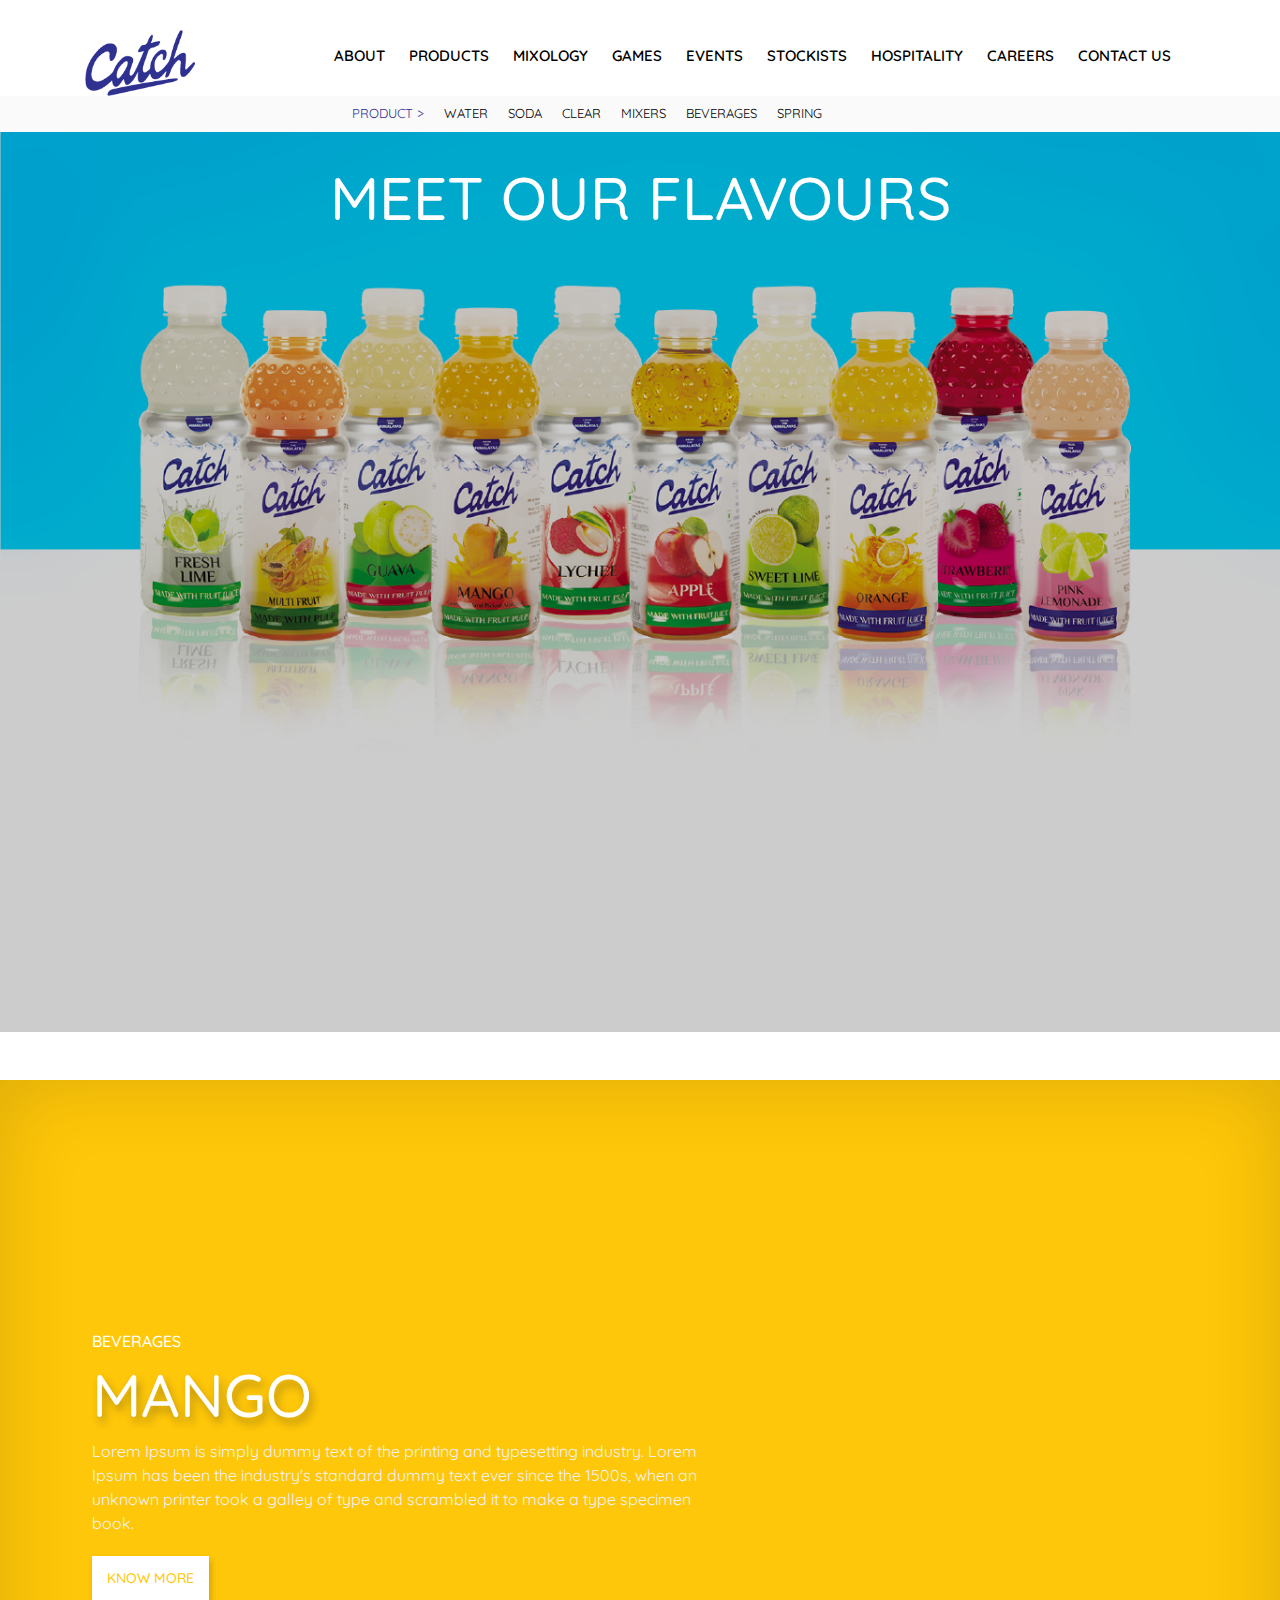
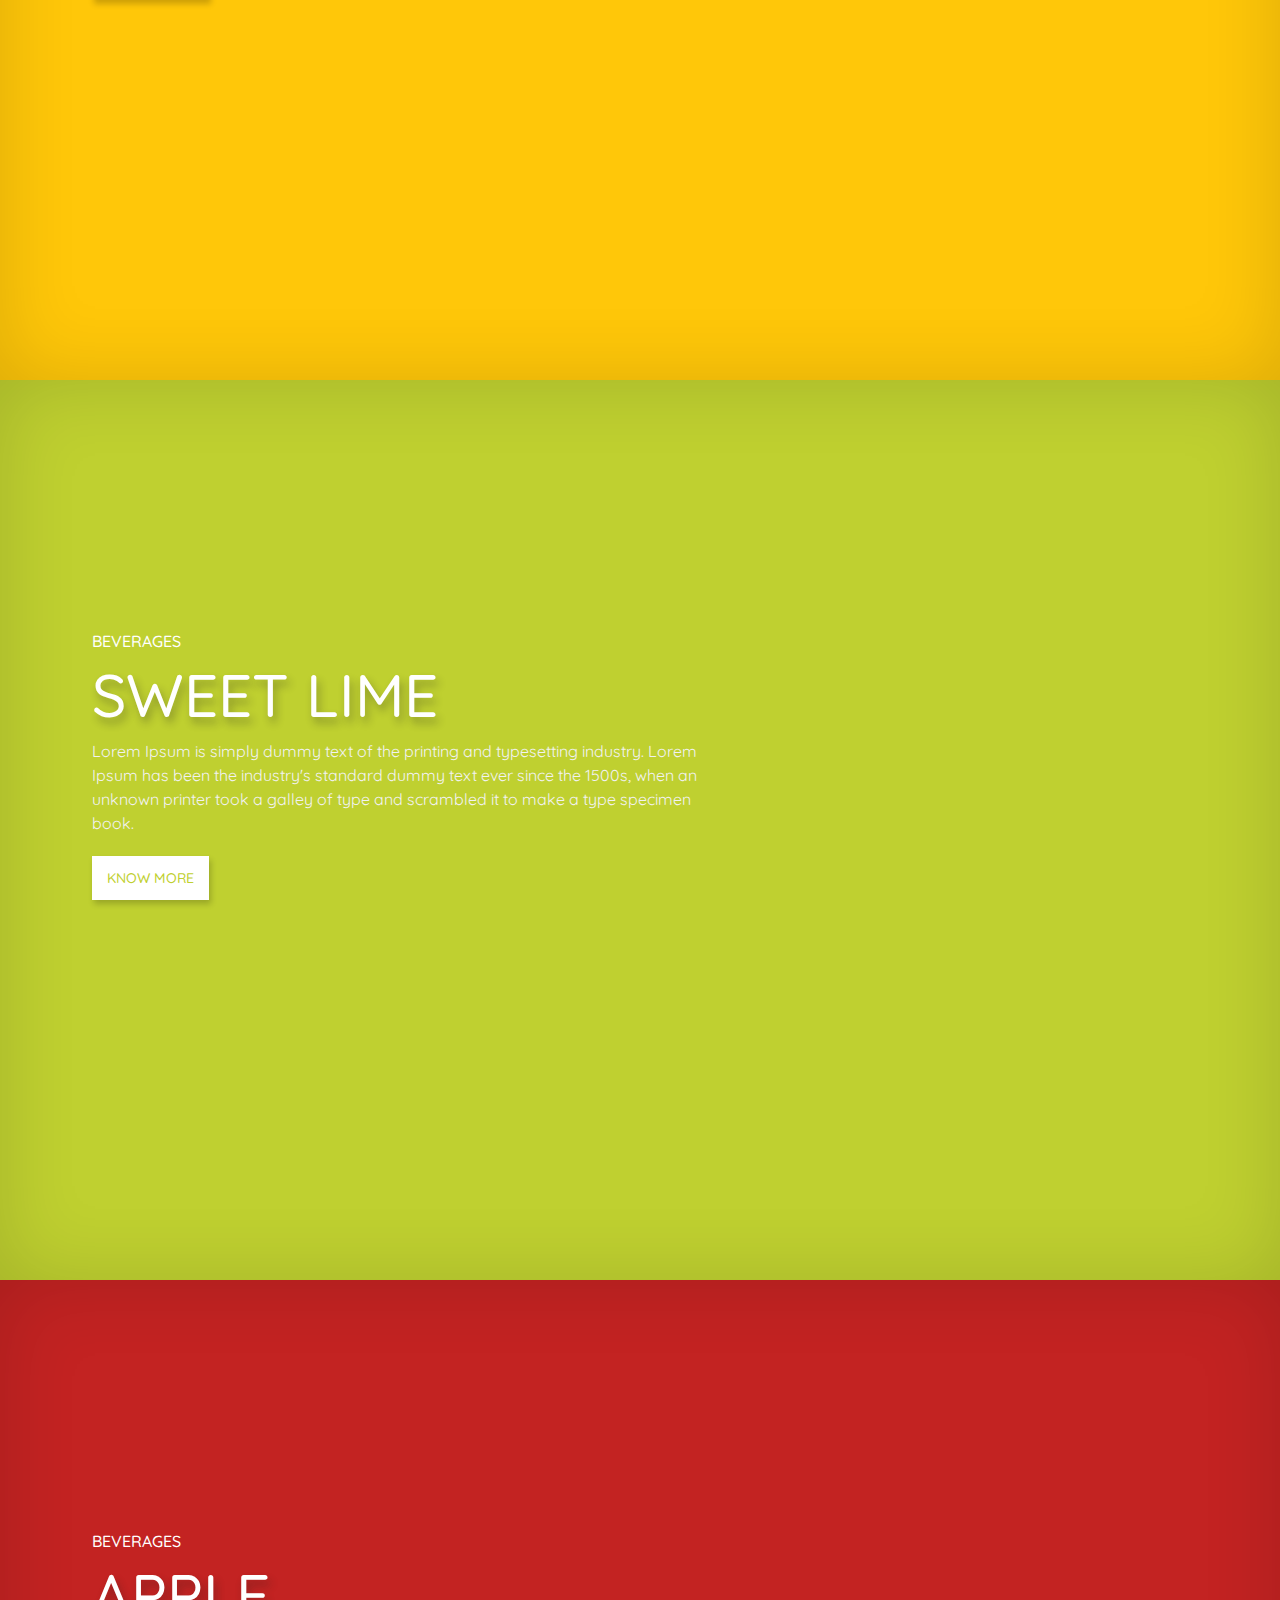
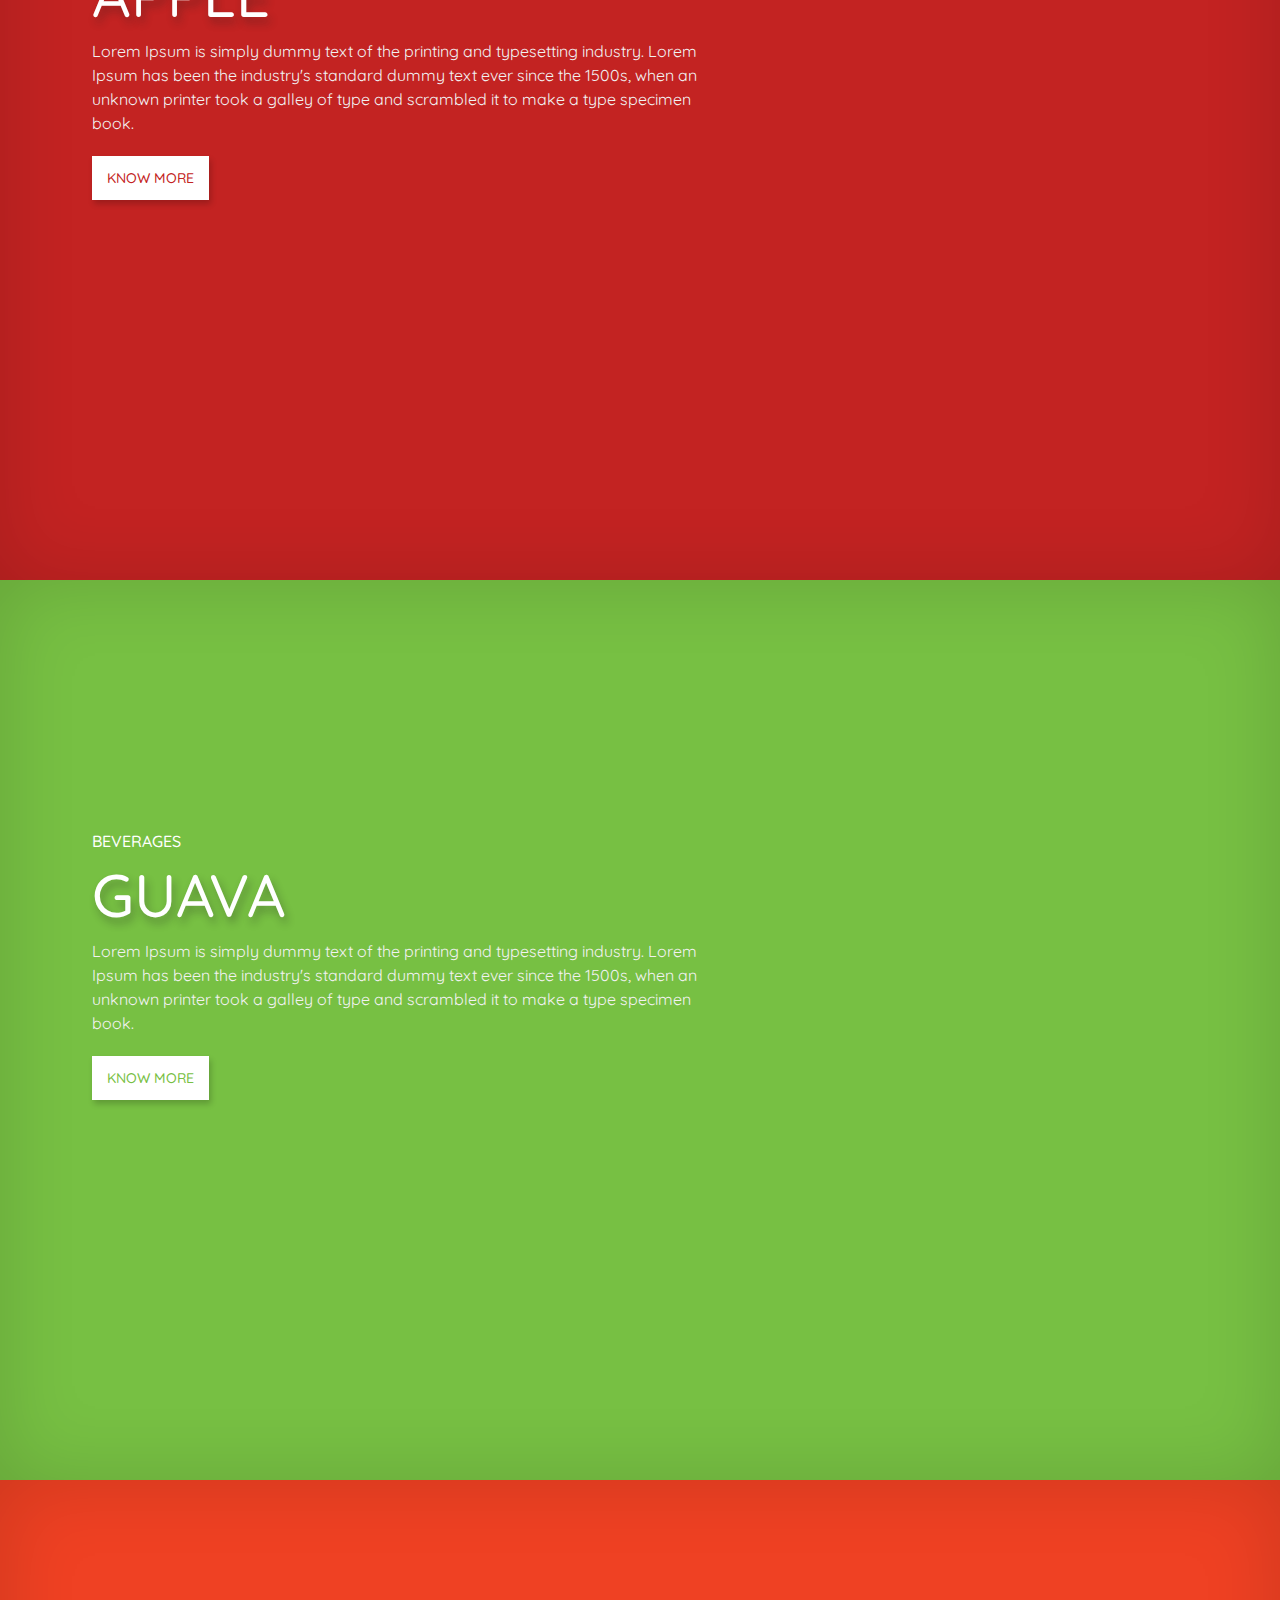
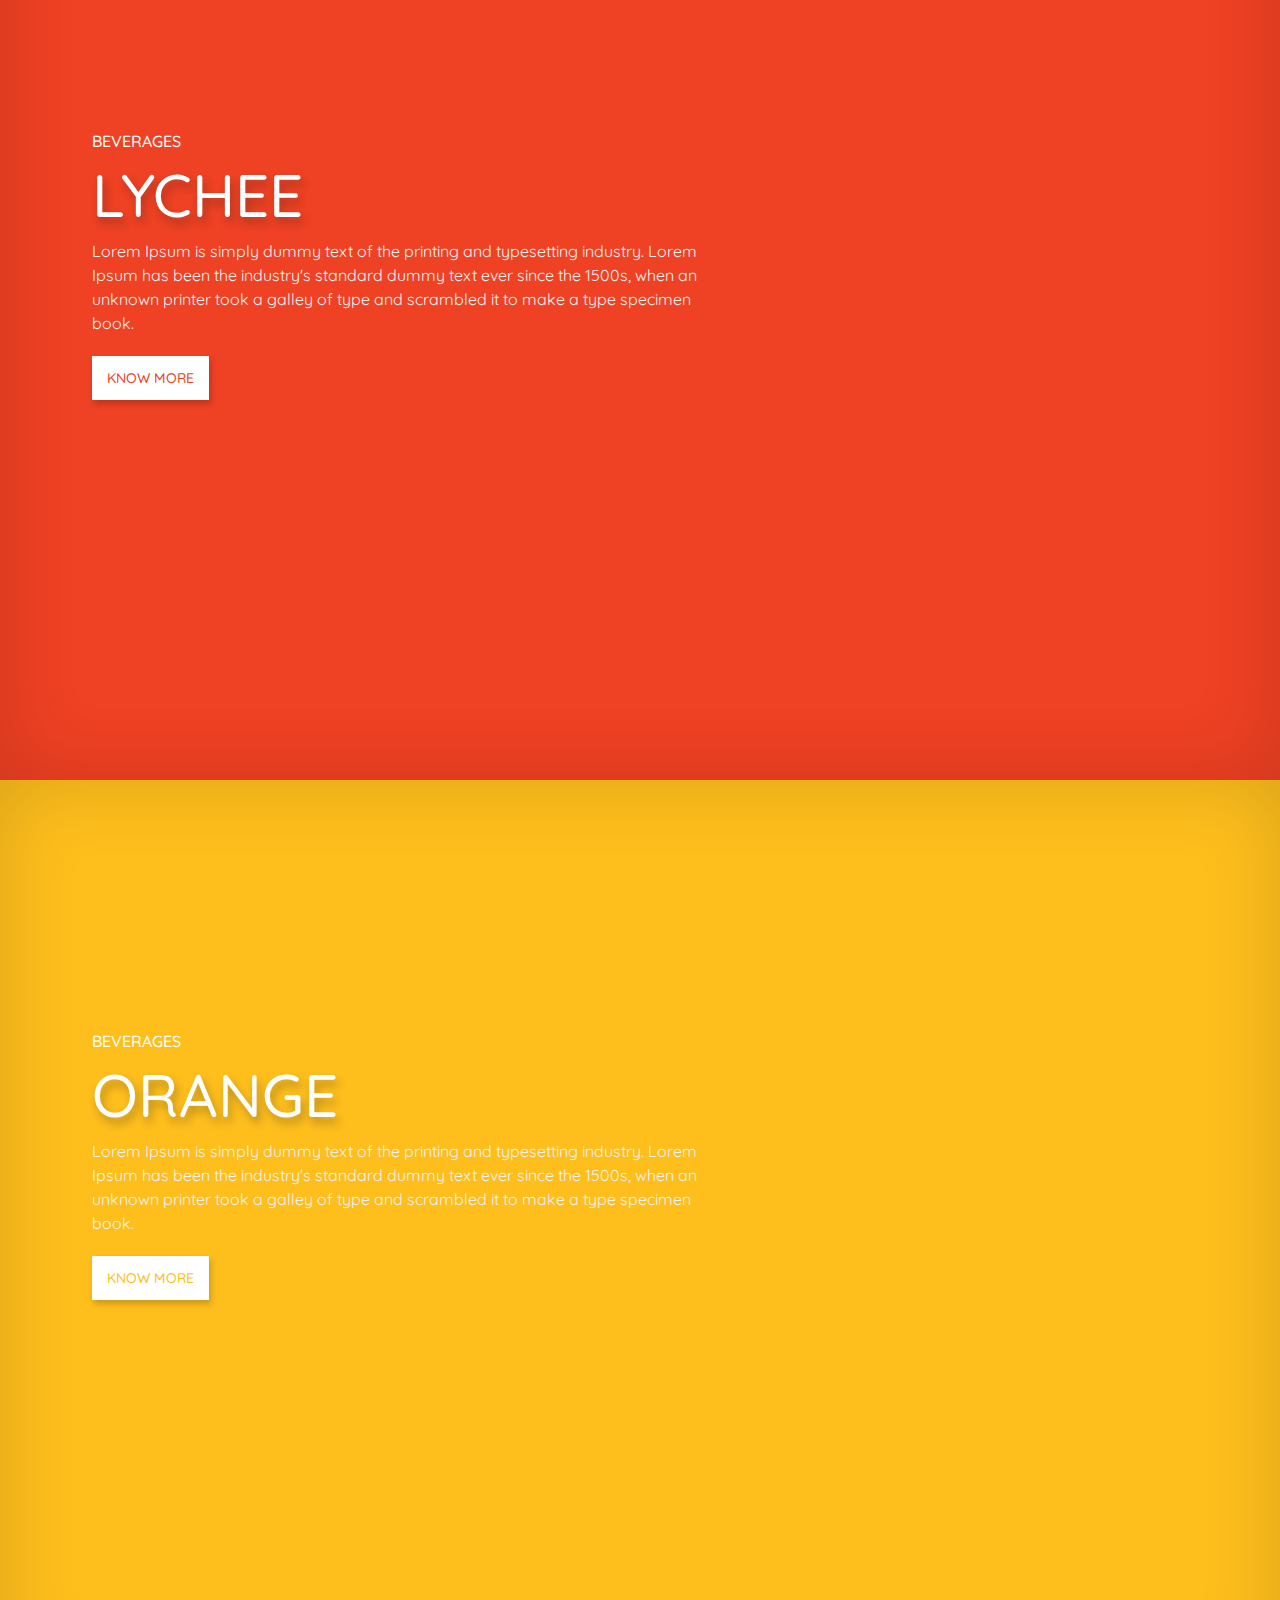
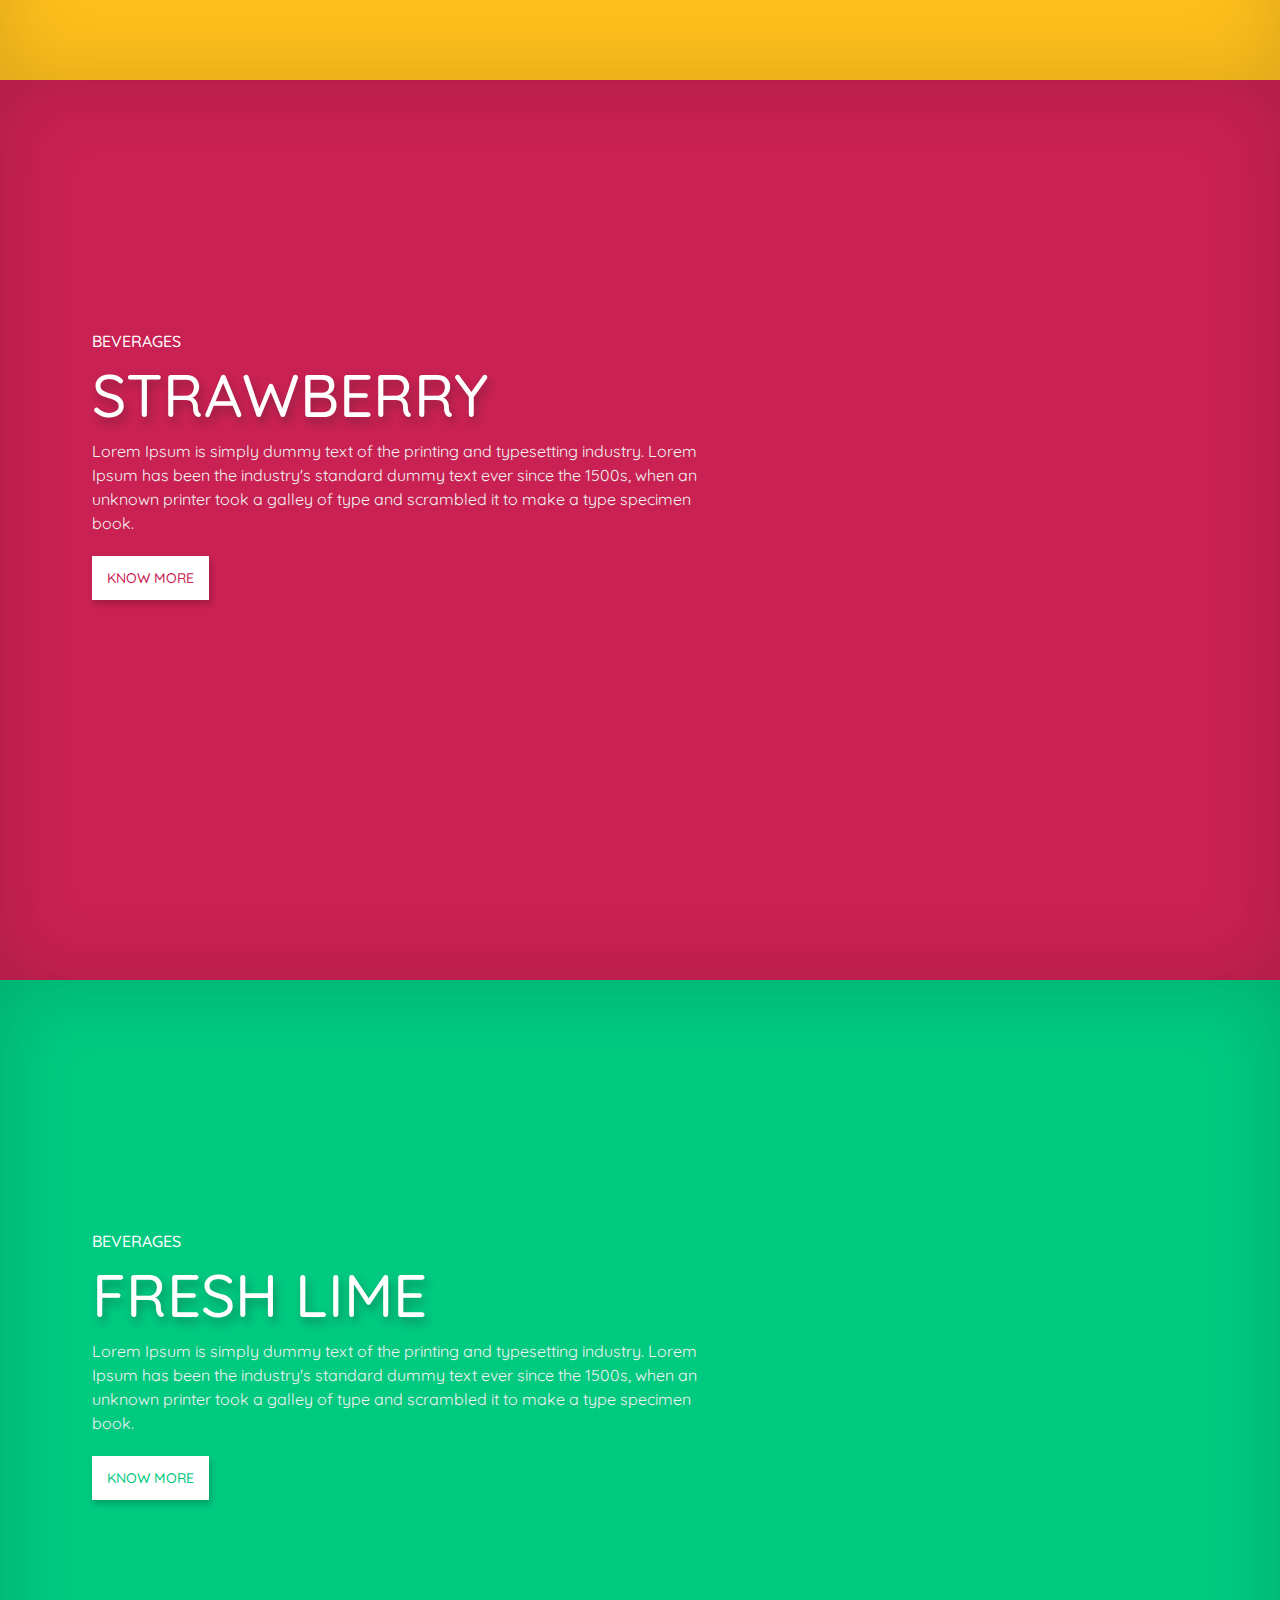
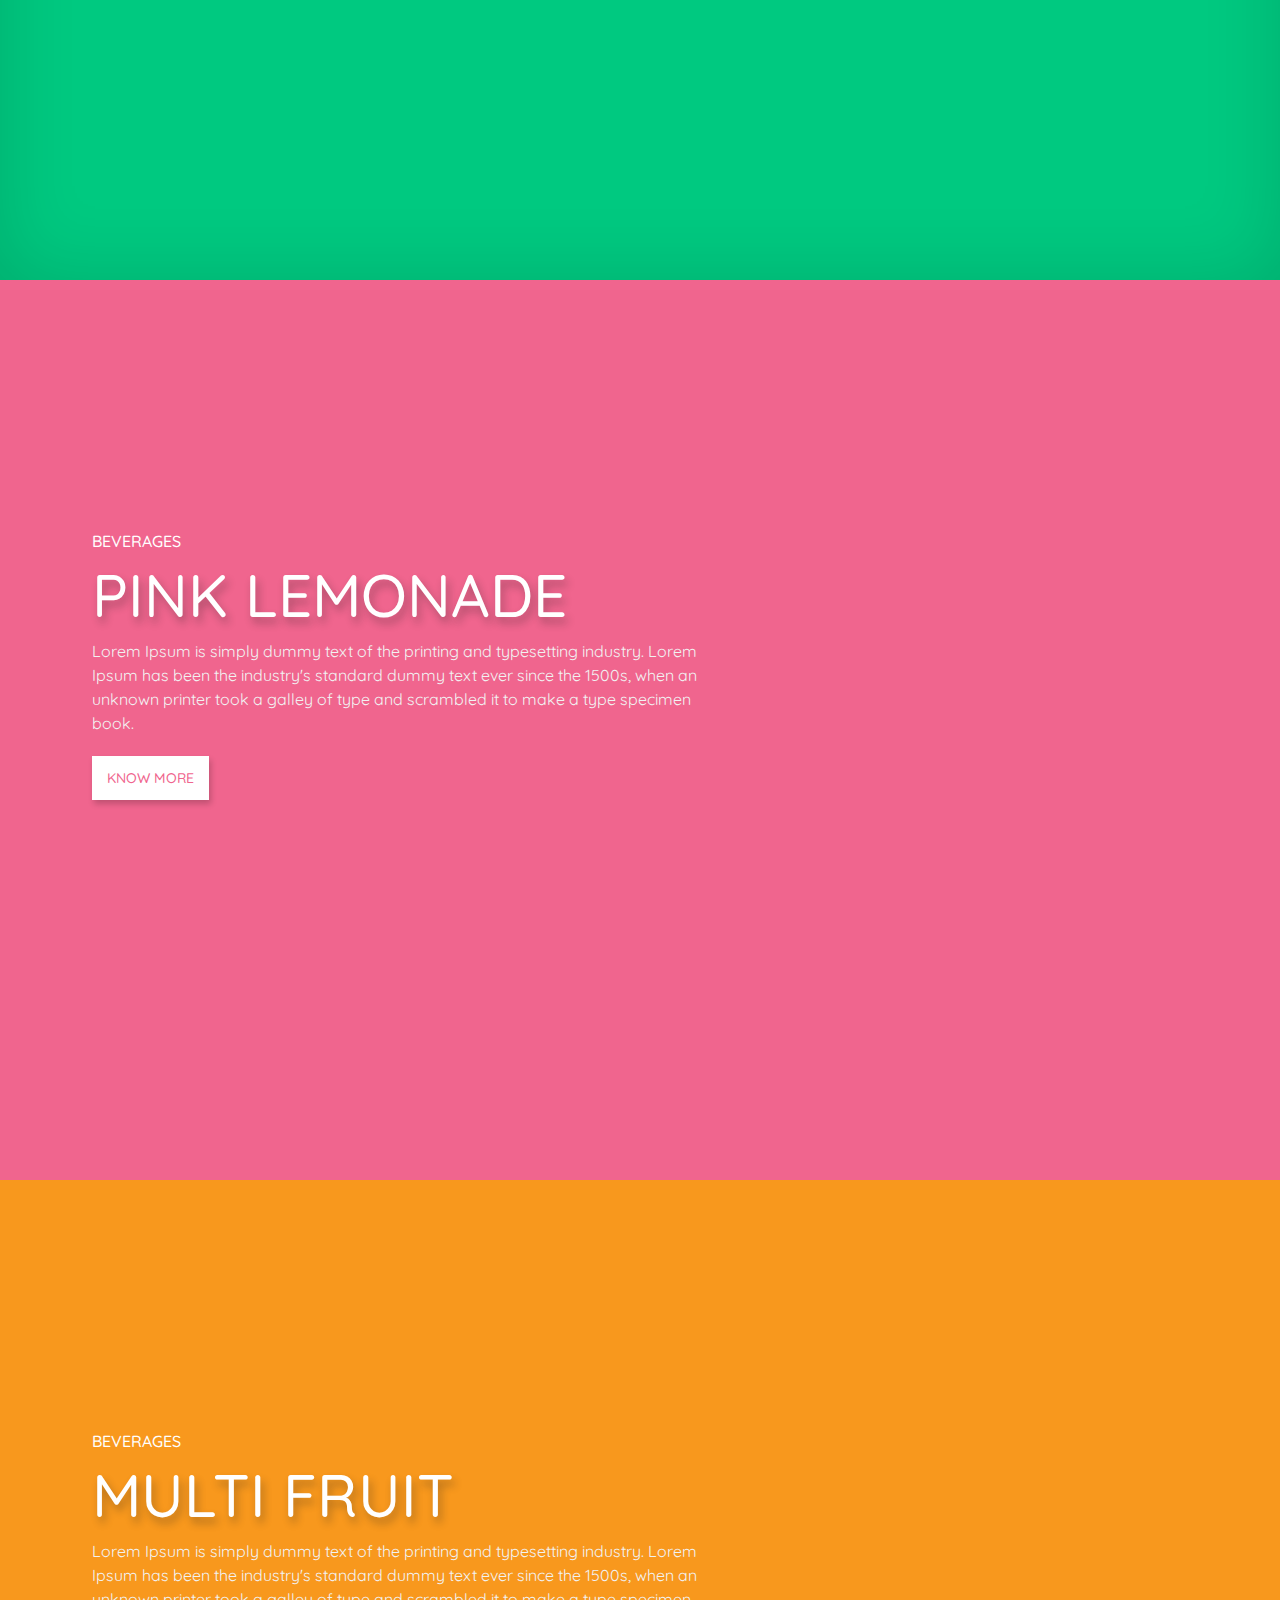
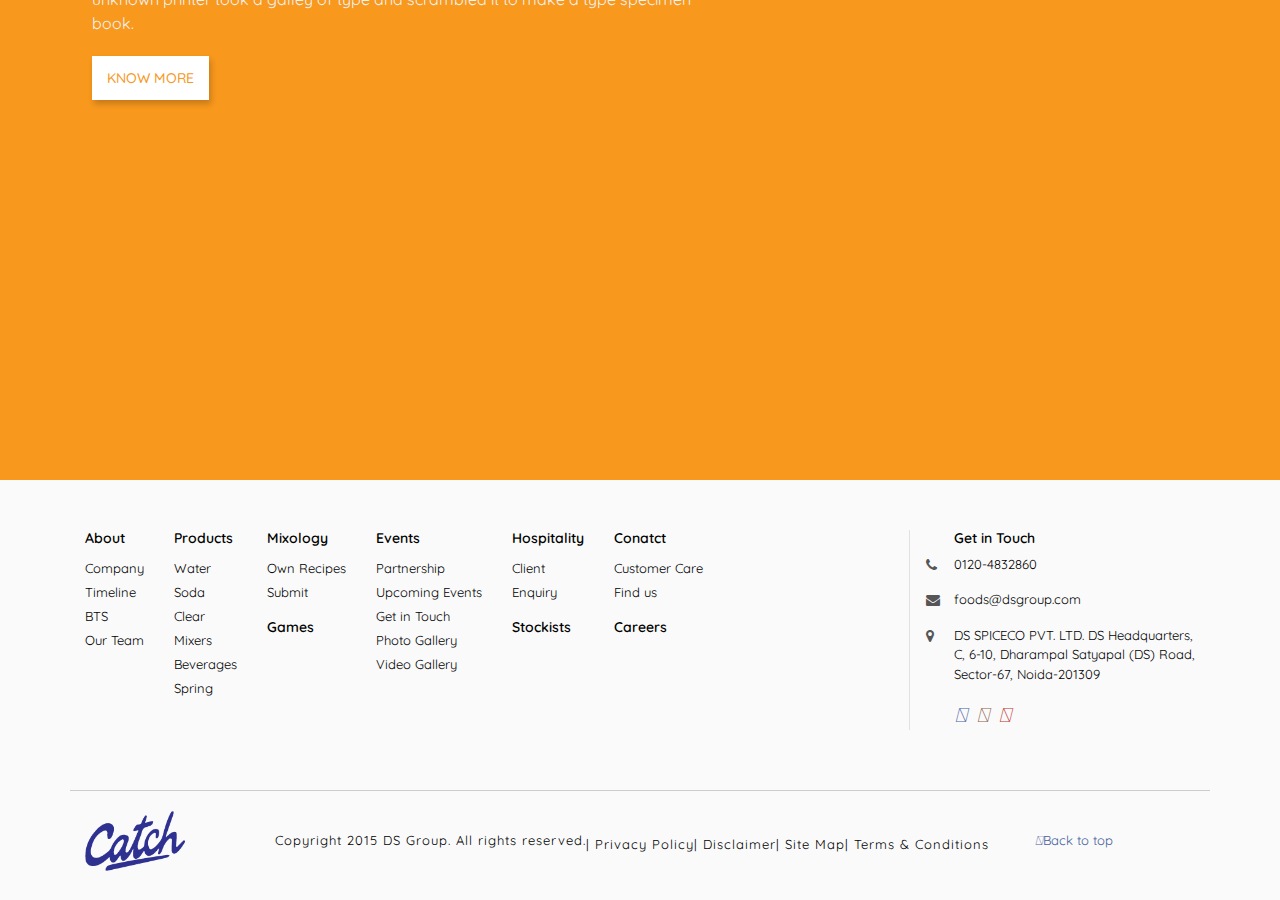
<file: index.html>
<!DOCTYPE html>
<html lang="en" >

<head>
  <meta charset="UTF-8">
  <title>Beverages</title>
  
    <link rel="stylesheet" href="css/style.css">
	<link rel="stylesheet" href="https://maxcdn.bootstrapcdn.com/bootstrap/4.0.0/css/bootstrap.min.css" integrity="sha384-Gn5384xqQ1aoWXA+058RXPxPg6fy4IWvTNh0E263XmFcJlSAwiGgFAW/dAiS6JXm" crossorigin="anonymous">
	 <link rel="stylesheet" href="https://use.fontawesome.com/releases/v5.8.1/css/all.css" integrity="sha384-50oBUHEmvpQ+1lW4y57PTFmhCaXp0ML5d60M1M7uH2+nqUivzIebhndOJK28anvf" crossorigin="anonymous">
	 	<link rel="stylesheet" type="text/css" href="https://maxcdn.bootstrapcdn.com/font-awesome/4.7.0/css/font-awesome.min.css">
	 
	 <link href="https://fonts.googleapis.com/css?family=Quicksand:400,500,600&display=swap" rel="stylesheet">
	
	<style>
	  .footer {
     text-transform: initial;
    position: absolute;
    width: 100%;
    height: 420px;
	letter-spacing: 0px;
    overflow: hidden;
    clip: rect(0, auto, auto, 0);
}


.section:nth-child(13) {
  background-color: #fafafa;
  color: #fff;
  top: 1120vh;
  z-index: 12;
}
.section:nth-child(13) .fixed {
  -webkit-transform: translate(-50%, -50%);
          transform: translate(-50%, -50%);
}



	</style>
  
</head>

<body>

<header id="header" class="header clearfix">
 <div class="header-wrap clearfix">
  	 
	 
<nav id="mainnav" class="mainnav">
<div class="container">
 <a href="#"><img src="img/logo.png" alt="image" style="width:110px;"></a>

    <ul class="main-menu">
	  <li><a href="#">ABOUT</a></li>
	  <li><a href="#">PRODUCTS</a></li>
	  <li><a href="#">MIXOLOGY</a></li>
	  <li><a href="#">GAMES</a></li>
	  <li><a href="#">EVENTS</a></li>
	  <li><a href="#">STOCKISTS</a></li>
	  <li><a href="#">HOSPITALITY</a></li>
	  <li><a href="#">CAREERS</a></li>
	  <li><a href="#">CONTACT US</a></li>
	</ul>
</div>

<div class="product-menu-row" style="padding:0; margin:0;">
<!-- <div class="container">	  -->
	    <ul class="product-menu">
		  <li><a href="#" style="color: #2f3191;">PRODUCT > </a></li>
		  <li><a href="#">WATER</a>
		    <ul class="sub-product">
			  <li><a href="">SPARKLING</a></li>
			  <li><a href="">STILL</a></li>
			  <li><a href="">PREMIUM MINERAL<br> WATER</a></li>
			  <li><a href="">REGULAR MINERAL<br> WATER</a></li>
			</ul>
		  </li>
		  <li><a href="#">SODA</a>
		   <ul class="sub-product">
			  <li><a href="">CLUB SODA</a></li>
			  <li><a href="">PREMIUM BLACK<br> SODA</a></li>
			</ul>
		  </li>
		  <li><a href="#">CLEAR</a>
		    <ul class="sub-product">
			  <li><a href="">PEACH</a></li>
			  <li><a href="">LEMON AND LIME</a></li>
			  <li><a href="">BLACK CURRANT</a></li>
			  <li><a href="">GREEN APPLE</a></li>oo
			</ul>
		  </li>
		  <li><a href="#">MIXERS</a>
		    <ul class="sub-product">
			  <li><a href="">TONIC WATER</a></li>
			  <li><a href="">GINGER APPLE</a></li>
			</ul>
		  </li>
		  <li><a href="#">BEVERAGES</a>
		    <ul class="sub-product">
			  <li><a href="">MANGO</a></li>
			  <li><a href="">SWEET LIME</a></li>
			  <li><a href="">APPLE</a></li>
			  <li><a href="">GUAVA</a></li>
			  <li><a href="">LYCHEE</a></li>
			  <li><a href="">ORANGE</a></li>
			  <li><a href="">STRAWBERRY</a></li>
			  <li><a href="">FRESH LIME</a></li>
			  <li><a href="">PINK LEMONADE</a></li>
			  <li><a href="">MULTI FRUIT</a></li>
			</ul>
		  </li>
		  <li><a href="#">SPRING</a>
		    <ul class="sub-product">
			  <li><a href="">COLA</a></li>
			  <li><a href="">LEMON</a></li>
			  <li><a href="">ORANGE</a></li>
			  <li><a href="">SPRINT UP</a></li>
			  <li><a href="">JIRA DIGESTIVE</a></li>
			  <li><a href="">DIET COLA</a></li>
			</ul>
		  </li>
		</ul>
      <!-- </div> -->
	</div>
</nav>
	
   	
 </div>	
</header>

  
<div class="section">
   <div class="over"></div>
    <div class="banner-hed"><h1 style="font-size:60px; text-transform:uppercase;">Meet Our Flavours</h1></div>
	<svg class="arrows">
							<path class="a1" d="M0 0 L30 32 L60 0"></path>
							<path class="a2" d="M0 20 L30 52 L60 20"></path>
							<path class="a3" d="M0 40 L30 72 L60 40"></path>
			</svg>
   <img style="width:100%;" src="img/banner.png"> 
</div>

<div class="section">
 <div class="row">
  <div class="col-md-6 cont">
    <h6>BEVERAGES</h6>
    <h1>MANGO</h1>
    <p>Lorem Ipsum is simply dummy text of the printing and typesetting industry. Lorem Ipsum has been the industry's standard dummy text ever since the 1500s, when an unknown printer took a galley of type and scrambled it to make a type specimen book.</p>
	<a class="button" style="color:#ffc709;" href="mango.html">KNOW MORE</a>
  </div>

  <div class="col-md-6 fixed">
     <img src="img/b1.png">
  </div>
 </div> 
</div>

<div class="section">
   <div class="row">
  <div class="col-md-6 cont">
    <h6>BEVERAGES</h6>
    <h1>SWEET LIME</h1>
    <p>Lorem Ipsum is simply dummy text of the printing and typesetting industry. Lorem Ipsum has been the industry's standard dummy text ever since the 1500s, when an unknown printer took a galley of type and scrambled it to make a type specimen book.</p>
	<a class="button" style="color:#bfd030;"  href="sweet-lime.html">KNOW MORE</a>
  </div>

  <div class="col-md-6 fixed">
     <img src="img/b2.png">
  </div>
 </div> 
</div>

<div class="section">
   <div class="row">
  <div class="col-md-6 cont">
    <h6>BEVERAGES</h6>
    <h1>APPLE</h1>
    <p>Lorem Ipsum is simply dummy text of the printing and typesetting industry. Lorem Ipsum has been the industry's standard dummy text ever since the 1500s, when an unknown printer took a galley of type and scrambled it to make a type specimen book.</p>
	<a class="button" style="color:#c32322;"  href="apple.html">KNOW MORE</a>
  </div>

  <div class="col-md-6 fixed">
     <img src="img/b3.png">
  </div>
 </div> 
</div>

<div class="section">
   <div class="row">
  <div class="col-md-6 cont">
    <h6>BEVERAGES</h6>
    <h1>GUAVA</h1>
    <p>Lorem Ipsum is simply dummy text of the printing and typesetting industry. Lorem Ipsum has been the industry's standard dummy text ever since the 1500s, when an unknown printer took a galley of type and scrambled it to make a type specimen book.</p>
	<a class="button" style="color:#77c043;"  href="guava.html">KNOW MORE</a>
  </div>

  <div class="col-md-6 fixed">
     <img src="img/b4.png">
  </div>
 </div> 
</div>

<div class="section">
   <div class="row">
  <div class="col-md-6 cont">
    <h6>BEVERAGES</h6>
    <h1>LYCHEE</h1>
    <p>Lorem Ipsum is simply dummy text of the printing and typesetting industry. Lorem Ipsum has been the industry's standard dummy text ever since the 1500s, when an unknown printer took a galley of type and scrambled it to make a type specimen book.</p>
	<a class="button" style="color:#ef4123;"  href="lychee.html">KNOW MORE</a>
  </div>

  <div class="col-md-6 fixed">
     <img src="img/b5.png">
  </div>
 </div> 
</div>

<div class="section">
   <div class="row">
  <div class="col-md-6 cont">
    <h6>BEVERAGES</h6>
    <h1>ORANGE</h1>
    <p>Lorem Ipsum is simply dummy text of the printing and typesetting industry. Lorem Ipsum has been the industry's standard dummy text ever since the 1500s, when an unknown printer took a galley of type and scrambled it to make a type specimen book.</p>
	<a class="button" style="color:#febe1c;"  href="orange.html">KNOW MORE</a>
  </div>

  <div class="col-md-6 fixed">
     <img src="img/b6.png">
  </div>
 </div> 
</div>

<div class="section">
   <div class="row">
  <div class="col-md-6 cont">
    <h6>BEVERAGES</h6>
    <h1>STRAWBERRY</h1>
    <p>Lorem Ipsum is simply dummy text of the printing and typesetting industry. Lorem Ipsum has been the industry's standard dummy text ever since the 1500s, when an unknown printer took a galley of type and scrambled it to make a type specimen book.</p>
	<a class="button" style="color:#c92153;"  href="strawberry.html">KNOW MORE</a>
  </div>

  <div class="col-md-6 fixed">
     <img src="img/b7.png">
  </div>
 </div> 
</div>

<div class="section">
   <div class="row">
  <div class="col-md-6 cont">
    <h6>BEVERAGES</h6>
    <h1>FRESH LIME</h1>
    <p>Lorem Ipsum is simply dummy text of the printing and typesetting industry. Lorem Ipsum has been the industry's standard dummy text ever since the 1500s, when an unknown printer took a galley of type and scrambled it to make a type specimen book.</p>
	<a class="button" style="color:#00c980;"  href="fresh-lime.html">KNOW MORE</a>
  </div>

  <div class="col-md-6 fixed">
     <img src="img/b8.png">
  </div>
 </div> 
</div>

<div class="section">
   <div class="row">
  <div class="col-md-6 cont">
    <h6>BEVERAGES</h6>
    <h1>PINK LEMONADE</h1>
    <p>Lorem Ipsum is simply dummy text of the printing and typesetting industry. Lorem Ipsum has been the industry's standard dummy text ever since the 1500s, when an unknown printer took a galley of type and scrambled it to make a type specimen book.</p>
	<a class="button" style="color:#f0658e;"  href="pink-lemonade.html">KNOW MORE</a>
  </div>

  <div class="col-md-6 fixed">
     <img src="img/b9.png">
  </div>
 </div> 
</div>

<div class="section">
   <div class="row">
  <div class="col-md-6 cont">
    <h6>BEVERAGES</h6>
    <h1>MULTI FRUIT</h1>
    <p>Lorem Ipsum is simply dummy text of the printing and typesetting industry. Lorem Ipsum has been the industry's standard dummy text ever since the 1500s, when an unknown printer took a galley of type and scrambled it to make a type specimen book.</p>
	<a class="button" style="color:#f8981d;"  href="multi-fruit.html">KNOW MORE</a>
  </div>

  <div class="col-md-6 fixed">
     <img src="img/b10.png">
  </div>
 </div> 
</div>

<div class="section footer">
   <div class="container"> 
     <div class="row">
	  <div class="col-md-9">
	   <div class="footer-col">	   
	     <ul>
		   <h6><a href="">About</a></h6>
		   <li><a href="">Company</a></li>
		   <li><a href="">Timeline</a></li>
		   <li><a href="">BTS</a></li>
		   <li><a href="">Our Team</a></li>
		 </ul>
	   </div>
	   
	   <div class="footer-col">
	      <ul>
		    <h6><a href="">Products</a></h6>
		    <li><a href="">Water</a></li>
			<li><a href="">Soda</a></li>
			<li><a href="">Clear</a></li>
			<li><a href="">Mixers</a></li>
			<li><a href="">Beverages</a></li>
			<li><a href="">Spring</a></li>
		  </ul>
	   </div>
	   
	   <div class="footer-col">
	     <ul>
            <h6><a href="">Mixology</a></h6>
		    <li><a href="">Own Recipes</a></li>
			<li><a href="">Submit</a></li>			
		 </ul>
		 
		 <h6><a href="">Games</a></h6>
	   </div>
	   
	   <div class="footer-col">
	     <ul>
		   <h6><a href="">Events</a></h6>
		   <li><a href="">Partnership</a></li>
		   <li><a href="">Upcoming Events</a></li>
		   <li><a href="">Get in Touch</a></li>
		   <li><a href="">Photo Gallery</a></li>
		   <li><a href="">Video Gallery</a></li>
		 </ul>
	   </div>
	   
	   <div class="footer-col">
		   
         <ul>
		   <h6><a href="">Hospitality</a></h6>
		   <li><a href="">Client</a></li>
		   <li><a href="">Enquiry</a></li>
		 </ul>
		 
		 <h6><a href="">Stockists</a></h6>
		 
	   </div>
	   
	   <div class="footer-col">
	   
         <ul>
		   <h6><a href="">Conatct</a></h6>
		   <li><a href="">Customer Care</a></li>
		   <li><a href="">Find us</a></li>
		 </ul>
		 
		 <h6><a href="">Careers</a></h6>
		 
	   </div>
	   
	    <div  style="border-right: 1px solid #ccc; height:200px;" class="border-right"></div>
	   
	  </div>
	   
	   
	   <div class="col-md-3">
	      <div class="cont-detail">
		    <h6>Get in Touch</h6>
		    <p class="phone"><a href="tel:0120-4832860">0120-4832860</a></p>
			<p class="mail"><a href="mailto:foods@dsgroup.com">foods@dsgroup.com</a></p>
			<p class="add">DS SPICECO PVT. LTD. DS Headquarters,<br>C, 6-10, Dharampal Satyapal (DS) Road,<br> Sector-67, Noida-201309</p>
		  </div>
          <div class="social-icons">
		     <ul>
			   <li><a href="#"><i class="fab fa-facebook-square"></i></a></li>
			   <li><a href="#"><i class="fab fa-instagram"></i></a></li>
			   <li><a href="#"><i class="fab fa-youtube"></i></a></li>
			 </ul>
		  </div>		  
	   </div>
	   
	 </div>
	 
	 <div class="row bottom-footer">
	   <div class="col-md-2">
	      <img style="width:100px;" src="img/logo.png">
	   </div>
	   <div class="col-md-8">
	      <ul style="margin-top:20px;">
		    <li><p>Copyright 2015 DS Group. All rights reserved.</p></li>
			<li><a href="">| Privacy Policy</a></li>
			<li><a href="">| Disclaimer</a></li>
			<li><a href="">| Site Map</a></li>
			<li><a href="">| Terms & Conditions</a></li>
		  </ul>
	   </div>
	   <div class="col-md-2">
	      <p style="margin-top:20px;"><a style="color:#45619d;" href="#"><i class="fas fa-arrow-up"></i>Back to top</a></p>
	   </div>
	 </div>
	 
   </div>
</div>


  <script src='https://code.jquery.com/jquery-2.2.4.min.js'></script>

</body>

</html>
</file>
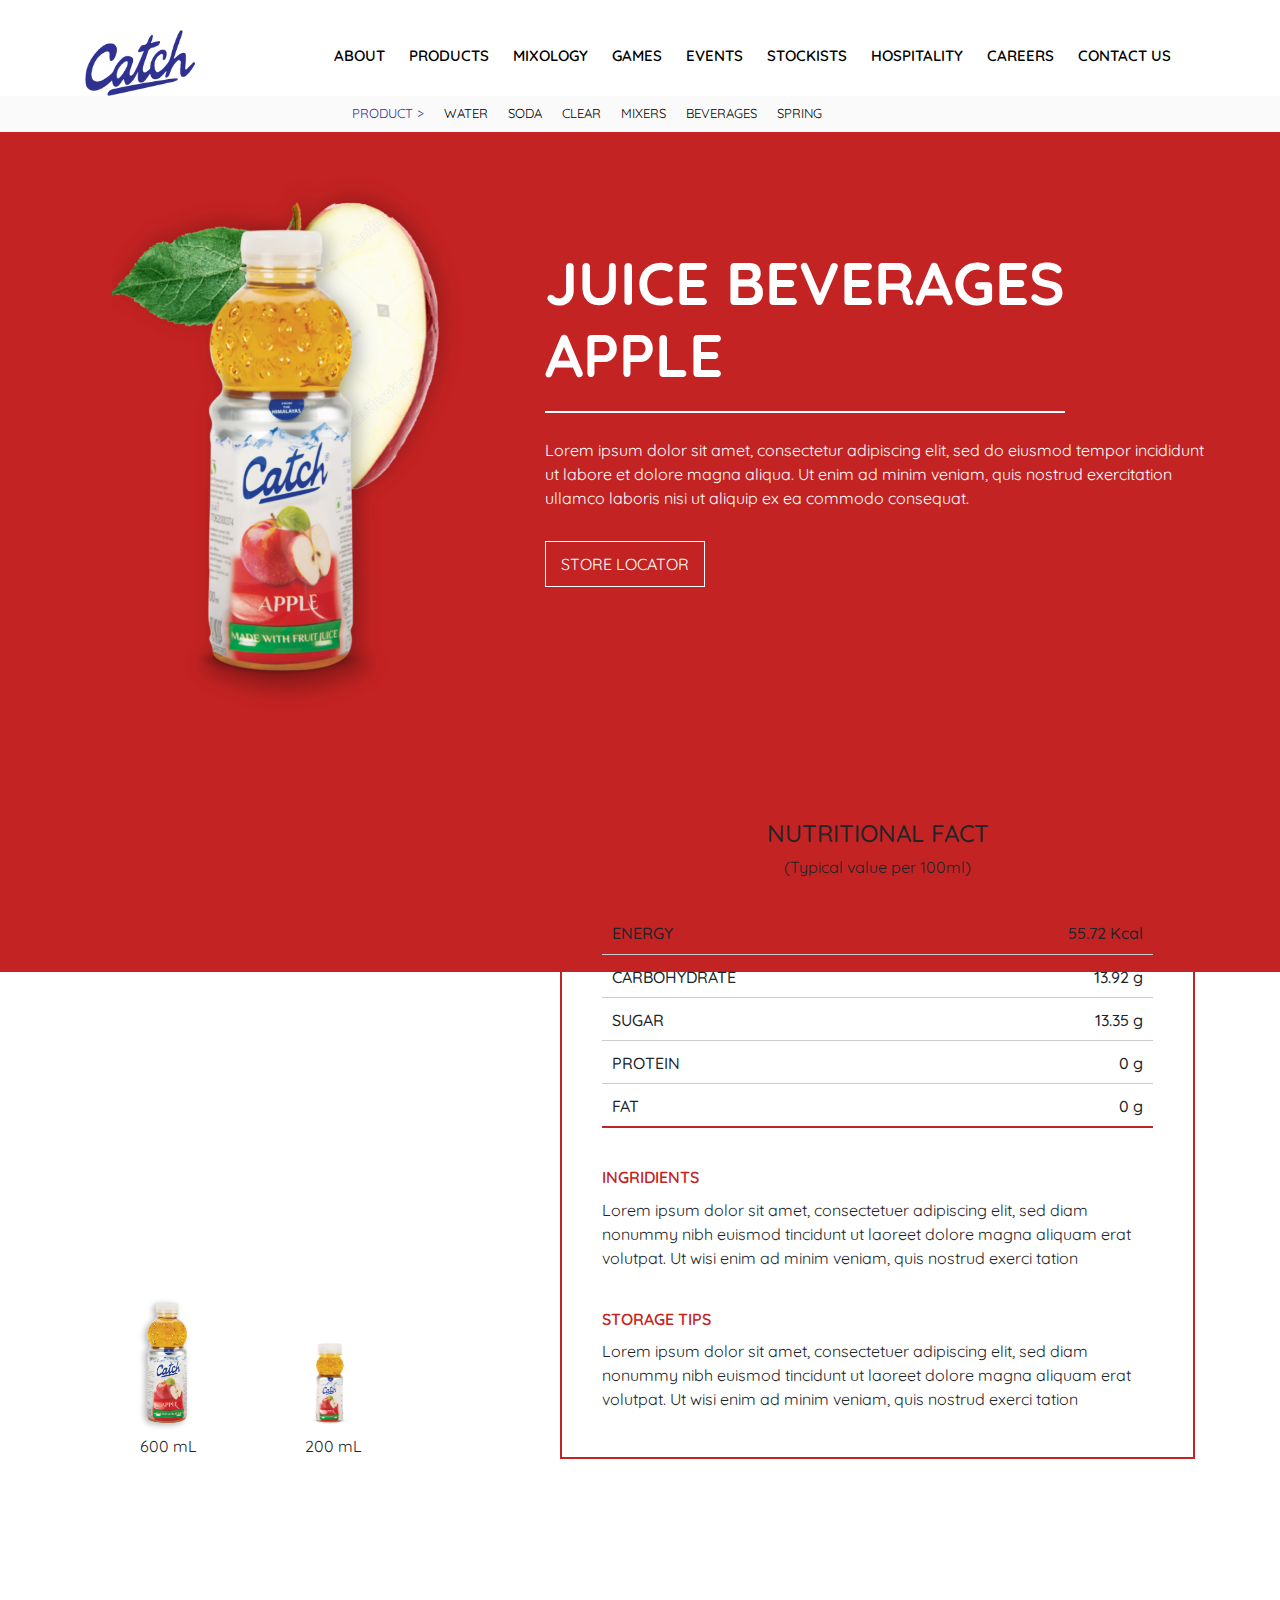
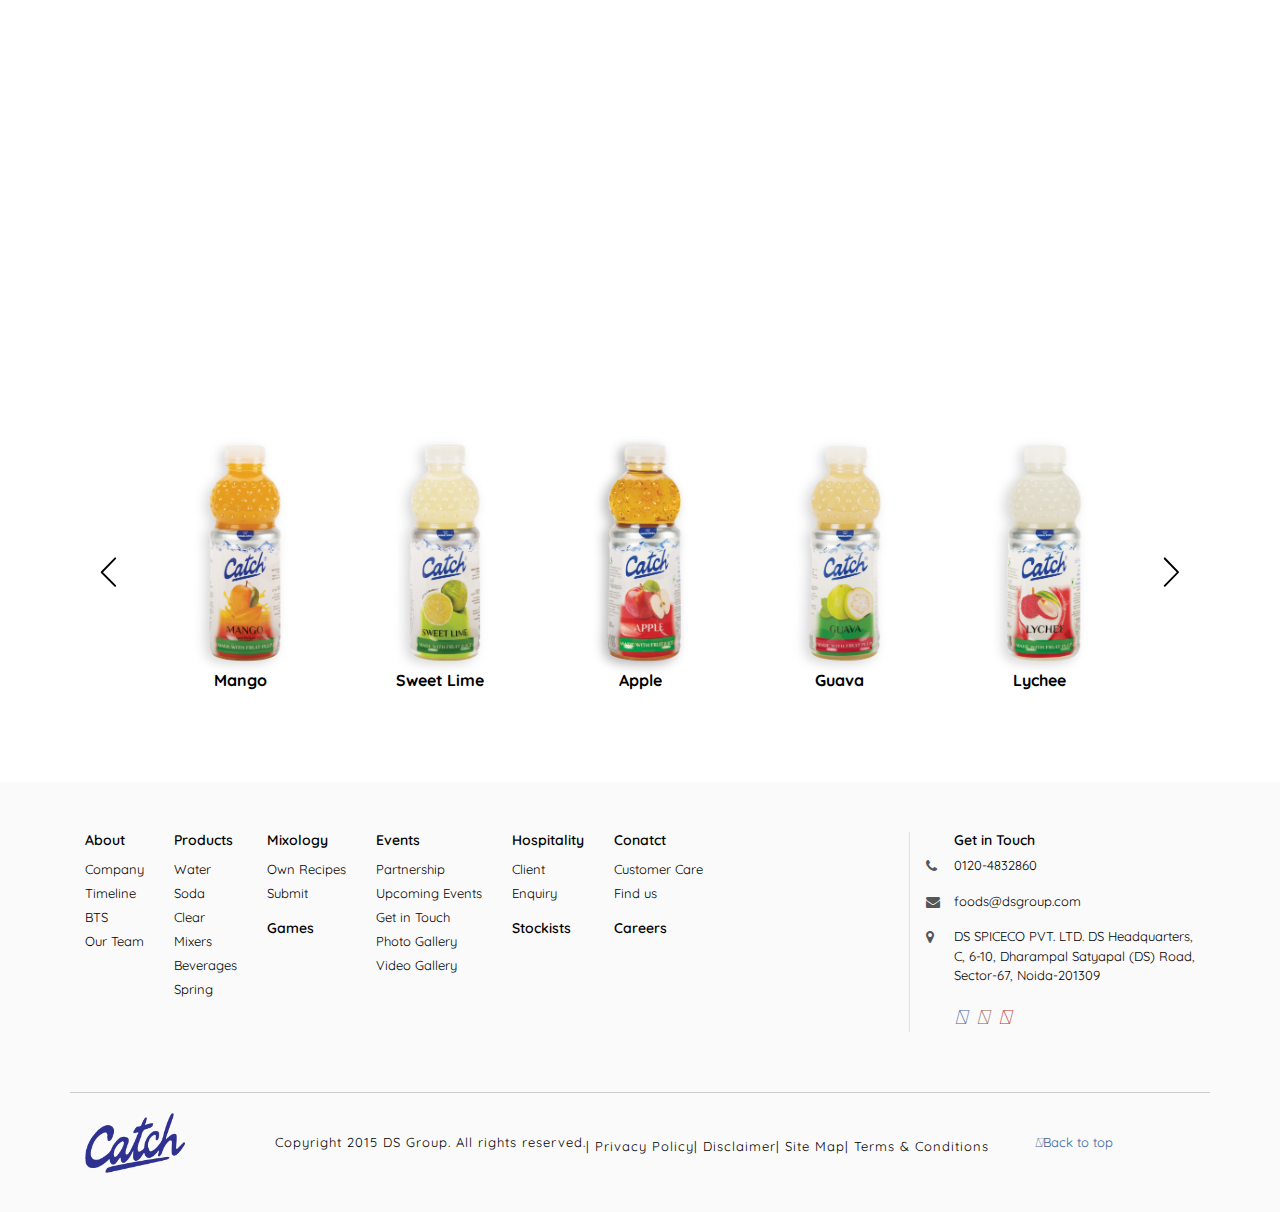
<file: apple.html>
<!DOCTYPE html>
<html lang="en" >

<head>
  <meta charset="UTF-8">
  <title>Apple</title>
  
    <link rel="stylesheet" href="css/style.css">
	<link rel="stylesheet" href="https://maxcdn.bootstrapcdn.com/bootstrap/4.0.0/css/bootstrap.min.css" integrity="sha384-Gn5384xqQ1aoWXA+058RXPxPg6fy4IWvTNh0E263XmFcJlSAwiGgFAW/dAiS6JXm" crossorigin="anonymous">
	<link rel="stylesheet" href="https://use.fontawesome.com/releases/v5.8.1/css/all.css" integrity="sha384-50oBUHEmvpQ+1lW4y57PTFmhCaXp0ML5d60M1M7uH2+nqUivzIebhndOJK28anvf" crossorigin="anonymous">
	<link rel="stylesheet" type="text/css" href="https://maxcdn.bootstrapcdn.com/font-awesome/4.7.0/css/font-awesome.min.css">
	 
	 <link href="https://fonts.googleapis.com/css?family=Quicksand:400,500,600&display=swap" rel="stylesheet">
	
	<style>
	  .footer {
     text-transform: initial;
    position: absolute;
    width: 100%;
    height: 430px;
    overflow: hidden;
    clip: rect(0, auto, auto, 0);
}

.section:nth-child(13) {
  background-color: #fff;
  color: #fff;
  top: 1120vh;
  z-index: 12;
}
.section:nth-child(13) .fixed {
  -webkit-transform: translate(-50%, -50%);
          transform: translate(-50%, -50%);
}

.more-cont {
       background-color: #c32322;
}

.nutritional-fact {
    margin-bottom: 70px;
    margin-top: 50px;
    margin-left: 0;
    padding: 30px 40px;
    border: 2px solid #c32322;
    margin-right: 0;
}
.main-hed {
    margin-bottom: 30px;
    text-align: center;
}
ul.nurients {
    padding:0px;
}

ul.nurients li {
    padding: 13px 10px 2px 10px;
    list-style-type: none;
}

ul.nurients li h6 span {
    float: right;
}

ul.nurients {
    border-top: 2px solid #c32322;
    padding: 0px;
    border-bottom: 2px solid #c32322;
}

.more-detail h6 {
    margin-bottom: 10px;
    font-weight: 600;
    color: #c32322;
}

ul.nurients li.bb {
    border-bottom: 1px solid #ccc;
}

.banner2 {
     background: linear-gradient(45deg,#c32322,#ab2e2f);
    text-align: center;
    padding: 70px 0;
	    color: #fff;
}
a.buy-button {
    box-shadow: 2px 4px 6px rgb(0,0,0,0.2);
    color: #c32322;
    text-decoration: none;
    background: #fff;
    padding: 12px 20px;
}
	</style>
  
</head>

<body>

<header id="header" class="header clearfix">
 <div class="header-wrap clearfix">
  	 
	 
<nav id="mainnav" class="mainnav">
<div class="container">
 <a href="#"><img src="img/logo.png" alt="image" style="width:110px;"></a>

    <ul class="main-menu">
	  <li><a href="#">ABOUT</a></li>
	  <li><a href="#">PRODUCTS</a></li>
	  <li><a href="#">MIXOLOGY</a></li>
	  <li><a href="#">GAMES</a></li>
	  <li><a href="#">EVENTS</a></li>
	  <li><a href="#">STOCKISTS</a></li>
	  <li><a href="#">HOSPITALITY</a></li>
	  <li><a href="#">CAREERS</a></li>
	  <li><a href="#">CONTACT US</a></li>
	</ul>
</div>

<div class="product-menu-row" style="padding:0; margin:0;">
<!-- <div class="container">	  -->
	    <ul class="product-menu">
		  <li><a href="#" style="color: #2f3191;">PRODUCT > </a></li>
		  <li><a href="#">WATER</a>
		    <ul class="sub-product">
			  <li><a href="">SPARKLING</a></li>
			  <li><a href="">STILL</a></li>
			  <li><a href="">PREMIUM MINERAL<br> WATER</a></li>
			  <li><a href="">REGULAR MINERAL<br> WATER</a></li>
			</ul>
		  </li>
		  <li><a href="#">SODA</a>
		   <ul class="sub-product">
			  <li><a href="">CLUB SODA</a></li>
			  <li><a href="">PREMIUM BLACK<br> SODA</a></li>
			</ul>
		  </li>
		  <li><a href="#">CLEAR</a>
		    <ul class="sub-product">
			  <li><a href="">PEACH</a></li>
			  <li><a href="">LEMON AND LIME</a></li>
			  <li><a href="">BLACK CURRANT</a></li>
			  <li><a href="">GREEN APPLE</a></li>
			</ul>
		  </li>
		  <li><a href="#">MIXERS</a>
		    <ul class="sub-product">
			  <li><a href="">TONIC WATER</a></li>
			  <li><a href="">GINGER APPLE</a></li>
			</ul>
		  </li>
		  <li><a href="index.html">BEVERAGES</a>
		    <ul class="sub-product">
			  <li><a href="">MANGO</a></li>
			  <li><a href="">SWEET LIME</a></li>
			  <li><a href="">APPLE</a></li>
			  <li><a href="">GUAVA</a></li>
			  <li><a href="">LYCHEE</a></li>
			  <li><a href="">ORANGE</a></li>
			  <li><a href="">STRAWBERRY</a></li>
			  <li><a href="">FRESH LIME</a></li>
			  <li><a href="">PINK LEMONADE</a></li>
			  <li><a href="">MULTI FRUIT</a></li>
			</ul>
		  </li>
		  <li><a href="#">SPRING</a>
		    <ul class="sub-product">
			  <li><a href="">COLA</a></li>
			  <li><a href="">LEMON</a></li>
			  <li><a href="">ORANGE</a></li>
			  <li><a href="">SPRINT UP</a></li>
			  <li><a href="">JIRA DIGESTIVE</a></li>
			  <li><a href="">DIET COLA</a></li>
			</ul>
		  </li>
		</ul>
      <!-- </div> -->
	</div>
</nav>
	   	
 </div>	
</header>


<div class="more-cont">
	<div class="bg-color"></div>
  <div class="container">
    <div class="row">
        <div class="col-md-5">
           <div class="bottal-img">
			   <img src="img/b3.png">
		   </div>

           <div class="range container">
		     <div class="row">
                <div class="range600 col-4">
				  <img width="60%;" src="img/bb3.png">
				  <p>600 mL</p>
				</div>
				<div class="col-4">
                  <div class="range200">
				    <img width="35%;" src="img/sb3.png">
				    <p>200 mL</p>
                  </div>
				</div>
				<div class="col-4">
				  
				</div>
			 </div>
		   </div>

		</div>
		<div class="col-md-7">
           <div class="detail">
             <div class="row head">
				 <h1>JUICE BEVERAGES<br> APPLE</h1>
				 <!-- <h6></h6> -->
				 <p>Lorem ipsum dolor sit amet, consectetur adipiscing elit, sed do eiusmod tempor incididunt ut labore et dolore magna aliqua. Ut enim ad minim veniam, quis nostrud exercitation ullamco laboris nisi ut aliquip ex ea commodo consequat. </p>
				  <a class="store-button" href="#">STORE LOCATOR</a>		
			 </div>
			 <div class="row nutritional-fact">
                <div class="all-facts">
				    <div class="main-hed">
					  <h4>NUTRITIONAL FACT</h4>
					  <p>(Typical value per 100ml)</p>
					</div>
                     <ul class="nurients"> 
						<li class="bb"><h6>ENERGY<span>55.72 Kcal</span></h6></li>
						<li class="bb"><h6>CARBOHYDRATE<span>13.92 g</span></h6></li>
						<li class="bb"><h6>SUGAR<span>13.35 g</span></h6></li>
						<li class="bb"><h6>PROTEIN<span>0 g</span></h6></li>
						<li><h6>FAT<span>0 g</span></h6></li>
					 </ul>
					<div class="more-detail ing">
					   <h6>INGRIDIENTS</h6>
					   <p>Lorem ipsum dolor sit amet, consectetuer adipiscing elit, sed diam nonummy nibh euismod tincidunt ut laoreet dolore magna aliquam erat volutpat. Ut wisi enim ad minim veniam, quis nostrud exerci tation</p>
                    </div>
                    <div class="more-detail">
					   <h6>STORAGE TIPS</h6>
					   <p>Lorem ipsum dolor sit amet, consectetuer adipiscing elit, sed diam nonummy nibh euismod tincidunt ut laoreet dolore magna aliquam erat volutpat. Ut wisi enim ad minim veniam, quis nostrud exerci tation</p>
					</div>
				</div>
				
			 </div>
		   </div>
		</div>
	</div>
  </div> 
</div>

<div class="banner2">
  <div class="container">
    <div class="row">
	 <div class="col">
	  <h2 style="text-transform:uppercase;">#APPLE</h2>
	  <h2 style="text-transform:uppercase;">THE KING OF FRUITS</h2>
	</div>
    </div>	
	<div style="height:70px;" class="row"></div>
	<a href="" class="buy-button">BUY NOW</a>
  </div>
</div>

<div class="similar-hed">
  <div class="container">
    <h1>YOU MIGHT LIKE THESE TOO</h1>
  </div>
</div>

<!-- <div class="similar-products"> -->
  <!-- <div class="container"> -->
    <!-- <div class="row"> -->
	  <!-- <div class="col-md-6"> -->
	    <!-- <div class=""></div> -->
	  <!-- </div> -->
	  <!-- <div class="col-md-6"> -->
	    <!-- <div class=""></div> -->
	  <!-- </div> -->
	<!-- </div> -->
  <!-- </div> -->
<!-- </div> -->

<div class="container" id="my-slide">
	       <!-- <div class="title-section style2 "> -->
                    <!-- <h1 class="title">Explore the Range</h1> -->
            <!-- </div> -->
		<div id="mixedSlider3">
                    <div class="MS-content">
                        <a href="mango.html"><div class="item">
                            <div class="imgTitle">
                                
                                <img src="img/bb1.png" alt="" />
								<p class="itemTitle text-center"><strong>Mango</strong></p>
								
                            </div>
                        </div></a>
                        <a href="sweet-lime.html"><div class="item">
                            <div class="imgTitle">
                                
                                <img src="img/bb2.png" alt="" />
								<p class="itemTitle text-center"><strong>Sweet Lime</strong><p>
								
                            </div>
                        </div></a>
                        <a href="apple.html"><div class="item">
                            <div class="imgTitle">
                                
                                <img src="img/bb3.png" alt="" />
								<p class="itemTitle text-center"><strong>Apple</strong></p>
								
                            </div>
                        </div></a>
                        <a href="guava.html"><div class="item">
                            <div class="imgTitle">
                               
                                <img src="img/bb4.png" alt="" />
								<p class="itemTitle text-center"><strong>Guava</strong></p>
								
                            </div>
                        </div></a>
                        <a href="lychee.html"><div class="item">
                            <div class="imgTitle">                               
                                <img src="img/bb5.png" alt="" />
								<p class="itemTitle text-center"><strong>Lychee</strong></p>
								
                            </div>
                        </div></a>
						<a href="orange.html"><div class="item">
                            <div class="imgTitle">
                                
                                <img src="img/bb6.png" alt="" />
								<p class="itemTitle text-center"><strong>Orange</strong></p>
							
                            </div>
                        </div></a>
						<a href="strawberry.html"><div class="item">
                            <div class="imgTitle">
                                
                                <img src="img/bb7.png" alt="" />
								<p class="itemTitle text-center"><strong>Strawberry</strong></p>
								
                            </div>
                        </div></a>
						<a href="fresh-lime.html"><div class="item">
                            <div class="imgTitle">
                                
                                <img src="img/bb8.png" alt="" />
								<p class="itemTitle text-center"><strong>Fresh Lime</strong></p>
								
                            </div>
                        </div></a>
						<a href="pink-lamonade.html"><div class="item">
                            <div class="imgTitle">
                               
                                <img src="img/bb9.png" alt="" />
								<p class="itemTitle text-center"><strong>Pink Lemonade</strong></p>
								
                            </div>
                        </div></a>
						<a href="multi-fruit.html"><div class="item">
                            <div class="imgTitle">
                                
                                <img src="img/bb10.png" alt="" />
								<p class="itemTitle text-center"><strong>Multi Fruit</strong></p>
								
                            </div>
                        </div></a>
														                      
                    </div>
					
                    <div class="MS-controls">
                        <button class="MS-left"><img src="img/prev.svg"></button>
                        <button class="MS-right"><img src="img/next.svg"></button>
                    </div>
                </div>
	</div>


<div class="footer">
   <div class="container"> 
     <div class="row">
	  <div class="col-md-9">
	   <div class="footer-col">	   
	     <ul>
		   <h6><a href="">About</a></h6>
		   <li><a href="">Company</a></li>
		   <li><a href="">Timeline</a></li>
		   <li><a href="">BTS</a></li>
		   <li><a href="">Our Team</a></li>
		 </ul>
	   </div>
	   
	   <div class="footer-col">
	      <ul>
		    <h6><a href="">Products</a></h6>
		    <li><a href="">Water</a></li>
			<li><a href="">Soda</a></li>
			<li><a href="">Clear</a></li>
			<li><a href="">Mixers</a></li>
			<li><a href="">Beverages</a></li>
			<li><a href="">Spring</a></li>
		  </ul>
	   </div>
	   
	   <div class="footer-col">
	     <ul>
            <h6><a href="">Mixology</a></h6>
		    <li><a href="">Own Recipes</a></li>
			<li><a href="">Submit</a></li>			
		 </ul>
		 
		 <h6><a href="">Games</a></h6>
	   </div>
	   
	   <div class="footer-col">
	     <ul>
		   <h6><a href="">Events</a></h6>
		   <li><a href="">Partnership</a></li>
		   <li><a href="">Upcoming Events</a></li>
		   <li><a href="">Get in Touch</a></li>
		   <li><a href="">Photo Gallery</a></li>
		   <li><a href="">Video Gallery</a></li>
		 </ul>
	   </div>
	   
	   <div class="footer-col">

         <ul>
		   <h6><a href="">Hospitality</a></h6>
		   <li><a href="">Client</a></li>
		   <li><a href="">Enquiry</a></li>
		 </ul>
		 	     
		   <h6><a href="">Stockists</a></h6>
		   
	   </div>
	   
	   <div class="footer-col">

         <ul>
		   <h6><a href="">Conatct</a></h6>
		   <li><a href="">Customer Care</a></li>
		   <li><a href="">Find us</a></li>
		 </ul>
		 	     
		   <h6><a href="">Careers</a></h6>
		   
	   </div>
	   
	   <div  style="border-right: 1px solid #ccc; height:200px;" class="border-right"></div>
	   
	  </div>
	   
	   
	   <div class="col-md-3">
	      <div class="cont-detail">
		    <h6>Get in Touch</h6>
		    <p class="phone"><a href="tel:0120-4832860">0120-4832860</a></p>
			<p class="mail"><a href="mailto:foods@dsgroup.com">foods@dsgroup.com</a></p>
			<p class="add">DS SPICECO PVT. LTD. DS Headquarters,<br>C, 6-10, Dharampal Satyapal (DS) Road,<br> Sector-67, Noida-201309</p>
		  </div>
          <div class="social-icons">
		     <ul>
			   <li><a href="#"><i class="fab fa-facebook-square"></i></a></li>
			   <li><a href="#"><i class="fab fa-instagram"></i></a></li>
			   <li><a href="#"><i class="fab fa-youtube"></i></a></li>
			 </ul>
		  </div>		  
	   </div>
	   
	 </div>
	 
	 <div class="row bottom-footer">
	   <div class="col-md-2">
	      <img style="width:100px;" src="img/logo.png">
	   </div>
	   <div class="col-md-8">
	      <ul style="margin-top:20px;">
		    <li><p>Copyright 2015 DS Group. All rights reserved.</p></li>
			<li><a href="">| Privacy Policy</a></li>
			<li><a href="">| Disclaimer</a></li>
			<li><a href="">| Site Map</a></li>
			<li><a href="">| Terms & Conditions</a></li>
		  </ul>
	   </div>
	   <div class="col-md-2">
	      <p style="margin-top:20px;"><a style="color:#45619d;" href="#"><i class="fas fa-arrow-up"></i>Back to top</a></p>
	   </div>
	 </div>
	 
   </div>
</div>


  <script src='https://code.jquery.com/jquery-2.2.4.min.js'></script>
  <script src="js/multislider.min.js"></script> 
	
	<script>
     $('#mixedSlider3').multislider({
		    	duration: 2000,
		    	interval: 4000
		   });
	</script>

</body>

</html>
</file>
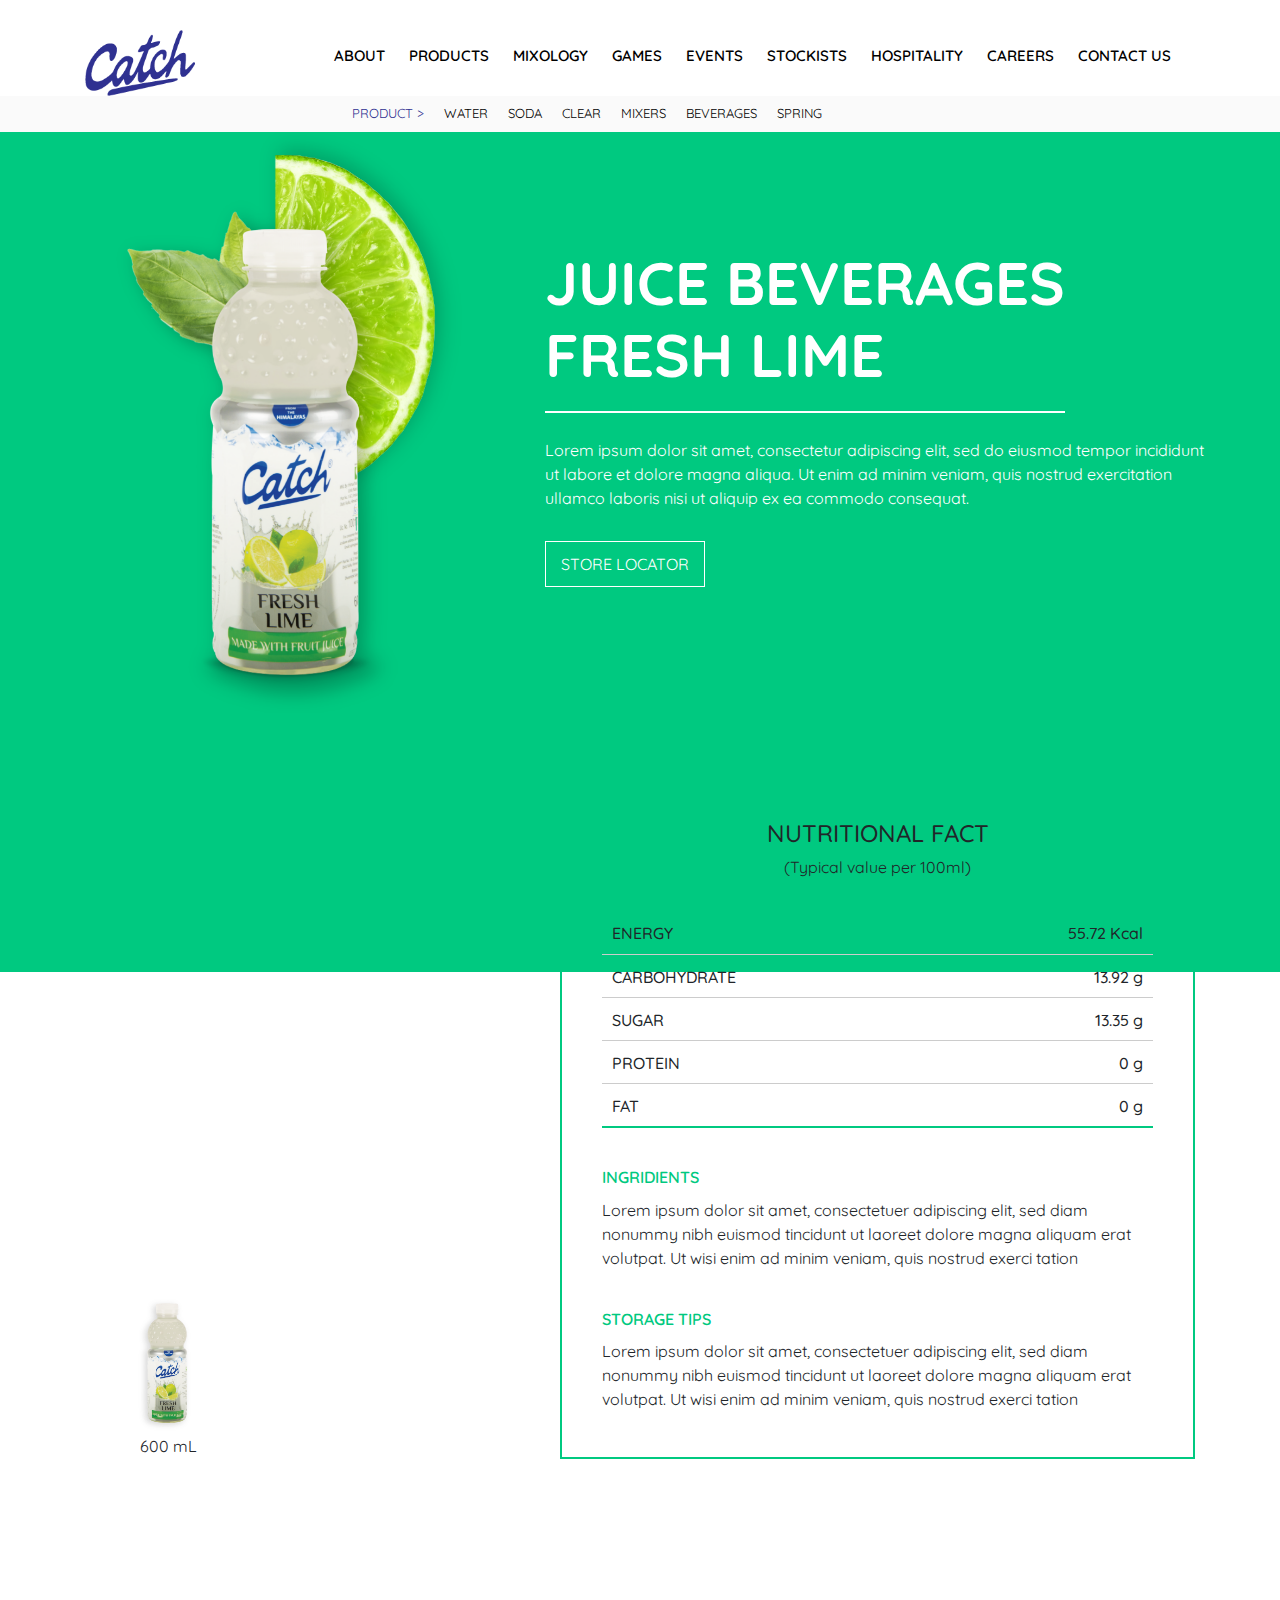
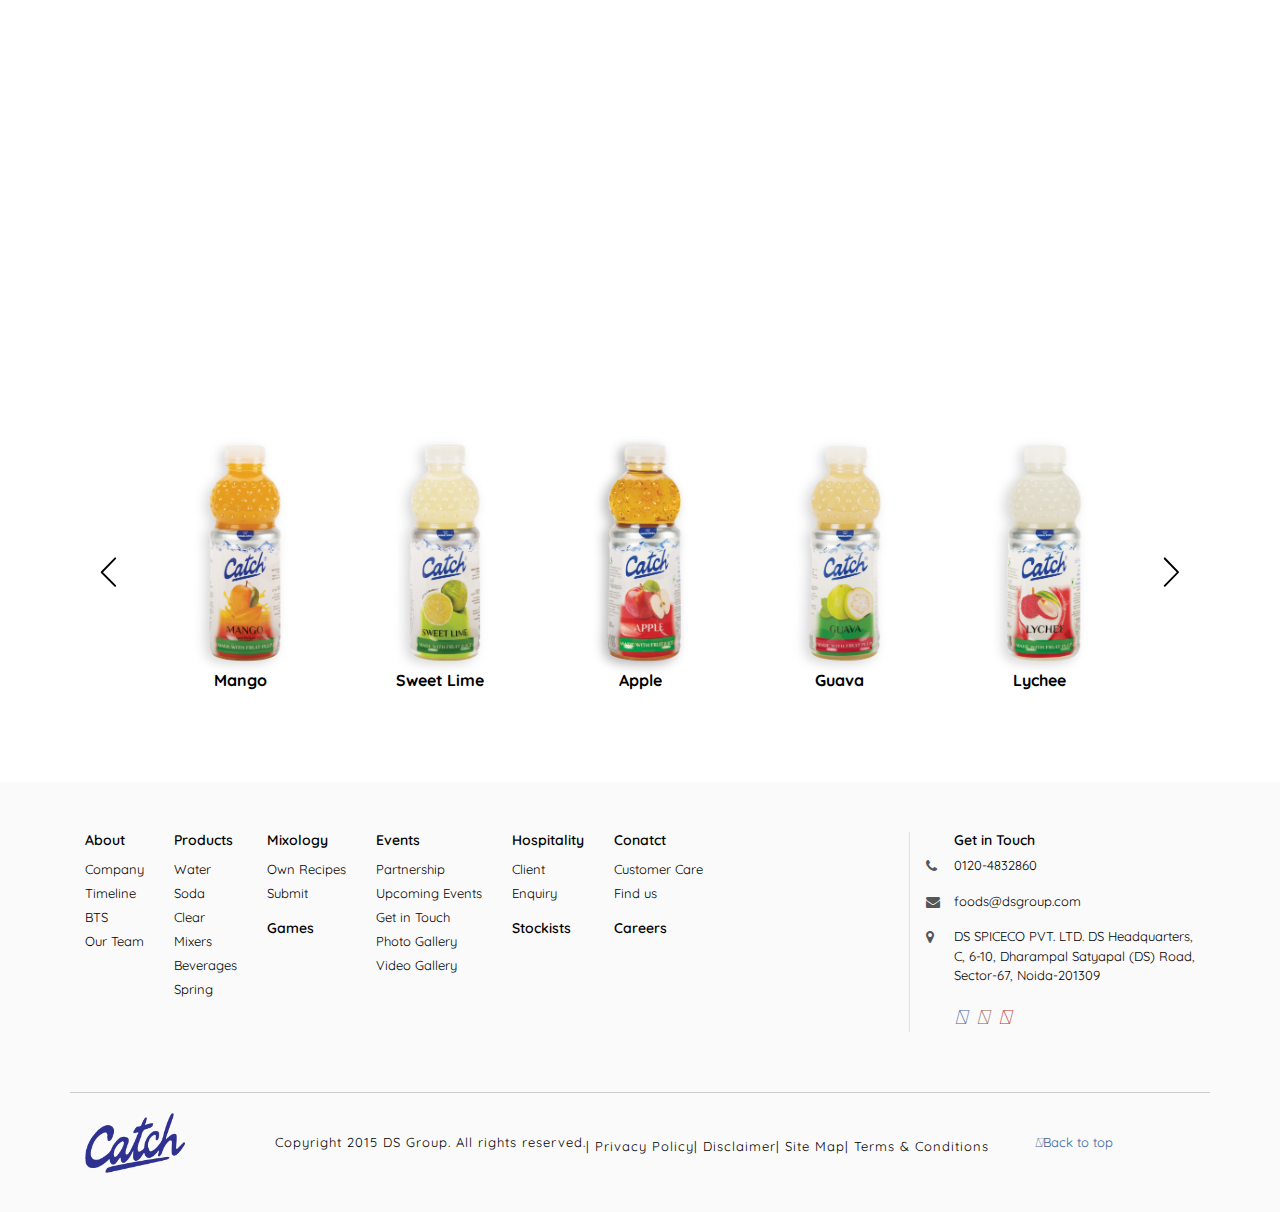
<file: fresh-lime.html>
<!DOCTYPE html>
<html lang="en" >

<head>
  <meta charset="UTF-8">
  <title>Fresh Lime</title>
  
    <link rel="stylesheet" href="css/style.css">
	<link rel="stylesheet" href="https://maxcdn.bootstrapcdn.com/bootstrap/4.0.0/css/bootstrap.min.css" integrity="sha384-Gn5384xqQ1aoWXA+058RXPxPg6fy4IWvTNh0E263XmFcJlSAwiGgFAW/dAiS6JXm" crossorigin="anonymous">
	<link rel="stylesheet" href="https://use.fontawesome.com/releases/v5.8.1/css/all.css" integrity="sha384-50oBUHEmvpQ+1lW4y57PTFmhCaXp0ML5d60M1M7uH2+nqUivzIebhndOJK28anvf" crossorigin="anonymous">
	<link rel="stylesheet" type="text/css" href="https://maxcdn.bootstrapcdn.com/font-awesome/4.7.0/css/font-awesome.min.css">
	 
	 <link href="https://fonts.googleapis.com/css?family=Quicksand:400,500,600&display=swap" rel="stylesheet">
	
	<style>
	  .footer {
     text-transform: initial;
    position: absolute;
    width: 100%;
    height: 430px;
    overflow: hidden;
    clip: rect(0, auto, auto, 0);
}

.section:nth-child(13) {
  background-color: #fff;
  color: #fff;
  top: 1120vh;
  z-index: 12;
}
.section:nth-child(13) .fixed {
  -webkit-transform: translate(-50%, -50%);
          transform: translate(-50%, -50%);
}

.more-cont {
       background-color: #00c980;
}

.nutritional-fact {
    margin-bottom: 70px;
    margin-top: 50px;
    margin-left: 0;
    padding: 30px 40px;
    border: 2px solid #00c980;
    margin-right: 0;
}
.main-hed {
    margin-bottom: 30px;
    text-align: center;
}
ul.nurients {
    padding:0px;
}

ul.nurients li {
    padding: 13px 10px 2px 10px;
    list-style-type: none;
}

ul.nurients li h6 span {
    float: right;
}

ul.nurients {
    border-top: 2px solid #00c980;
    padding: 0px;
    border-bottom: 2px solid #00c980;
}

.more-detail h6 {
    margin-bottom: 10px;
    font-weight: 600;
    color: #00c980;
}

ul.nurients li.bb {
    border-bottom: 1px solid #ccc;
}

.banner2 {
        background: linear-gradient(45deg,#00c980,#249443);
    text-align: center;
    padding: 70px 0;
	    color: #fff;
}
a.buy-button {
    box-shadow: 2px 4px 6px rgb(0,0,0,0.2);
    color: #00c980;
    text-decoration: none;
    background: #fff;
    padding: 12px 20px;
}

	</style>
  
</head>

<body>

<header id="header" class="header clearfix">
 <div class="header-wrap clearfix">
  	 
	 
<nav id="mainnav" class="mainnav">
<div class="container">
 <a href="#"><img src="img/logo.png" alt="image" style="width:110px;"></a>

    <ul class="main-menu">
	  <li><a href="#">ABOUT</a></li>
	  <li><a href="#">PRODUCTS</a></li>
	  <li><a href="#">MIXOLOGY</a></li>
	  <li><a href="#">GAMES</a></li>
	  <li><a href="#">EVENTS</a></li>
	  <li><a href="#">STOCKISTS</a></li>
	  <li><a href="#">HOSPITALITY</a></li>
	  <li><a href="#">CAREERS</a></li>
	  <li><a href="#">CONTACT US</a></li>
	</ul>
</div>

<div class="product-menu-row" style="padding:0; margin:0;">
<!-- <div class="container">	  -->
	    <ul class="product-menu">
		  <li><a href="#" style="color: #2f3191;">PRODUCT > </a></li>
		  <li><a href="#">WATER</a>
		    <ul class="sub-product">
			  <li><a href="">SPARKLING</a></li>
			  <li><a href="">STILL</a></li>
			  <li><a href="">PREMIUM MINERAL<br> WATER</a></li>
			  <li><a href="">REGULAR MINERAL<br> WATER</a></li>
			</ul>
		  </li>
		  <li><a href="#">SODA</a>
		   <ul class="sub-product">
			  <li><a href="">CLUB SODA</a></li>
			  <li><a href="">PREMIUM BLACK<br> SODA</a></li>
			</ul>
		  </li>
		  <li><a href="#">CLEAR</a>
		    <ul class="sub-product">
			  <li><a href="">PEACH</a></li>
			  <li><a href="">LEMON AND LIME</a></li>
			  <li><a href="">BLACK CURRANT</a></li>
			  <li><a href="">GREEN APPLE</a></li>
			</ul>
		  </li>
		  <li><a href="#">MIXERS</a>
		    <ul class="sub-product">
			  <li><a href="">TONIC WATER</a></li>
			  <li><a href="">GINGER APPLE</a></li>
			</ul>
		  </li>
		  <li><a href="index.html">BEVERAGES</a>
		    <ul class="sub-product">
			  <li><a href="">MANGO</a></li>
			  <li><a href="">SWEET LIME</a></li>
			  <li><a href="">APPLE</a></li>
			  <li><a href="">GUAVA</a></li>
			  <li><a href="">LYCHEE</a></li>
			  <li><a href="">ORANGE</a></li>
			  <li><a href="">STRAWBERRY</a></li>
			  <li><a href="">FRESH LIME</a></li>
			  <li><a href="">PINK LEMONADE</a></li>
			  <li><a href="">MULTI FRUIT</a></li>
			</ul>
		  </li>
		  <li><a href="#">SPRING</a>
		    <ul class="sub-product">
			  <li><a href="">COLA</a></li>
			  <li><a href="">LEMON</a></li>
			  <li><a href="">ORANGE</a></li>
			  <li><a href="">SPRINT UP</a></li>
			  <li><a href="">JIRA DIGESTIVE</a></li>
			  <li><a href="">DIET COLA</a></li>
			</ul>
		  </li>
		</ul>
      <!-- </div> -->
	</div>
</nav>
	   	
 </div>	
</header>


<div class="more-cont">
	<div class="bg-color"></div>
  <div class="container">
    <div class="row">
        <div class="col-md-5">
           <div class="bottal-img">
			   <img src="img/b8.png">
		   </div>

           <div class="range container">
		     <div class="row">
                <div class="range600 col-4">
				  <img width="60%;" src="img/bb8.png">
				  <p>600 mL</p>
				</div>
				<div class="col-4">
                  <!-- <div class="range200"> -->
				    <!-- <img width="35%;" src="img/sb5.png"> -->
				    <!-- <p>200 mL</p> -->
                  <!-- </div> -->
				</div>
				<div class="col-4">
				  
				</div>
			 </div>
		   </div>

		</div>
		<div class="col-md-7">
           <div class="detail">
             <div class="row head">
				 <h1>JUICE BEVERAGES<br> FRESH LIME</h1>
				 <!-- <h6></h6> -->
				 <p>Lorem ipsum dolor sit amet, consectetur adipiscing elit, sed do eiusmod tempor incididunt ut labore et dolore magna aliqua. Ut enim ad minim veniam, quis nostrud exercitation ullamco laboris nisi ut aliquip ex ea commodo consequat. </p>
				  <a class="store-button" href="#">STORE LOCATOR</a>		
			 </div>
			 <div class="row nutritional-fact">
                <div class="all-facts">
				    <div class="main-hed">
					  <h4>NUTRITIONAL FACT</h4>
					  <p>(Typical value per 100ml)</p>
					</div>
                     <ul class="nurients"> 
						<li class="bb"><h6>ENERGY<span>55.72 Kcal</span></h6></li>
						<li class="bb"><h6>CARBOHYDRATE<span>13.92 g</span></h6></li>
						<li class="bb"><h6>SUGAR<span>13.35 g</span></h6></li>
						<li class="bb"><h6>PROTEIN<span>0 g</span></h6></li>
						<li><h6>FAT<span>0 g</span></h6></li>
					 </ul>
					<div class="more-detail ing">
					   <h6>INGRIDIENTS</h6>
					   <p>Lorem ipsum dolor sit amet, consectetuer adipiscing elit, sed diam nonummy nibh euismod tincidunt ut laoreet dolore magna aliquam erat volutpat. Ut wisi enim ad minim veniam, quis nostrud exerci tation</p>
                    </div>
                    <div class="more-detail">
					   <h6>STORAGE TIPS</h6>
					   <p>Lorem ipsum dolor sit amet, consectetuer adipiscing elit, sed diam nonummy nibh euismod tincidunt ut laoreet dolore magna aliquam erat volutpat. Ut wisi enim ad minim veniam, quis nostrud exerci tation</p>
					</div>
				</div>
				
			 </div>
		   </div>
		</div>
	</div>
  </div> 
</div>

<div class="banner2">
  <div class="container">
    <div class="row">
	 <div class="col">
	  <h2 style="text-transform:uppercase;">#Fresh Lime</h2>
	  <h2 style="text-transform:uppercase;">THE KING OF FRUITS</h2>
	</div>
    </div>	
	<div style="height:70px;" class="row"></div>
	<a href="" class="buy-button">BUY NOW</a>
  </div>
</div>

<div class="similar-hed">
  <div class="container">
    <h1>YOU MIGHT LIKE THESE TOO</h1>
  </div>
</div>

<!-- <div class="similar-products"> -->
  <!-- <div class="container"> -->
    <!-- <div class="row"> -->
	  <!-- <div class="col-md-6"> -->
	    <!-- <div class=""></div> -->
	  <!-- </div> -->
	  <!-- <div class="col-md-6"> -->
	    <!-- <div class=""></div> -->
	  <!-- </div> -->
	<!-- </div> -->
  <!-- </div> -->
<!-- </div> -->

<div class="container" id="my-slide">
	       <!-- <div class="title-section style2 "> -->
                    <!-- <h1 class="title">Explore the Range</h1> -->
            <!-- </div> -->
		<div id="mixedSlider3">
                    <div class="MS-content">
                        <a href="mango.html"><div class="item">
                            <div class="imgTitle">
                                
                                <img src="img/bb1.png" alt="" />
								<p class="itemTitle text-center"><strong>Mango</strong></p>
								
                            </div>
                        </div></a>
                        <a href="sweet-lime.html"><div class="item">
                            <div class="imgTitle">
                                
                                <img src="img/bb2.png" alt="" />
								<p class="itemTitle text-center"><strong>Sweet Lime</strong><p>
								
                            </div>
                        </div></a>
                        <a href="apple.html"><div class="item">
                            <div class="imgTitle">
                                
                                <img src="img/bb3.png" alt="" />
								<p class="itemTitle text-center"><strong>Apple</strong></p>
								
                            </div>
                        </div></a>
                        <a href="guava.html"><div class="item">
                            <div class="imgTitle">
                               
                                <img src="img/bb4.png" alt="" />
								<p class="itemTitle text-center"><strong>Guava</strong></p>
								
                            </div>
                        </div></a>
                        <a href="lychee.html"><div class="item">
                            <div class="imgTitle">                               
                                <img src="img/bb5.png" alt="" />
								<p class="itemTitle text-center"><strong>Lychee</strong></p>
								
                            </div>
                        </div></a>
						<a href="orange.html"><div class="item">
                            <div class="imgTitle">
                                
                                <img src="img/bb6.png" alt="" />
								<p class="itemTitle text-center"><strong>Orange</strong></p>
							
                            </div>
                        </div></a>
						<a href="strawberry.html"><div class="item">
                            <div class="imgTitle">
                                
                                <img src="img/bb7.png" alt="" />
								<p class="itemTitle text-center"><strong>Strawberry</strong></p>
								
                            </div>
                        </div></a>
						<a href="fresh-lime.html"><div class="item">
                            <div class="imgTitle">
                                
                                <img src="img/bb8.png" alt="" />
								<p class="itemTitle text-center"><strong>Fresh Lime</strong></p>
								
                            </div>
                        </div></a>
						<a href="pink-lamonade.html"><div class="item">
                            <div class="imgTitle">
                               
                                <img src="img/bb9.png" alt="" />
								<p class="itemTitle text-center"><strong>Pink Lemonade</strong></p>
								
                            </div>
                        </div></a>
						<a href="multi-fruit.html"><div class="item">
                            <div class="imgTitle">
                                
                                <img src="img/bb10.png" alt="" />
								<p class="itemTitle text-center"><strong>Multi Fruit</strong></p>
								
                            </div>
                        </div></a>
														                      
                    </div>
					
                    <div class="MS-controls">
                        <button class="MS-left"><img src="img/prev.svg"></button>
                        <button class="MS-right"><img src="img/next.svg"></button>
                    </div>
                </div>
	</div>


<div class="footer">
   <div class="container"> 
     <div class="row">
	  <div class="col-md-9">
	   <div class="footer-col">	   
	     <ul>
		   <h6><a href="">About</a></h6>
		   <li><a href="">Company</a></li>
		   <li><a href="">Timeline</a></li>
		   <li><a href="">BTS</a></li>
		   <li><a href="">Our Team</a></li>
		 </ul>
	   </div>
	   
	   <div class="footer-col">
	      <ul>
		    <h6><a href="">Products</a></h6>
		    <li><a href="">Water</a></li>
			<li><a href="">Soda</a></li>
			<li><a href="">Clear</a></li>
			<li><a href="">Mixers</a></li>
			<li><a href="">Beverages</a></li>
			<li><a href="">Spring</a></li>
		  </ul>
	   </div>
	   
	   <div class="footer-col">
	     <ul>
            <h6><a href="">Mixology</a></h6>
		    <li><a href="">Own Recipes</a></li>
			<li><a href="">Submit</a></li>			
		 </ul>
		 
		 <h6><a href="">Games</a></h6>
	   </div>
	   
	   <div class="footer-col">
	     <ul>
		   <h6><a href="">Events</a></h6>
		   <li><a href="">Partnership</a></li>
		   <li><a href="">Upcoming Events</a></li>
		   <li><a href="">Get in Touch</a></li>
		   <li><a href="">Photo Gallery</a></li>
		   <li><a href="">Video Gallery</a></li>
		 </ul>
	   </div>
	   
	   <div class="footer-col">

         <ul>
		   <h6><a href="">Hospitality</a></h6>
		   <li><a href="">Client</a></li>
		   <li><a href="">Enquiry</a></li>
		 </ul>
		 	     
		   <h6><a href="">Stockists</a></h6>
		   
	   </div>
	   
	   <div class="footer-col">

         <ul>
		   <h6><a href="">Conatct</a></h6>
		   <li><a href="">Customer Care</a></li>
		   <li><a href="">Find us</a></li>
		 </ul>
		 	     
		   <h6><a href="">Careers</a></h6>
		   
	   </div>
	   
	   <div  style="border-right: 1px solid #ccc; height:200px;" class="border-right"></div>
	   
	  </div>
	   
	   
	   <div class="col-md-3">
	      <div class="cont-detail">
		    <h6>Get in Touch</h6>
		    <p class="phone"><a href="tel:0120-4832860">0120-4832860</a></p>
			<p class="mail"><a href="mailto:foods@dsgroup.com">foods@dsgroup.com</a></p>
			<p class="add">DS SPICECO PVT. LTD. DS Headquarters,<br>C, 6-10, Dharampal Satyapal (DS) Road,<br> Sector-67, Noida-201309</p>
		  </div>
          <div class="social-icons">
		     <ul>
			   <li><a href="#"><i class="fab fa-facebook-square"></i></a></li>
			   <li><a href="#"><i class="fab fa-instagram"></i></a></li>
			   <li><a href="#"><i class="fab fa-youtube"></i></a></li>
			 </ul>
		  </div>		  
	   </div>
	   
	 </div>
	 
	 <div class="row bottom-footer">
	   <div class="col-md-2">
	      <img style="width:100px;" src="img/logo.png">
	   </div>
	   <div class="col-md-8">
	      <ul style="margin-top:20px;">
		    <li><p>Copyright 2015 DS Group. All rights reserved.</p></li>
			<li><a href="">| Privacy Policy</a></li>
			<li><a href="">| Disclaimer</a></li>
			<li><a href="">| Site Map</a></li>
			<li><a href="">| Terms & Conditions</a></li>
		  </ul>
	   </div>
	   <div class="col-md-2">
	      <p style="margin-top:20px;"><a style="color:#45619d;" href="#"><i class="fas fa-arrow-up"></i>Back to top</a></p>
	   </div>
	 </div>
	 
   </div>
</div>


  <script src='https://code.jquery.com/jquery-2.2.4.min.js'></script>
  <script src="js/multislider.min.js"></script> 
	
	<script>
     $('#mixedSlider3').multislider({
		    	duration: 2000,
		    	interval: 4000
		   });
	</script>

</body>

</html>
</file>
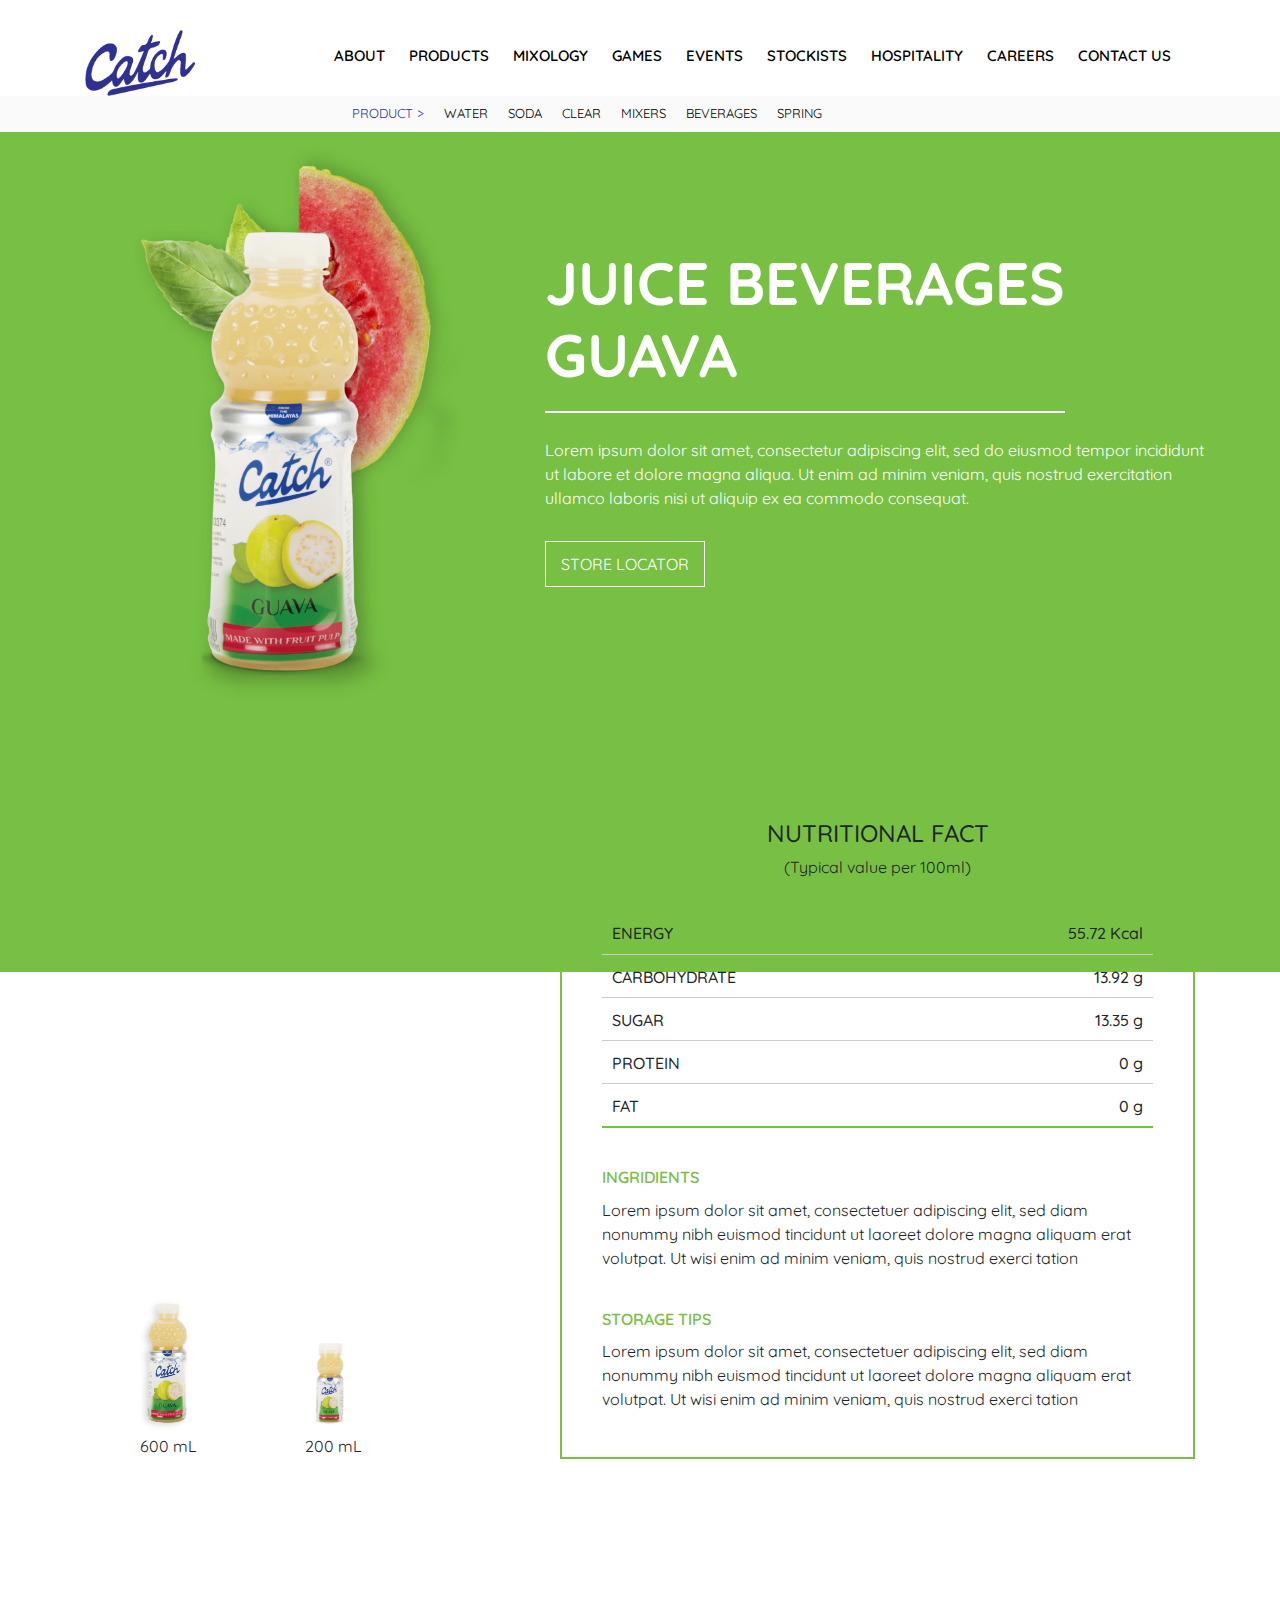
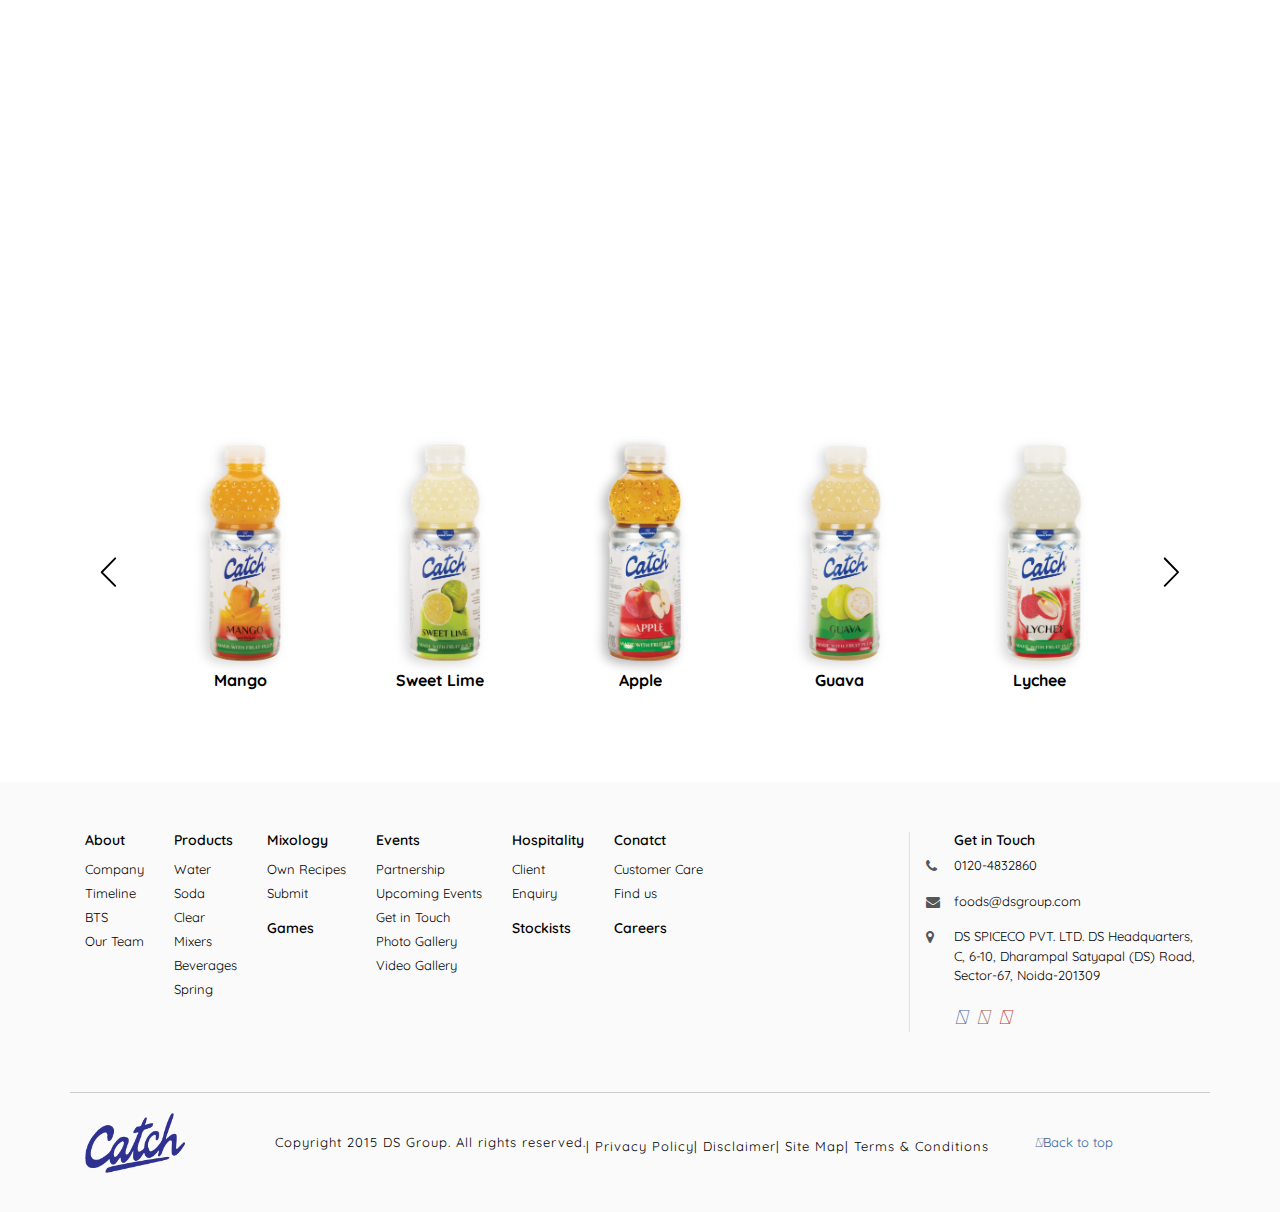
<file: guava.html>
<!DOCTYPE html>
<html lang="en" >

<head>
  <meta charset="UTF-8">
  <title>Guava</title>
  
    <link rel="stylesheet" href="css/style.css">
	<link rel="stylesheet" href="https://maxcdn.bootstrapcdn.com/bootstrap/4.0.0/css/bootstrap.min.css" integrity="sha384-Gn5384xqQ1aoWXA+058RXPxPg6fy4IWvTNh0E263XmFcJlSAwiGgFAW/dAiS6JXm" crossorigin="anonymous">
	<link rel="stylesheet" href="https://use.fontawesome.com/releases/v5.8.1/css/all.css" integrity="sha384-50oBUHEmvpQ+1lW4y57PTFmhCaXp0ML5d60M1M7uH2+nqUivzIebhndOJK28anvf" crossorigin="anonymous">
	<link rel="stylesheet" type="text/css" href="https://maxcdn.bootstrapcdn.com/font-awesome/4.7.0/css/font-awesome.min.css">
	 
	 <link href="https://fonts.googleapis.com/css?family=Quicksand:400,500,600&display=swap" rel="stylesheet">
	
	<style>
	  .footer {
     text-transform: initial;
    position: absolute;
    width: 100%;
    height: 430px;
    overflow: hidden;
    clip: rect(0, auto, auto, 0);
}

.section:nth-child(13) {
  background-color: #fff;
  color: #fff;
  top: 1120vh;
  z-index: 12;
}
.section:nth-child(13) .fixed {
  -webkit-transform: translate(-50%, -50%);
          transform: translate(-50%, -50%);
}

.more-cont {
       background-color: #77c043;
}

.nutritional-fact {
    margin-bottom: 70px;
    margin-top: 50px;
    margin-left: 0;
    padding: 30px 40px;
    border: 2px solid #77c043;
    margin-right: 0;
}
.main-hed {
    margin-bottom: 30px;
    text-align: center;
}
ul.nurients {
    padding:0px;
}

ul.nurients li {
    padding: 13px 10px 2px 10px;
    list-style-type: none;
}

ul.nurients li h6 span {
    float: right;
}

ul.nurients {
    border-top: 2px solid #77c043;
    padding: 0px;
    border-bottom: 2px solid #77c043;
}

.more-detail h6 {
    margin-bottom: 10px;
    font-weight: 600;
    color: #77c043;
}

ul.nurients li.bb {
    border-bottom: 1px solid #ccc;
}

.banner2 {
    background: linear-gradient(45deg,#77c043,#229243);
    text-align: center;
    padding: 70px 0;
	    color: #fff;
}
a.buy-button {
    box-shadow: 2px 4px 6px rgb(0,0,0,0.2);
    color: #77c043;
    text-decoration: none;
    background: #fff;
    padding: 12px 20px;
}
	</style>
  
</head>

<body>

<header id="header" class="header clearfix">
 <div class="header-wrap clearfix">
  	 
	 
<nav id="mainnav" class="mainnav">
<div class="container">
 <a href="#"><img src="img/logo.png" alt="image" style="width:110px;"></a>

    <ul class="main-menu">
	  <li><a href="#">ABOUT</a></li>
	  <li><a href="#">PRODUCTS</a></li>
	  <li><a href="#">MIXOLOGY</a></li>
	  <li><a href="#">GAMES</a></li>
	  <li><a href="#">EVENTS</a></li>
	  <li><a href="#">STOCKISTS</a></li>
	  <li><a href="#">HOSPITALITY</a></li>
	  <li><a href="#">CAREERS</a></li>
	  <li><a href="#">CONTACT US</a></li>
	</ul>
</div>

<div class="product-menu-row" style="padding:0; margin:0;">
<!-- <div class="container">	  -->
	    <ul class="product-menu">
		  <li><a href="#" style="color: #2f3191;">PRODUCT > </a></li>
		  <li><a href="#">WATER</a>
		    <ul class="sub-product">
			  <li><a href="">SPARKLING</a></li>
			  <li><a href="">STILL</a></li>
			  <li><a href="">PREMIUM MINERAL<br> WATER</a></li>
			  <li><a href="">REGULAR MINERAL<br> WATER</a></li>
			</ul>
		  </li>
		  <li><a href="#">SODA</a>
		   <ul class="sub-product">
			  <li><a href="">CLUB SODA</a></li>
			  <li><a href="">PREMIUM BLACK<br> SODA</a></li>
			</ul>
		  </li>
		  <li><a href="#">CLEAR</a>
		    <ul class="sub-product">
			  <li><a href="">PEACH</a></li>
			  <li><a href="">LEMON AND LIME</a></li>
			  <li><a href="">BLACK CURRANT</a></li>
			  <li><a href="">GREEN APPLE</a></li>
			</ul>
		  </li>
		  <li><a href="#">MIXERS</a>
		    <ul class="sub-product">
			  <li><a href="">TONIC WATER</a></li>
			  <li><a href="">GINGER APPLE</a></li>
			</ul>
		  </li>
		  <li><a href="index.html">BEVERAGES</a>
		    <ul class="sub-product">
			  <li><a href="">MANGO</a></li>
			  <li><a href="">SWEET LIME</a></li>
			  <li><a href="">APPLE</a></li>
			  <li><a href="">GUAVA</a></li>
			  <li><a href="">LYCHEE</a></li>
			  <li><a href="">ORANGE</a></li>
			  <li><a href="">STRAWBERRY</a></li>
			  <li><a href="">FRESH LIME</a></li>
			  <li><a href="">PINK LEMONADE</a></li>
			  <li><a href="">MULTI FRUIT</a></li>
			</ul>
		  </li>
		  <li><a href="#">SPRING</a>
		    <ul class="sub-product">
			  <li><a href="">COLA</a></li>
			  <li><a href="">LEMON</a></li>
			  <li><a href="">ORANGE</a></li>
			  <li><a href="">SPRINT UP</a></li>
			  <li><a href="">JIRA DIGESTIVE</a></li>
			  <li><a href="">DIET COLA</a></li>
			</ul>
		  </li>
		</ul>
      <!-- </div> -->
	</div>
</nav>
	   	
 </div>	
</header>


<div class="more-cont">
	<div class="bg-color"></div>
  <div class="container">
    <div class="row">
        <div class="col-md-5">
           <div class="bottal-img">
			   <img src="img/b4.png">
		   </div>

           <div class="range container">
		     <div class="row">
                <div class="range600 col-4">
				  <img width="60%;" src="img/bb4.png">
				  <p>600 mL</p>
				</div>
				<div class="col-4">
                  <div class="range200">
				    <img width="35%;" src="img/sb4.png">
				    <p>200 mL</p>
                  </div>
				</div>
				<div class="col-4">
				  
				</div>
			 </div>
		   </div>

		</div>
		<div class="col-md-7">
           <div class="detail">
             <div class="row head">
				 <h1>JUICE BEVERAGES<br> GUAVA</h1>
				 <!-- <h6></h6> -->
				 <p>Lorem ipsum dolor sit amet, consectetur adipiscing elit, sed do eiusmod tempor incididunt ut labore et dolore magna aliqua. Ut enim ad minim veniam, quis nostrud exercitation ullamco laboris nisi ut aliquip ex ea commodo consequat. </p>
				  <a class="store-button" href="#">STORE LOCATOR</a>		
			 </div>
			 <div class="row nutritional-fact">
                <div class="all-facts">
				    <div class="main-hed">
					  <h4>NUTRITIONAL FACT</h4>
					  <p>(Typical value per 100ml)</p>
					</div>
                     <ul class="nurients"> 
						<li class="bb"><h6>ENERGY<span>55.72 Kcal</span></h6></li>
						<li class="bb"><h6>CARBOHYDRATE<span>13.92 g</span></h6></li>
						<li class="bb"><h6>SUGAR<span>13.35 g</span></h6></li>
						<li class="bb"><h6>PROTEIN<span>0 g</span></h6></li>
						<li><h6>FAT<span>0 g</span></h6></li>
					 </ul>
					<div class="more-detail ing">
					   <h6>INGRIDIENTS</h6>
					   <p>Lorem ipsum dolor sit amet, consectetuer adipiscing elit, sed diam nonummy nibh euismod tincidunt ut laoreet dolore magna aliquam erat volutpat. Ut wisi enim ad minim veniam, quis nostrud exerci tation</p>
                    </div>
                    <div class="more-detail">
					   <h6>STORAGE TIPS</h6>
					   <p>Lorem ipsum dolor sit amet, consectetuer adipiscing elit, sed diam nonummy nibh euismod tincidunt ut laoreet dolore magna aliquam erat volutpat. Ut wisi enim ad minim veniam, quis nostrud exerci tation</p>
					</div>
				</div>
				
			 </div>
		   </div>
		</div>
	</div>
  </div> 
</div>

<div class="banner2">
  <div class="container">
    <div class="row">
	 <div class="col">
	  <h2 style="text-transform:uppercase;">#Guava</h2>
	  <h2 style="text-transform:uppercase;">THE KING OF FRUITS</h2>
	</div>
    </div>	
	<div style="height:70px;" class="row"></div>
	<a href="" class="buy-button">BUY NOW</a>
  </div>
</div>

<div class="similar-hed">
  <div class="container">
    <h1>YOU MIGHT LIKE THESE TOO</h1>
  </div>
</div>

<!-- <div class="similar-products"> -->
  <!-- <div class="container"> -->
    <!-- <div class="row"> -->
	  <!-- <div class="col-md-6"> -->
	    <!-- <div class=""></div> -->
	  <!-- </div> -->
	  <!-- <div class="col-md-6"> -->
	    <!-- <div class=""></div> -->
	  <!-- </div> -->
	<!-- </div> -->
  <!-- </div> -->
<!-- </div> -->

<div class="container" id="my-slide">
	       <!-- <div class="title-section style2 "> -->
                    <!-- <h1 class="title">Explore the Range</h1> -->
            <!-- </div> -->
		<div id="mixedSlider3">
                    <div class="MS-content">
                        <a href="mango.html"><div class="item">
                            <div class="imgTitle">
                                
                                <img src="img/bb1.png" alt="" />
								<p class="itemTitle text-center"><strong>Mango</strong></p>
								
                            </div>
                        </div></a>
                        <a href="sweet-lime.html"><div class="item">
                            <div class="imgTitle">
                                
                                <img src="img/bb2.png" alt="" />
								<p class="itemTitle text-center"><strong>Sweet Lime</strong><p>
								
                            </div>
                        </div></a>
                        <a href="apple.html"><div class="item">
                            <div class="imgTitle">
                                
                                <img src="img/bb3.png" alt="" />
								<p class="itemTitle text-center"><strong>Apple</strong></p>
								
                            </div>
                        </div></a>
                        <a href="guava.html"><div class="item">
                            <div class="imgTitle">
                               
                                <img src="img/bb4.png" alt="" />
								<p class="itemTitle text-center"><strong>Guava</strong></p>
								
                            </div>
                        </div></a>
                        <a href="lychee.html"><div class="item">
                            <div class="imgTitle">                               
                                <img src="img/bb5.png" alt="" />
								<p class="itemTitle text-center"><strong>Lychee</strong></p>
								
                            </div>
                        </div></a>
						<a href="orange.html"><div class="item">
                            <div class="imgTitle">
                                
                                <img src="img/bb6.png" alt="" />
								<p class="itemTitle text-center"><strong>Orange</strong></p>
							
                            </div>
                        </div></a>
						<a href="strawberry.html"><div class="item">
                            <div class="imgTitle">
                                
                                <img src="img/bb7.png" alt="" />
								<p class="itemTitle text-center"><strong>Strawberry</strong></p>
								
                            </div>
                        </div></a>
						<a href="fresh-lime.html"><div class="item">
                            <div class="imgTitle">
                                
                                <img src="img/bb8.png" alt="" />
								<p class="itemTitle text-center"><strong>Fresh Lime</strong></p>
								
                            </div>
                        </div></a>
						<a href="pink-lamonade.html"><div class="item">
                            <div class="imgTitle">
                               
                                <img src="img/bb9.png" alt="" />
								<p class="itemTitle text-center"><strong>Pink Lemonade</strong></p>
								
                            </div>
                        </div></a>
						<a href="multi-fruit.html"><div class="item">
                            <div class="imgTitle">
                                
                                <img src="img/bb10.png" alt="" />
								<p class="itemTitle text-center"><strong>Multi Fruit</strong></p>
								
                            </div>
                        </div></a>
														                      
                    </div>
					
                    <div class="MS-controls">
                        <button class="MS-left"><img src="img/prev.svg"></button>
                        <button class="MS-right"><img src="img/next.svg"></button>
                    </div>
                </div>
	</div>


<div class="footer">
   <div class="container"> 
     <div class="row">
	  <div class="col-md-9">
	   <div class="footer-col">	   
	     <ul>
		   <h6><a href="">About</a></h6>
		   <li><a href="">Company</a></li>
		   <li><a href="">Timeline</a></li>
		   <li><a href="">BTS</a></li>
		   <li><a href="">Our Team</a></li>
		 </ul>
	   </div>
	   
	   <div class="footer-col">
	      <ul>
		    <h6><a href="">Products</a></h6>
		    <li><a href="">Water</a></li>
			<li><a href="">Soda</a></li>
			<li><a href="">Clear</a></li>
			<li><a href="">Mixers</a></li>
			<li><a href="">Beverages</a></li>
			<li><a href="">Spring</a></li>
		  </ul>
	   </div>
	   
	   <div class="footer-col">
	     <ul>
            <h6><a href="">Mixology</a></h6>
		    <li><a href="">Own Recipes</a></li>
			<li><a href="">Submit</a></li>			
		 </ul>
		 
		 <h6><a href="">Games</a></h6>
	   </div>
	   
	   <div class="footer-col">
	     <ul>
		   <h6><a href="">Events</a></h6>
		   <li><a href="">Partnership</a></li>
		   <li><a href="">Upcoming Events</a></li>
		   <li><a href="">Get in Touch</a></li>
		   <li><a href="">Photo Gallery</a></li>
		   <li><a href="">Video Gallery</a></li>
		 </ul>
	   </div>
	   
	   <div class="footer-col">

         <ul>
		   <h6><a href="">Hospitality</a></h6>
		   <li><a href="">Client</a></li>
		   <li><a href="">Enquiry</a></li>
		 </ul>
		 	     
		   <h6><a href="">Stockists</a></h6>
		   
	   </div>
	   
	   <div class="footer-col">

         <ul>
		   <h6><a href="">Conatct</a></h6>
		   <li><a href="">Customer Care</a></li>
		   <li><a href="">Find us</a></li>
		 </ul>
		 	     
		   <h6><a href="">Careers</a></h6>
		   
	   </div>
	   
	   <div  style="border-right: 1px solid #ccc; height:200px;" class="border-right"></div>
	   
	  </div>
	   
	   
	   <div class="col-md-3">
	      <div class="cont-detail">
		    <h6>Get in Touch</h6>
		    <p class="phone"><a href="tel:0120-4832860">0120-4832860</a></p>
			<p class="mail"><a href="mailto:foods@dsgroup.com">foods@dsgroup.com</a></p>
			<p class="add">DS SPICECO PVT. LTD. DS Headquarters,<br>C, 6-10, Dharampal Satyapal (DS) Road,<br> Sector-67, Noida-201309</p>
		  </div>
          <div class="social-icons">
		     <ul>
			   <li><a href="#"><i class="fab fa-facebook-square"></i></a></li>
			   <li><a href="#"><i class="fab fa-instagram"></i></a></li>
			   <li><a href="#"><i class="fab fa-youtube"></i></a></li>
			 </ul>
		  </div>		  
	   </div>
	   
	 </div>
	 
	 <div class="row bottom-footer">
	   <div class="col-md-2">
	      <img style="width:100px;" src="img/logo.png">
	   </div>
	   <div class="col-md-8">
	      <ul style="margin-top:20px;">
		    <li><p>Copyright 2015 DS Group. All rights reserved.</p></li>
			<li><a href="">| Privacy Policy</a></li>
			<li><a href="">| Disclaimer</a></li>
			<li><a href="">| Site Map</a></li>
			<li><a href="">| Terms & Conditions</a></li>
		  </ul>
	   </div>
	   <div class="col-md-2">
	      <p style="margin-top:20px;"><a style="color:#45619d;" href="#"><i class="fas fa-arrow-up"></i>Back to top</a></p>
	   </div>
	 </div>
	 
   </div>
</div>


  <script src='https://code.jquery.com/jquery-2.2.4.min.js'></script>
  <script src="js/multislider.min.js"></script> 
	
	<script>
     $('#mixedSlider3').multislider({
		    	duration: 2000,
		    	interval: 4000
		   });
	</script>

</body>

</html>
</file>
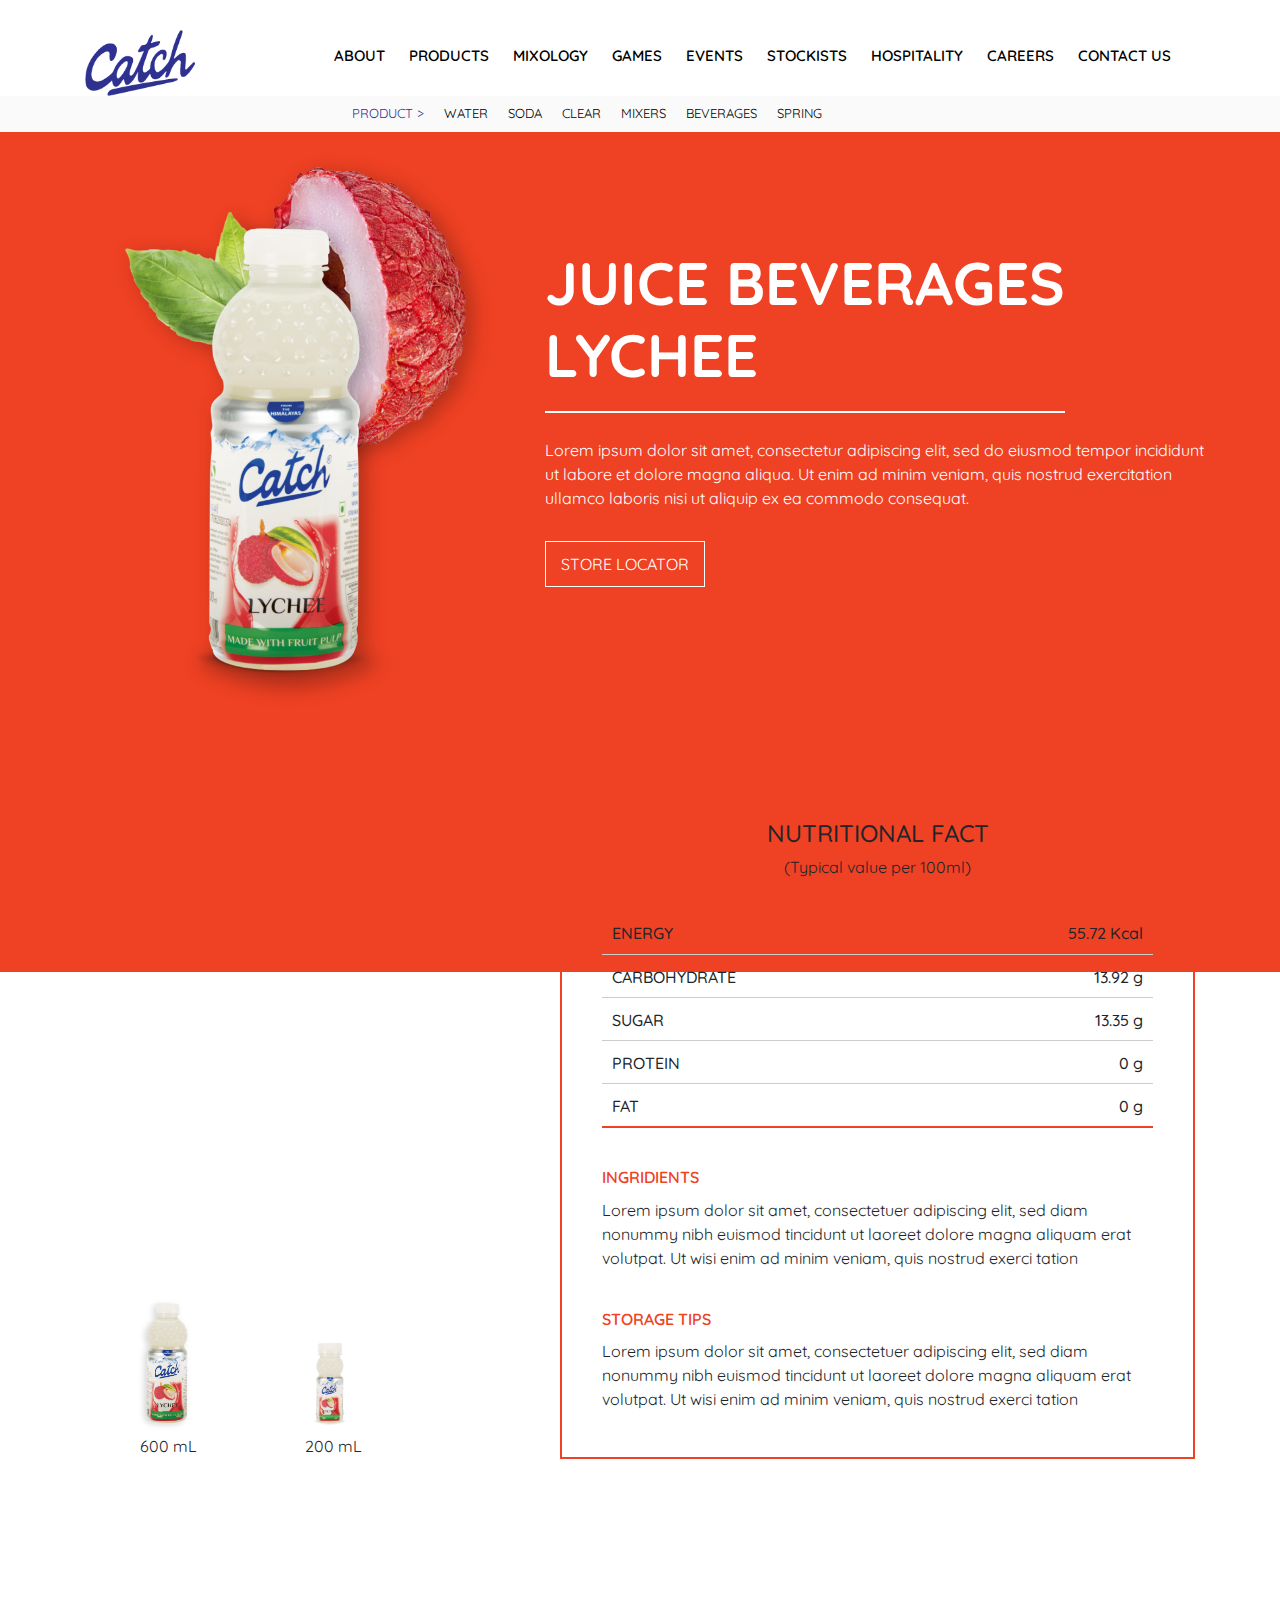
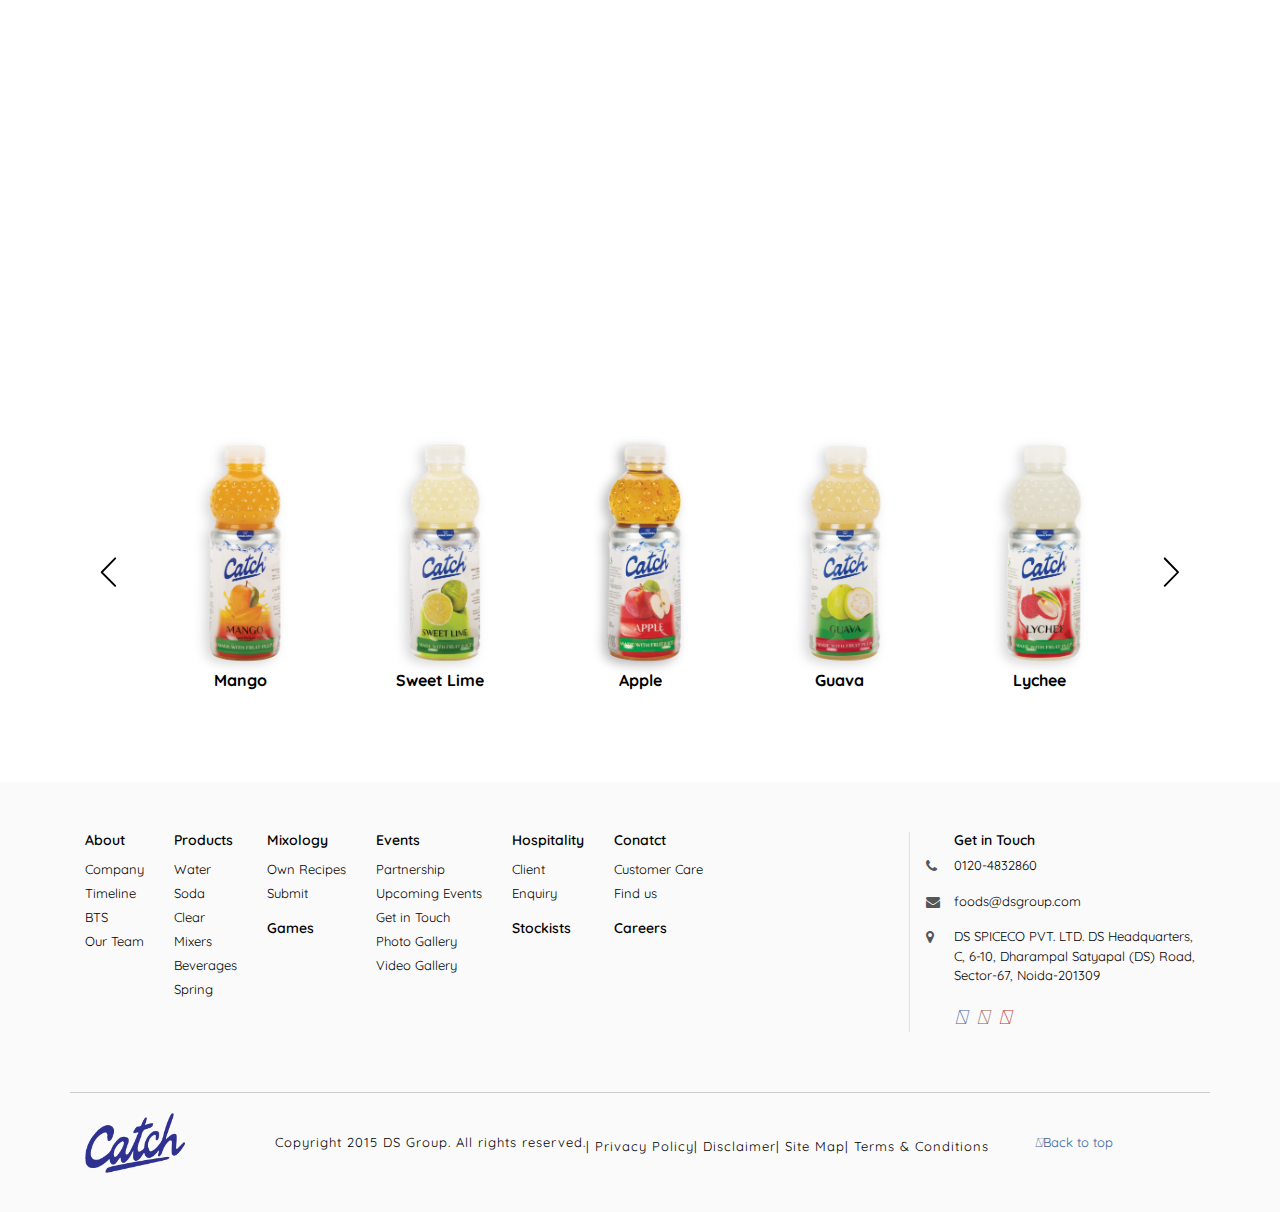
<file: lychee.html>
<!DOCTYPE html>
<html lang="en" >

<head>
  <meta charset="UTF-8">
  <title>Lychee</title>
  
    <link rel="stylesheet" href="css/style.css">
	<link rel="stylesheet" href="https://maxcdn.bootstrapcdn.com/bootstrap/4.0.0/css/bootstrap.min.css" integrity="sha384-Gn5384xqQ1aoWXA+058RXPxPg6fy4IWvTNh0E263XmFcJlSAwiGgFAW/dAiS6JXm" crossorigin="anonymous">
	<link rel="stylesheet" href="https://use.fontawesome.com/releases/v5.8.1/css/all.css" integrity="sha384-50oBUHEmvpQ+1lW4y57PTFmhCaXp0ML5d60M1M7uH2+nqUivzIebhndOJK28anvf" crossorigin="anonymous">
	<link rel="stylesheet" type="text/css" href="https://maxcdn.bootstrapcdn.com/font-awesome/4.7.0/css/font-awesome.min.css">
	 
	 <link href="https://fonts.googleapis.com/css?family=Quicksand:400,500,600&display=swap" rel="stylesheet">
	
	<style>
	  .footer {
     text-transform: initial;
    position: absolute;
    width: 100%;
    height: 430px;
    overflow: hidden;
    clip: rect(0, auto, auto, 0);
}

.section:nth-child(13) {
  background-color: #fff;
  color: #fff;
  top: 1120vh;
  z-index: 12;
}
.section:nth-child(13) .fixed {
  -webkit-transform: translate(-50%, -50%);
          transform: translate(-50%, -50%);
}

.more-cont {
       background-color: #ef4123;
}

.nutritional-fact {
    margin-bottom: 70px;
    margin-top: 50px;
    margin-left: 0;
    padding: 30px 40px;
    border: 2px solid #ef4123;
    margin-right: 0;
}
.main-hed {
    margin-bottom: 30px;
    text-align: center;
}
ul.nurients {
    padding:0px;
}

ul.nurients li {
    padding: 13px 10px 2px 10px;
    list-style-type: none;
}

ul.nurients li h6 span {
    float: right;
}

ul.nurients {
    border-top: 2px solid #ef4123;
    padding: 0px;
    border-bottom: 2px solid #ef4123;
}

.more-detail h6 {
    margin-bottom: 10px;
    font-weight: 600;
    color: #ef4123;
}

ul.nurients li.bb {
    border-bottom: 1px solid #ccc;
}

.banner2 {
    background: linear-gradient(45deg,#ef4123,#b3181e);
    text-align: center;
    padding: 70px 0;
	    color: #fff;
}
a.buy-button {
    box-shadow: 2px 4px 6px rgb(0,0,0,0.2);
    color: #ef4123;
    text-decoration: none;
    background: #fff;
    padding: 12px 20px;
}
	</style>
  
</head>

<body>

<header id="header" class="header clearfix">
 <div class="header-wrap clearfix">
  	 
	 
<nav id="mainnav" class="mainnav">
<div class="container">
 <a href="#"><img src="img/logo.png" alt="image" style="width:110px;"></a>

    <ul class="main-menu">
	  <li><a href="#">ABOUT</a></li>
	  <li><a href="#">PRODUCTS</a></li>
	  <li><a href="#">MIXOLOGY</a></li>
	  <li><a href="#">GAMES</a></li>
	  <li><a href="#">EVENTS</a></li>
	  <li><a href="#">STOCKISTS</a></li>
	  <li><a href="#">HOSPITALITY</a></li>
	  <li><a href="#">CAREERS</a></li>
	  <li><a href="#">CONTACT US</a></li>
	</ul>
</div>

<div class="product-menu-row" style="padding:0; margin:0;">
<!-- <div class="container">	  -->
	    <ul class="product-menu">
		  <li><a href="#" style="color: #2f3191;">PRODUCT > </a></li>
		  <li><a href="#">WATER</a>
		    <ul class="sub-product">
			  <li><a href="">SPARKLING</a></li>
			  <li><a href="">STILL</a></li>
			  <li><a href="">PREMIUM MINERAL<br> WATER</a></li>
			  <li><a href="">REGULAR MINERAL<br> WATER</a></li>
			</ul>
		  </li>
		  <li><a href="#">SODA</a>
		   <ul class="sub-product">
			  <li><a href="">CLUB SODA</a></li>
			  <li><a href="">PREMIUM BLACK<br> SODA</a></li>
			</ul>
		  </li>
		  <li><a href="#">CLEAR</a>
		    <ul class="sub-product">
			  <li><a href="">PEACH</a></li>
			  <li><a href="">LEMON AND LIME</a></li>
			  <li><a href="">BLACK CURRANT</a></li>
			  <li><a href="">GREEN APPLE</a></li>
			</ul>
		  </li>
		  <li><a href="#">MIXERS</a>
		    <ul class="sub-product">
			  <li><a href="">TONIC WATER</a></li>
			  <li><a href="">GINGER APPLE</a></li>
			</ul>
		  </li>
		  <li><a href="index.html">BEVERAGES</a>
		    <ul class="sub-product">
			  <li><a href="">MANGO</a></li>
			  <li><a href="">SWEET LIME</a></li>
			  <li><a href="">APPLE</a></li>
			  <li><a href="">GUAVA</a></li>
			  <li><a href="">LYCHEE</a></li>
			  <li><a href="">ORANGE</a></li>
			  <li><a href="">STRAWBERRY</a></li>
			  <li><a href="">FRESH LIME</a></li>
			  <li><a href="">PINK LEMONADE</a></li>
			  <li><a href="">MULTI FRUIT</a></li>
			</ul>
		  </li>
		  <li><a href="#">SPRING</a>
		    <ul class="sub-product">
			  <li><a href="">COLA</a></li>
			  <li><a href="">LEMON</a></li>
			  <li><a href="">ORANGE</a></li>
			  <li><a href="">SPRINT UP</a></li>
			  <li><a href="">JIRA DIGESTIVE</a></li>
			  <li><a href="">DIET COLA</a></li>
			</ul>
		  </li>
		</ul>
      <!-- </div> -->
	</div>
</nav>
	   	
 </div>	
</header>


<div class="more-cont">
	<div class="bg-color"></div>
  <div class="container">
    <div class="row">
        <div class="col-md-5">
           <div class="bottal-img">
			   <img src="img/b5.png">
		   </div>

           <div class="range container">
		     <div class="row">
                <div class="range600 col-4">
				  <img width="60%;" src="img/bb5.png">
				  <p>600 mL</p>
				</div>
				<div class="col-4">
                  <div class="range200">
				    <img width="35%;" src="img/sb5.png">
				    <p>200 mL</p>
                  </div>
				</div>
				<div class="col-4">
				  
				</div>
			 </div>
		   </div>

		</div>
		<div class="col-md-7">
           <div class="detail">
             <div class="row head">
				 <h1>JUICE BEVERAGES<br> LYCHEE</h1>
				 <!-- <h6></h6> -->
				 <p>Lorem ipsum dolor sit amet, consectetur adipiscing elit, sed do eiusmod tempor incididunt ut labore et dolore magna aliqua. Ut enim ad minim veniam, quis nostrud exercitation ullamco laboris nisi ut aliquip ex ea commodo consequat. </p>
				  <a class="store-button" href="#">STORE LOCATOR</a>		
			 </div>
			 <div class="row nutritional-fact">
                <div class="all-facts">
				    <div class="main-hed">
					  <h4>NUTRITIONAL FACT</h4>
					  <p>(Typical value per 100ml)</p>
					</div>
                     <ul class="nurients"> 
						<li class="bb"><h6>ENERGY<span>55.72 Kcal</span></h6></li>
						<li class="bb"><h6>CARBOHYDRATE<span>13.92 g</span></h6></li>
						<li class="bb"><h6>SUGAR<span>13.35 g</span></h6></li>
						<li class="bb"><h6>PROTEIN<span>0 g</span></h6></li>
						<li><h6>FAT<span>0 g</span></h6></li>
					 </ul>
					<div class="more-detail ing">
					   <h6>INGRIDIENTS</h6>
					   <p>Lorem ipsum dolor sit amet, consectetuer adipiscing elit, sed diam nonummy nibh euismod tincidunt ut laoreet dolore magna aliquam erat volutpat. Ut wisi enim ad minim veniam, quis nostrud exerci tation</p>
                    </div>
                    <div class="more-detail">
					   <h6>STORAGE TIPS</h6>
					   <p>Lorem ipsum dolor sit amet, consectetuer adipiscing elit, sed diam nonummy nibh euismod tincidunt ut laoreet dolore magna aliquam erat volutpat. Ut wisi enim ad minim veniam, quis nostrud exerci tation</p>
					</div>
				</div>
				
			 </div>
		   </div>
		</div>
	</div>
  </div> 
</div>

<div class="banner2">
  <div class="container">
    <div class="row">
	 <div class="col">
	  <h2 style="text-transform:uppercase;">#Lychee</h2>
	  <h2 style="text-transform:uppercase;">THE KING OF FRUITS</h2>
	</div>
    </div>	
	<div style="height:70px;" class="row"></div>
	<a href="" class="buy-button">BUY NOW</a>
  </div>
</div>

<div class="similar-hed">
  <div class="container">
    <h1>YOU MIGHT LIKE THESE TOO</h1>
  </div>
</div>

<!-- <div class="similar-products"> -->
  <!-- <div class="container"> -->
    <!-- <div class="row"> -->
	  <!-- <div class="col-md-6"> -->
	    <!-- <div class=""></div> -->
	  <!-- </div> -->
	  <!-- <div class="col-md-6"> -->
	    <!-- <div class=""></div> -->
	  <!-- </div> -->
	<!-- </div> -->
  <!-- </div> -->
<!-- </div> -->

<div class="container" id="my-slide">
	       <!-- <div class="title-section style2 "> -->
                    <!-- <h1 class="title">Explore the Range</h1> -->
            <!-- </div> -->
		<div id="mixedSlider3">
                    <div class="MS-content">
                        <a href="mango.html"><div class="item">
                            <div class="imgTitle">
                                
                                <img src="img/bb1.png" alt="" />
								<p class="itemTitle text-center"><strong>Mango</strong></p>
								
                            </div>
                        </div></a>
                        <a href="sweet-lime.html"><div class="item">
                            <div class="imgTitle">
                                
                                <img src="img/bb2.png" alt="" />
								<p class="itemTitle text-center"><strong>Sweet Lime</strong><p>
								
                            </div>
                        </div></a>
                        <a href="apple.html"><div class="item">
                            <div class="imgTitle">
                                
                                <img src="img/bb3.png" alt="" />
								<p class="itemTitle text-center"><strong>Apple</strong></p>
								
                            </div>
                        </div></a>
                        <a href="guava.html"><div class="item">
                            <div class="imgTitle">
                               
                                <img src="img/bb4.png" alt="" />
								<p class="itemTitle text-center"><strong>Guava</strong></p>
								
                            </div>
                        </div></a>
                        <a href="lychee.html"><div class="item">
                            <div class="imgTitle">                               
                                <img src="img/bb5.png" alt="" />
								<p class="itemTitle text-center"><strong>Lychee</strong></p>
								
                            </div>
                        </div></a>
						<a href="orange.html"><div class="item">
                            <div class="imgTitle">
                                
                                <img src="img/bb6.png" alt="" />
								<p class="itemTitle text-center"><strong>Orange</strong></p>
							
                            </div>
                        </div></a>
						<a href="strawberry.html"><div class="item">
                            <div class="imgTitle">
                                
                                <img src="img/bb7.png" alt="" />
								<p class="itemTitle text-center"><strong>Strawberry</strong></p>
								
                            </div>
                        </div></a>
						<a href="fresh-lime.html"><div class="item">
                            <div class="imgTitle">
                                
                                <img src="img/bb8.png" alt="" />
								<p class="itemTitle text-center"><strong>Fresh Lime</strong></p>
								
                            </div>
                        </div></a>
						<a href="pink-lamonade.html"><div class="item">
                            <div class="imgTitle">
                               
                                <img src="img/bb9.png" alt="" />
								<p class="itemTitle text-center"><strong>Pink Lemonade</strong></p>
								
                            </div>
                        </div></a>
						<a href="multi-fruit.html"><div class="item">
                            <div class="imgTitle">
                                
                                <img src="img/bb10.png" alt="" />
								<p class="itemTitle text-center"><strong>Multi Fruit</strong></p>
								
                            </div>
                        </div></a>
														                      
                    </div>
					
                    <div class="MS-controls">
                        <button class="MS-left"><img src="img/prev.svg"></button>
                        <button class="MS-right"><img src="img/next.svg"></button>
                    </div>
                </div>
	</div>


<div class="footer">
   <div class="container"> 
     <div class="row">
	  <div class="col-md-9">
	   <div class="footer-col">	   
	     <ul>
		   <h6><a href="">About</a></h6>
		   <li><a href="">Company</a></li>
		   <li><a href="">Timeline</a></li>
		   <li><a href="">BTS</a></li>
		   <li><a href="">Our Team</a></li>
		 </ul>
	   </div>
	   
	   <div class="footer-col">
	      <ul>
		    <h6><a href="">Products</a></h6>
		    <li><a href="">Water</a></li>
			<li><a href="">Soda</a></li>
			<li><a href="">Clear</a></li>
			<li><a href="">Mixers</a></li>
			<li><a href="">Beverages</a></li>
			<li><a href="">Spring</a></li>
		  </ul>
	   </div>
	   
	   <div class="footer-col">
	     <ul>
            <h6><a href="">Mixology</a></h6>
		    <li><a href="">Own Recipes</a></li>
			<li><a href="">Submit</a></li>			
		 </ul>
		 
		 <h6><a href="">Games</a></h6>
	   </div>
	   
	   <div class="footer-col">
	     <ul>
		   <h6><a href="">Events</a></h6>
		   <li><a href="">Partnership</a></li>
		   <li><a href="">Upcoming Events</a></li>
		   <li><a href="">Get in Touch</a></li>
		   <li><a href="">Photo Gallery</a></li>
		   <li><a href="">Video Gallery</a></li>
		 </ul>
	   </div>
	   
	   <div class="footer-col">

         <ul>
		   <h6><a href="">Hospitality</a></h6>
		   <li><a href="">Client</a></li>
		   <li><a href="">Enquiry</a></li>
		 </ul>
		 	     
		   <h6><a href="">Stockists</a></h6>
		   
	   </div>
	   
	   <div class="footer-col">

         <ul>
		   <h6><a href="">Conatct</a></h6>
		   <li><a href="">Customer Care</a></li>
		   <li><a href="">Find us</a></li>
		 </ul>
		 	     
		   <h6><a href="">Careers</a></h6>
		   
	   </div>
	   
	   <div  style="border-right: 1px solid #ccc; height:200px;" class="border-right"></div>
	   
	  </div>
	   
	   
	   <div class="col-md-3">
	      <div class="cont-detail">
		    <h6>Get in Touch</h6>
		    <p class="phone"><a href="tel:0120-4832860">0120-4832860</a></p>
			<p class="mail"><a href="mailto:foods@dsgroup.com">foods@dsgroup.com</a></p>
			<p class="add">DS SPICECO PVT. LTD. DS Headquarters,<br>C, 6-10, Dharampal Satyapal (DS) Road,<br> Sector-67, Noida-201309</p>
		  </div>
          <div class="social-icons">
		     <ul>
			   <li><a href="#"><i class="fab fa-facebook-square"></i></a></li>
			   <li><a href="#"><i class="fab fa-instagram"></i></a></li>
			   <li><a href="#"><i class="fab fa-youtube"></i></a></li>
			 </ul>
		  </div>		  
	   </div>
	   
	 </div>
	 
	 <div class="row bottom-footer">
	   <div class="col-md-2">
	      <img style="width:100px;" src="img/logo.png">
	   </div>
	   <div class="col-md-8">
	      <ul style="margin-top:20px;">
		    <li><p>Copyright 2015 DS Group. All rights reserved.</p></li>
			<li><a href="">| Privacy Policy</a></li>
			<li><a href="">| Disclaimer</a></li>
			<li><a href="">| Site Map</a></li>
			<li><a href="">| Terms & Conditions</a></li>
		  </ul>
	   </div>
	   <div class="col-md-2">
	      <p style="margin-top:20px;"><a style="color:#45619d;" href="#"><i class="fas fa-arrow-up"></i>Back to top</a></p>
	   </div>
	 </div>
	 
   </div>
</div>


  <script src='https://code.jquery.com/jquery-2.2.4.min.js'></script>
  <script src="js/multislider.min.js"></script> 
	
	<script>
     $('#mixedSlider3').multislider({
		    	duration: 2000,
		    	interval: 4000
		   });
	</script>

</body>

</html>
</file>
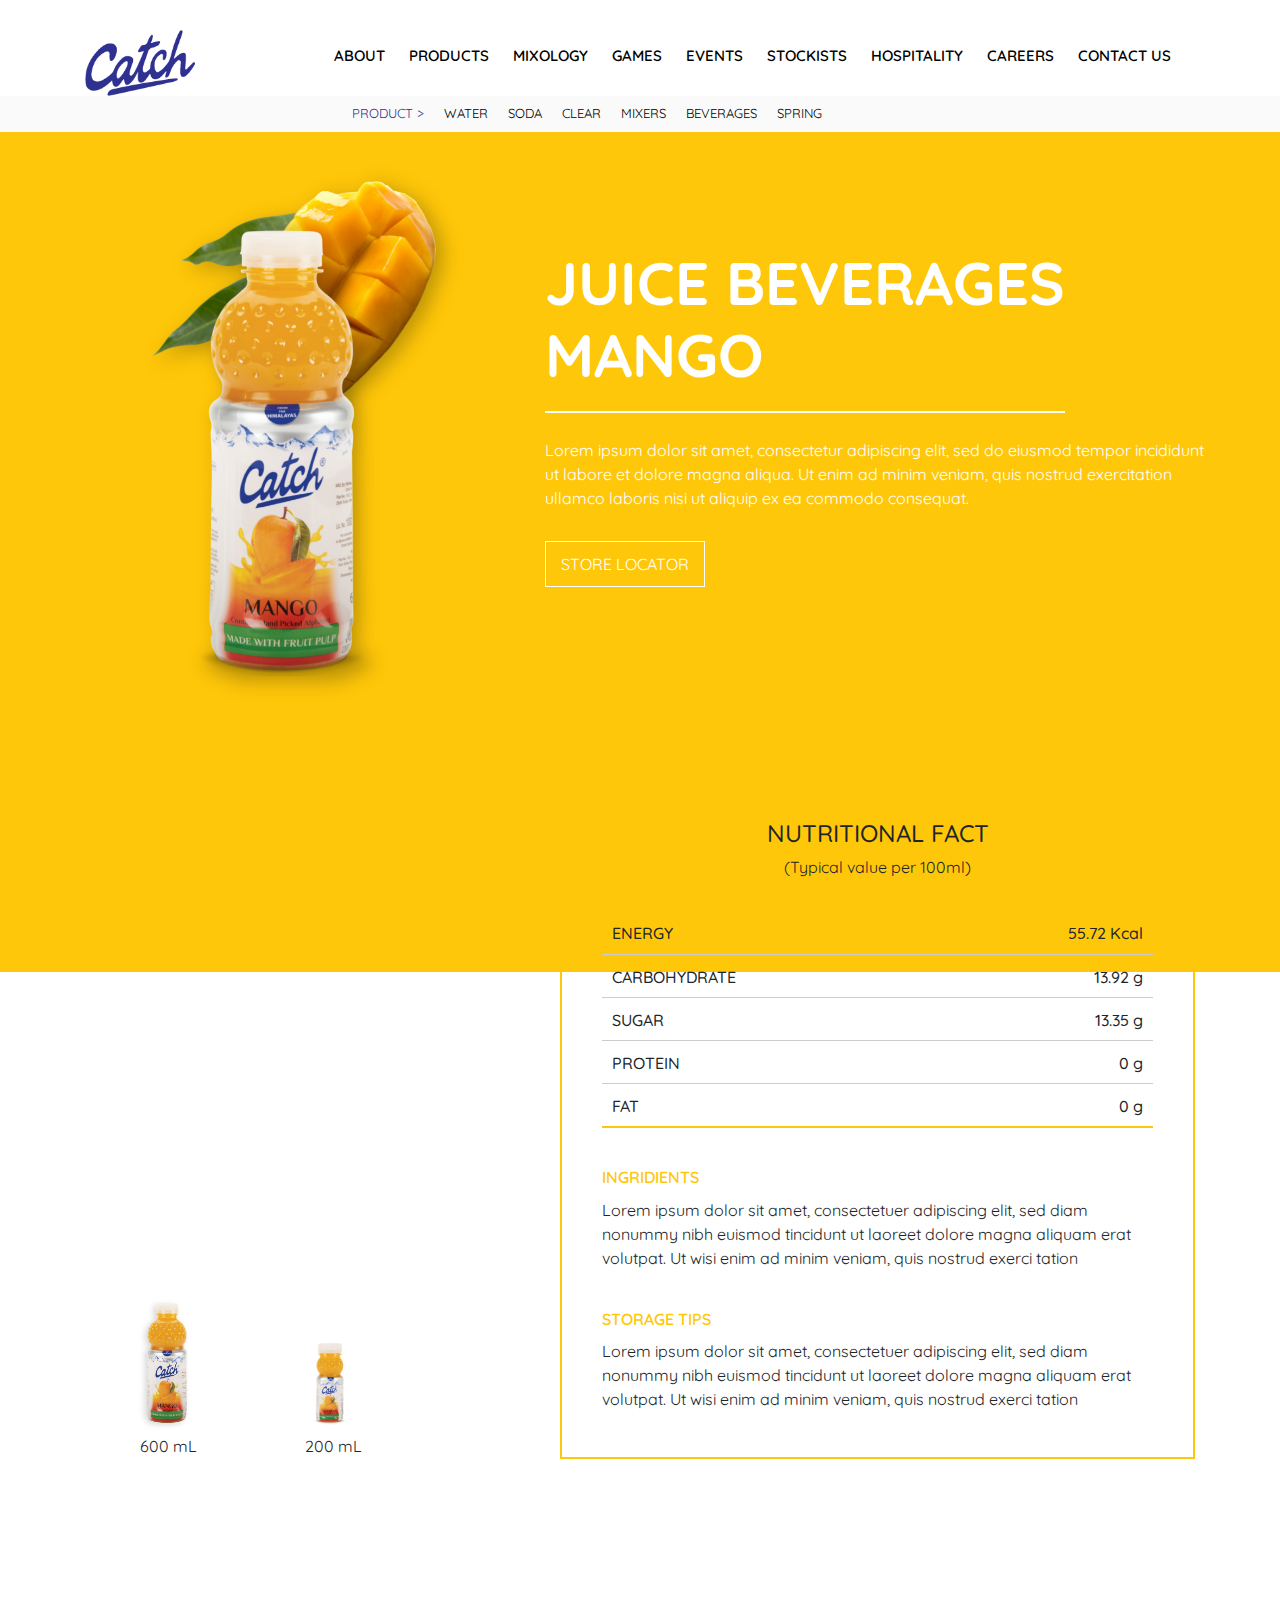
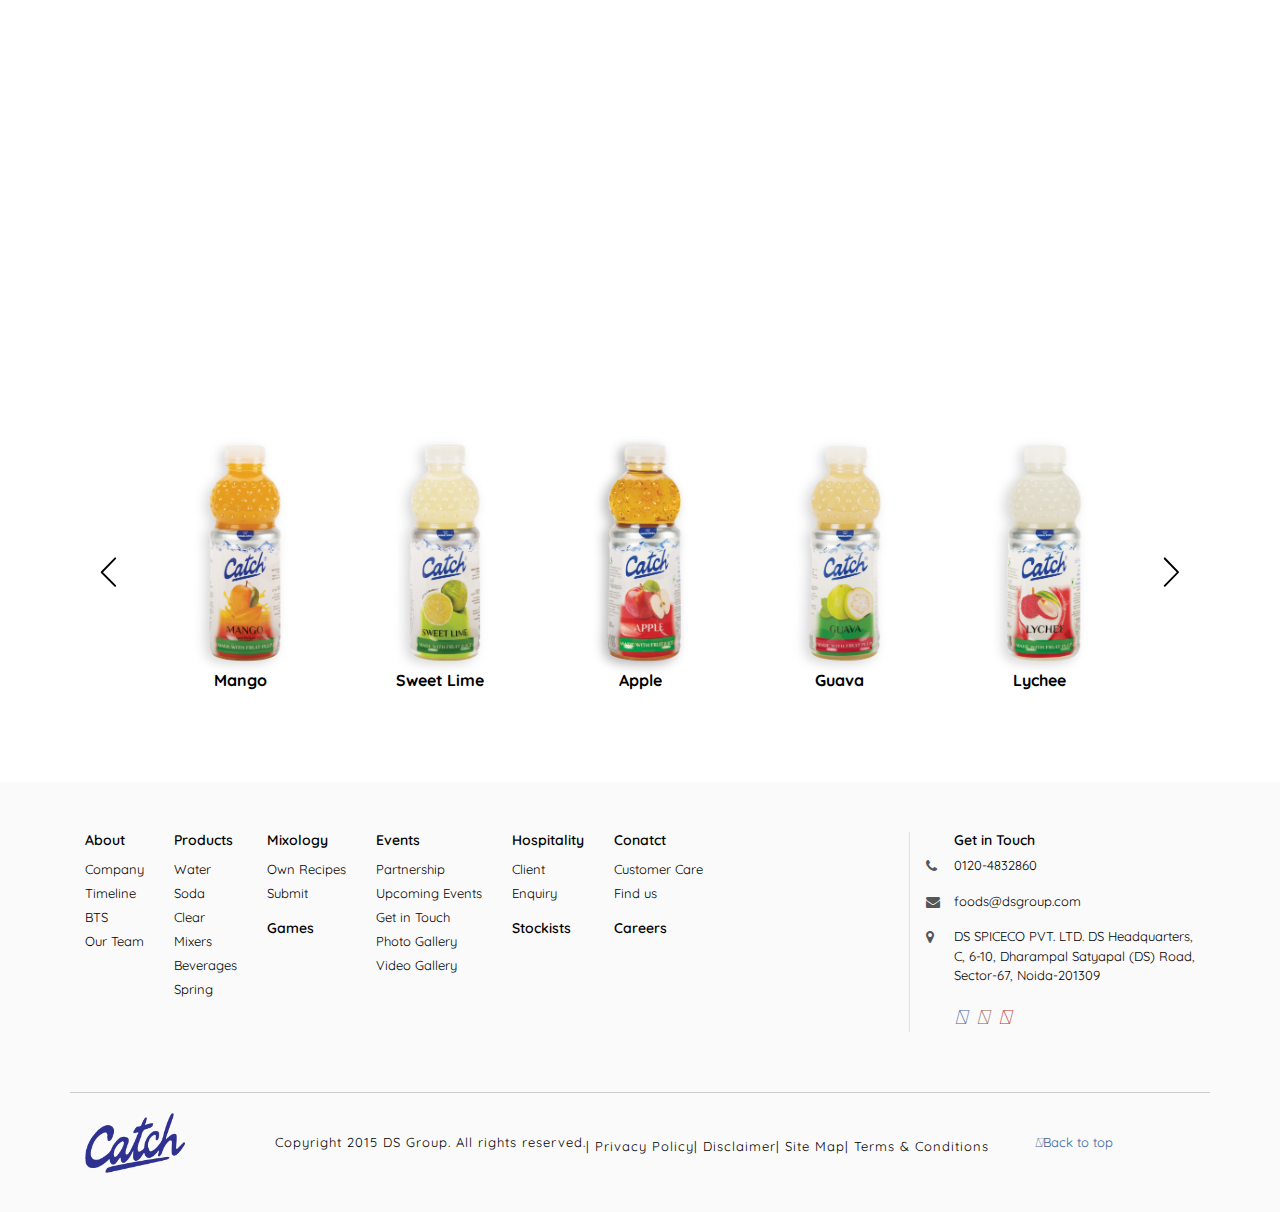
<file: mango.html>
<!DOCTYPE html>
<html lang="en" >

<head>
  <meta charset="UTF-8">
  <title>Mango</title>
  
    <link rel="stylesheet" href="css/style.css">
	<link rel="stylesheet" href="https://maxcdn.bootstrapcdn.com/bootstrap/4.0.0/css/bootstrap.min.css" integrity="sha384-Gn5384xqQ1aoWXA+058RXPxPg6fy4IWvTNh0E263XmFcJlSAwiGgFAW/dAiS6JXm" crossorigin="anonymous">
	<link rel="stylesheet" href="https://use.fontawesome.com/releases/v5.8.1/css/all.css" integrity="sha384-50oBUHEmvpQ+1lW4y57PTFmhCaXp0ML5d60M1M7uH2+nqUivzIebhndOJK28anvf" crossorigin="anonymous">
	<link rel="stylesheet" type="text/css" href="https://maxcdn.bootstrapcdn.com/font-awesome/4.7.0/css/font-awesome.min.css">
	 
	 <link href="https://fonts.googleapis.com/css?family=Quicksand:400,500,600&display=swap" rel="stylesheet">
	
	<style>
	  .footer {
     text-transform: initial;
    position: absolute;
    width: 100%;
    height: 430px;
    overflow: hidden;
    clip: rect(0, auto, auto, 0);
}

.section:nth-child(13) {
  background-color: #fff;
  color: #fff;
  top: 1120vh;
  z-index: 12;
}
.section:nth-child(13) .fixed {
  -webkit-transform: translate(-50%, -50%);
          transform: translate(-50%, -50%);
}

.more-cont {
    background-color: #ffc709;
}

.nutritional-fact {
    margin-bottom: 70px;
    margin-top: 50px;
    margin-left: 0;
    padding: 30px 40px;
    border: 2px solid #ffc709;
    margin-right: 0;
}
.main-hed {
    margin-bottom: 30px;
    text-align: center;
}
ul.nurients {
    padding:0px;
}

ul.nurients li {
    padding: 13px 10px 2px 10px;
    list-style-type: none;
}

ul.nurients li h6 span {
    float: right;
}

ul.nurients {
    border-top: 2px solid #ffc709;
    padding: 0px;
    border-bottom: 2px solid #ffc709;
}

.more-detail h6 {
    margin-bottom: 10px;
    font-weight: 600;
    color: #ffc709;
}

ul.nurients li.bb {
    border-bottom: 1px solid #ccc;
}

.banner2 {
    background: linear-gradient(45deg,#ffc709,#e28730);
    text-align: center;
    padding: 70px 0;
	    color: #fff;
}

a.buy-button {
    box-shadow: 2px 4px 6px rgb(0,0,0,0.2);
    color: #ffc709;
    text-decoration: none;
    background: #fff;
    padding: 12px 20px;
}
	</style>
  
</head>

<body>

<header id="header" class="header clearfix">
 <div class="header-wrap clearfix">
  	 
	 
<nav id="mainnav" class="mainnav">
<div class="container">
 <a href="#"><img src="img/logo.png" alt="image" style="width:110px;"></a>

    <ul class="main-menu">
	  <li><a href="#">ABOUT</a></li>
	  <li><a href="#">PRODUCTS</a></li>
	  <li><a href="#">MIXOLOGY</a></li>
	  <li><a href="#">GAMES</a></li>
	  <li><a href="#">EVENTS</a></li>
	  <li><a href="#">STOCKISTS</a></li>
	  <li><a href="#">HOSPITALITY</a></li>
	  <li><a href="#">CAREERS</a></li>
	  <li><a href="#">CONTACT US</a></li>
	</ul>
</div>

<div class="product-menu-row" style="padding:0; margin:0;">
<!-- <div class="container">	  -->
	    <ul class="product-menu">
		  <li><a href="#" style="color: #2f3191;">PRODUCT > </a></li>
		  <li><a href="#">WATER</a>
		    <ul class="sub-product">
			  <li><a href="">SPARKLING</a></li>
			  <li><a href="">STILL</a></li>
			  <li><a href="">PREMIUM MINERAL<br> WATER</a></li>
			  <li><a href="">REGULAR MINERAL<br> WATER</a></li>
			</ul>
		  </li>
		  <li><a href="#">SODA</a>
		   <ul class="sub-product">
			  <li><a href="">CLUB SODA</a></li>
			  <li><a href="">PREMIUM BLACK<br> SODA</a></li>
			</ul>
		  </li>
		  <li><a href="#">CLEAR</a>
		    <ul class="sub-product">
			  <li><a href="">PEACH</a></li>
			  <li><a href="">LEMON AND LIME</a></li>
			  <li><a href="">BLACK CURRANT</a></li>
			  <li><a href="">GREEN APPLE</a></li>
			</ul>
		  </li>
		  <li><a href="#">MIXERS</a>
		    <ul class="sub-product">
			  <li><a href="">TONIC WATER</a></li>
			  <li><a href="">GINGER APPLE</a></li>
			</ul>
		  </li>
		  <li><a href="index.html">BEVERAGES</a>
		    <ul class="sub-product">
			  <li><a href="">MANGO</a></li>
			  <li><a href="">SWEET LIME</a></li>
			  <li><a href="">APPLE</a></li>
			  <li><a href="">GUAVA</a></li>
			  <li><a href="">LYCHEE</a></li>
			  <li><a href="">ORANGE</a></li>
			  <li><a href="">STRAWBERRY</a></li>
			  <li><a href="">FRESH LIME</a></li>
			  <li><a href="">PINK LEMONADE</a></li>
			  <li><a href="">MULTI FRUIT</a></li>
			</ul>
		  </li>
		  <li><a href="#">SPRING</a>
		    <ul class="sub-product">
			  <li><a href="">COLA</a></li>
			  <li><a href="">LEMON</a></li>
			  <li><a href="">ORANGE</a></li>
			  <li><a href="">SPRINT UP</a></li>
			  <li><a href="">JIRA DIGESTIVE</a></li>
			  <li><a href="">DIET COLA</a></li>
			</ul>
		  </li>
		</ul>
      <!-- </div> -->
	</div>
</nav>
	   	
 </div>	
</header>


<div class="more-cont">
	<div class="bg-color"></div>
  <div class="container">
    <div class="row">
        <div class="col-md-5">
           <div class="bottal-img">
			   <img src="img/b1.png">
		   </div>

		   <div class="range container">
		     <div class="row">
                <div class="range600 col-4">
				  <img width="60%;" src="img/bb1.png">
				  <p>600 mL</p>
				</div>
				<div class="col-4">
                  <div class="range200">
				    <img width="35%;" src="img/sb1.png">
				    <p>200 mL</p>
                  </div>
				</div>
				<div class="col-4">
				  
				</div>
			 </div>
		   </div>

		</div>
		<div class="col-md-7">
           <div class="detail">
             <div class="row head">
				 <h1>JUICE BEVERAGES<br> MANGO</h1>
				 <!-- <h6></h6> -->
				 <p>Lorem ipsum dolor sit amet, consectetur adipiscing elit, sed do eiusmod tempor incididunt ut labore et dolore magna aliqua. Ut enim ad minim veniam, quis nostrud exercitation ullamco laboris nisi ut aliquip ex ea commodo consequat. </p>
				  <a class="store-button" href="#">STORE LOCATOR</a>		
			 </div>
			 <div class="row nutritional-fact">
                <div class="all-facts">
				    <div class="main-hed">
					  <h4>NUTRITIONAL FACT</h4>
					  <p>(Typical value per 100ml)</p>
					</div>
                     <ul class="nurients"> 
						<li class="bb"><h6>ENERGY<span>55.72 Kcal</span></h6></li>
						<li class="bb"><h6>CARBOHYDRATE<span>13.92 g</span></h6></li>
						<li class="bb"><h6>SUGAR<span>13.35 g</span></h6></li>
						<li class="bb"><h6>PROTEIN<span>0 g</span></h6></li>
						<li><h6>FAT<span>0 g</span></h6></li>
					 </ul>
					<div class="more-detail ing">
					   <h6>INGRIDIENTS</h6>
					   <p>Lorem ipsum dolor sit amet, consectetuer adipiscing elit, sed diam nonummy nibh euismod tincidunt ut laoreet dolore magna aliquam erat volutpat. Ut wisi enim ad minim veniam, quis nostrud exerci tation</p>
                    </div>
                    <div class="more-detail">
					   <h6>STORAGE TIPS</h6>
					   <p>Lorem ipsum dolor sit amet, consectetuer adipiscing elit, sed diam nonummy nibh euismod tincidunt ut laoreet dolore magna aliquam erat volutpat. Ut wisi enim ad minim veniam, quis nostrud exerci tation</p>
					</div>
				</div>
				
			 </div>
		   </div>
		</div>
	</div>
  </div> 
</div>

<div class="banner2">
  <div class="container">
    <div class="row">
	 <div class="col">
	  <h2 style="text-transform:uppercase;">#Mango</h2>
	  <h2 style="text-transform:uppercase;">THE KING OF FRUITS</h2>
	</div>
    </div>	
	<div style="height:70px;" class="row"></div>
	<a href="" class="buy-button">BUY NOW</a>
  </div>
</div>

<div class="similar-hed">
  <div class="container">
    <h1>YOU MIGHT LIKE THESE TOO</h1>
  </div>
</div>


<div class="container" id="my-slide">
	     
		<div id="mixedSlider3">
                    <div class="MS-content">
                        <a href="mango.html"><div class="item">
                            <div class="imgTitle">
                                
                                <img src="img/bb1.png" alt="" />
								<p class="itemTitle text-center"><strong>Mango</strong></p>
								
                            </div>
                        </div></a>
                        <a href="sweet-lime.html"><div class="item">
                            <div class="imgTitle">
                                
                                <img src="img/bb2.png" alt="" />
								<p class="itemTitle text-center"><strong>Sweet Lime</strong><p>
								
                            </div>
                        </div></a>
                        <a href="apple.html"><div class="item">
                            <div class="imgTitle">
                                
                                <img src="img/bb3.png" alt="" />
								<p class="itemTitle text-center"><strong>Apple</strong></p>
								
                            </div>
                        </div></a>
                        <a href="guava.html"><div class="item">
                            <div class="imgTitle">
                               
                                <img src="img/bb4.png" alt="" />
								<p class="itemTitle text-center"><strong>Guava</strong></p>
								
                            </div>
                        </div></a>
                        <a href="lychee.html"><div class="item">
                            <div class="imgTitle">                               
                                <img src="img/bb5.png" alt="" />
								<p class="itemTitle text-center"><strong>Lychee</strong></p>
								
                            </div>
                        </div></a>
						<a href="orange.html"><div class="item">
                            <div class="imgTitle">
                                
                                <img src="img/bb6.png" alt="" />
								<p class="itemTitle text-center"><strong>Orange</strong></p>
							
                            </div>
                        </div></a>
						<a href="strawberry.html"><div class="item">
                            <div class="imgTitle">
                                
                                <img src="img/bb7.png" alt="" />
								<p class="itemTitle text-center"><strong>Strawberry</strong></p>
								
                            </div>
                        </div></a>
						<a href="fresh-lime.html"><div class="item">
                            <div class="imgTitle">
                                
                                <img src="img/bb8.png" alt="" />
								<p class="itemTitle text-center"><strong>Fresh Lime</strong></p>
								
                            </div>
                        </div></a>
						<a href="pink-lamonade.html"><div class="item">
                            <div class="imgTitle">
                               
                                <img src="img/bb9.png" alt="" />
								<p class="itemTitle text-center"><strong>Pink Lemonade</strong></p>
								
                            </div>
                        </div></a>
						<a href="multi-fruit.html"><div class="item">
                            <div class="imgTitle">
                                
                                <img src="img/bb10.png" alt="" />
								<p class="itemTitle text-center"><strong>Multi Fruit</strong></p>
								
                            </div>
                        </div></a>
														                      
                    </div>
					
                    <div class="MS-controls">
                        <button class="MS-left"><img src="img/prev.svg"></button>
                        <button class="MS-right"><img src="img/next.svg"></button>
                    </div>
                </div>
	</div>


<div class="footer">
   <div class="container"> 
     <div class="row">
	  <div class="col-md-9">
	   <div class="footer-col">	   
	     <ul>
		   <h6><a href="">About</a></h6>
		   <li><a href="">Company</a></li>
		   <li><a href="">Timeline</a></li>
		   <li><a href="">BTS</a></li>
		   <li><a href="">Our Team</a></li>
		 </ul>
	   </div>
	   
	   <div class="footer-col">
	      <ul>
		    <h6><a href="">Products</a></h6>
		    <li><a href="">Water</a></li>
			<li><a href="">Soda</a></li>
			<li><a href="">Clear</a></li>
			<li><a href="">Mixers</a></li>
			<li><a href="">Beverages</a></li>
			<li><a href="">Spring</a></li>
		  </ul>
	   </div>
	   
	   <div class="footer-col">
	     <ul>
            <h6><a href="">Mixology</a></h6>
		    <li><a href="">Own Recipes</a></li>
			<li><a href="">Submit</a></li>			
		 </ul>
		 
		 <h6><a href="">Games</a></h6>
	   </div>
	   
	   <div class="footer-col">
	     <ul>
		   <h6><a href="">Events</a></h6>
		   <li><a href="">Partnership</a></li>
		   <li><a href="">Upcoming Events</a></li>
		   <li><a href="">Get in Touch</a></li>
		   <li><a href="">Photo Gallery</a></li>
		   <li><a href="">Video Gallery</a></li>
		 </ul>
	   </div>
	   
	   <div class="footer-col">

         <ul>
		   <h6><a href="">Hospitality</a></h6>
		   <li><a href="">Client</a></li>
		   <li><a href="">Enquiry</a></li>
		 </ul>
		 	     
		   <h6><a href="">Stockists</a></h6>
		   
	   </div>
	   
	   <div class="footer-col">

         <ul>
		   <h6><a href="">Conatct</a></h6>
		   <li><a href="">Customer Care</a></li>
		   <li><a href="">Find us</a></li>
		 </ul>
		 	     
		   <h6><a href="">Careers</a></h6>
		   
	   </div>
	   
	   <div  style="border-right: 1px solid #ccc; height:200px;" class="border-right"></div>
	   
	  </div>
	   
	   
	   <div class="col-md-3">
	      <div class="cont-detail">
		    <h6>Get in Touch</h6>
		    <p class="phone"><a href="tel:0120-4832860">0120-4832860</a></p>
			<p class="mail"><a href="mailto:foods@dsgroup.com">foods@dsgroup.com</a></p>
			<p class="add">DS SPICECO PVT. LTD. DS Headquarters,<br>C, 6-10, Dharampal Satyapal (DS) Road,<br> Sector-67, Noida-201309</p>
		  </div>
          <div class="social-icons">
		     <ul>
			   <li><a href="#"><i class="fab fa-facebook-square"></i></a></li>
			   <li><a href="#"><i class="fab fa-instagram"></i></a></li>
			   <li><a href="#"><i class="fab fa-youtube"></i></a></li>
			 </ul>
		  </div>		  
	   </div>
	   
	 </div>
	 
	 <div class="row bottom-footer">
	   <div class="col-md-2">
	      <img style="width:100px;" src="img/logo.png">
	   </div>
	   <div class="col-md-8">
	      <ul style="margin-top:20px;">
		    <li><p>Copyright 2015 DS Group. All rights reserved.</p></li>
			<li><a href="">| Privacy Policy</a></li>
			<li><a href="">| Disclaimer</a></li>
			<li><a href="">| Site Map</a></li>
			<li><a href="">| Terms & Conditions</a></li>
		  </ul>
	   </div>
	   <div class="col-md-2">
	      <p style="margin-top:20px;"><a style="color:#45619d;" href="#"><i class="fas fa-arrow-up"></i>Back to top</a></p>
	   </div>
	 </div>
	 
   </div>
</div>


  <script src='https://code.jquery.com/jquery-2.2.4.min.js'></script>
  <script src="js/multislider.min.js"></script> 
	
	<script>
     $('#mixedSlider3').multislider({
		    	duration: 1500,
		    	interval: 3000
		   });
	</script>

</body>

</html>
</file>
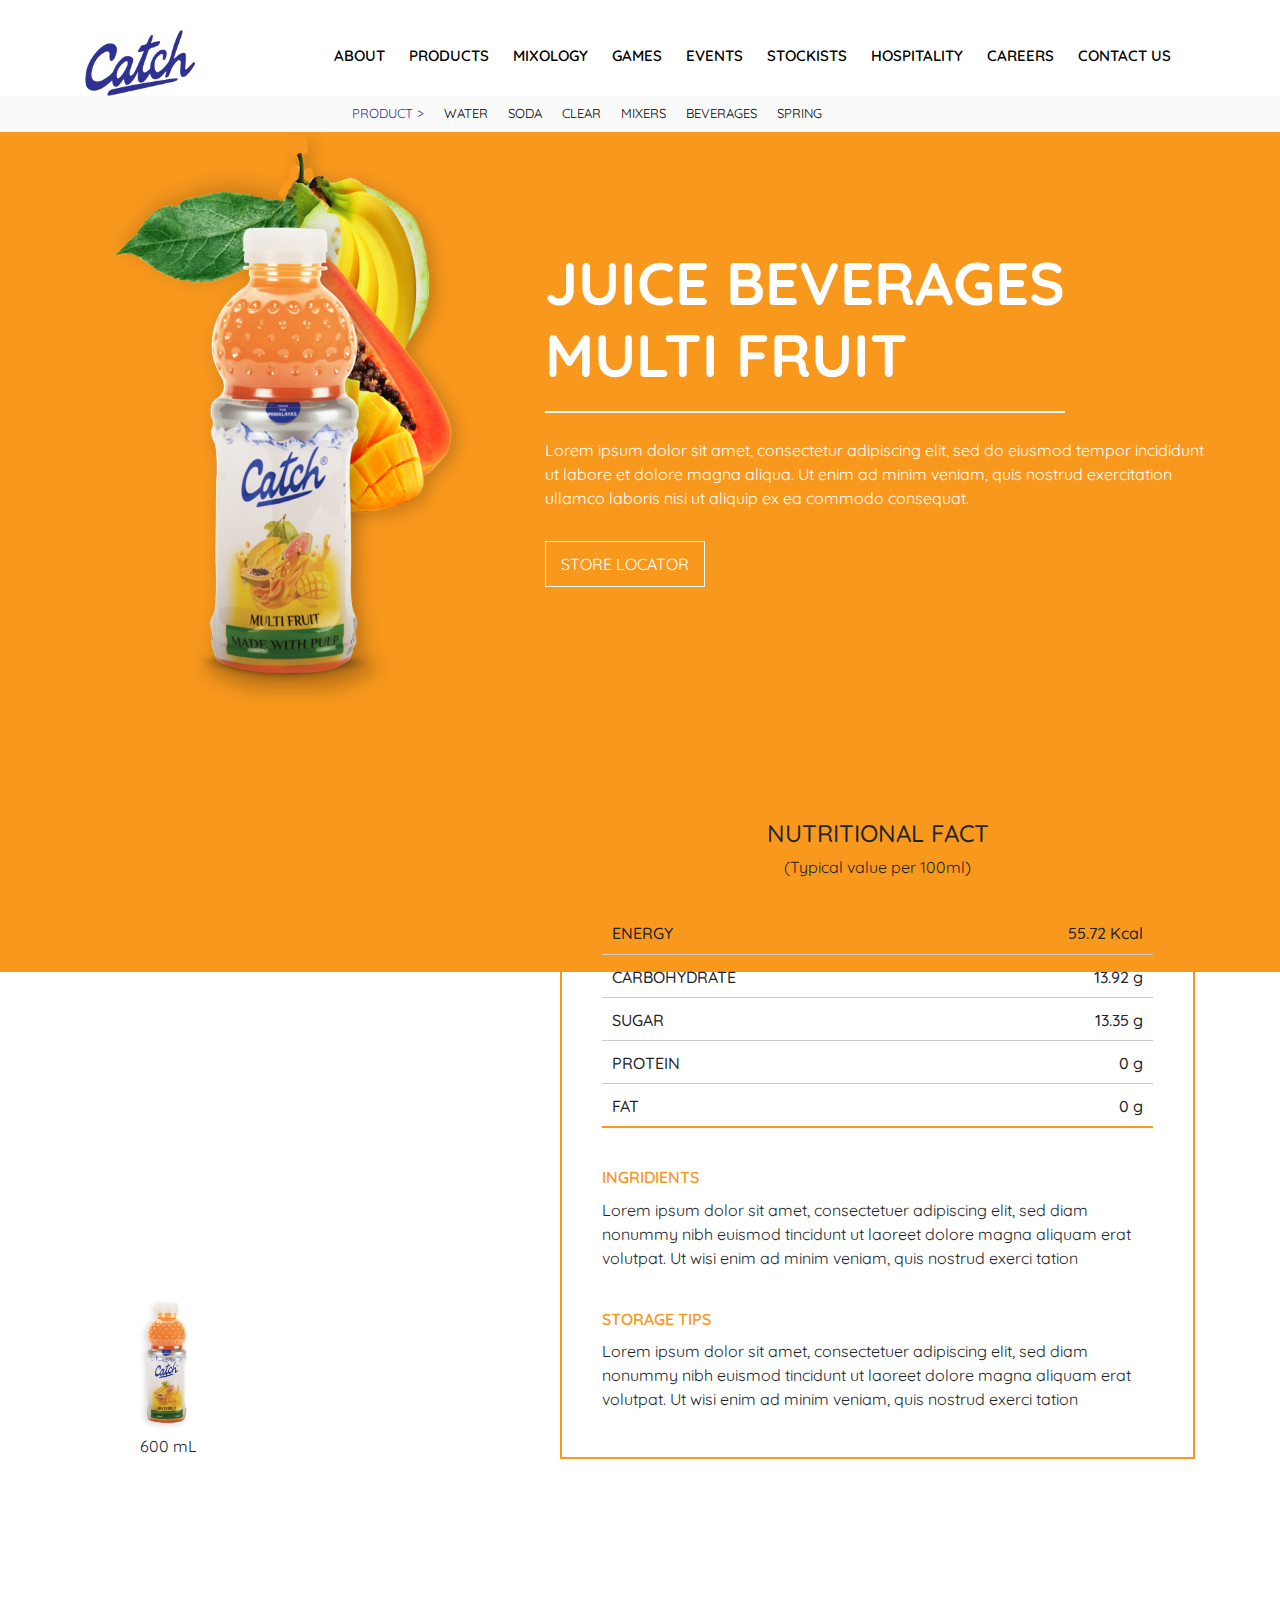
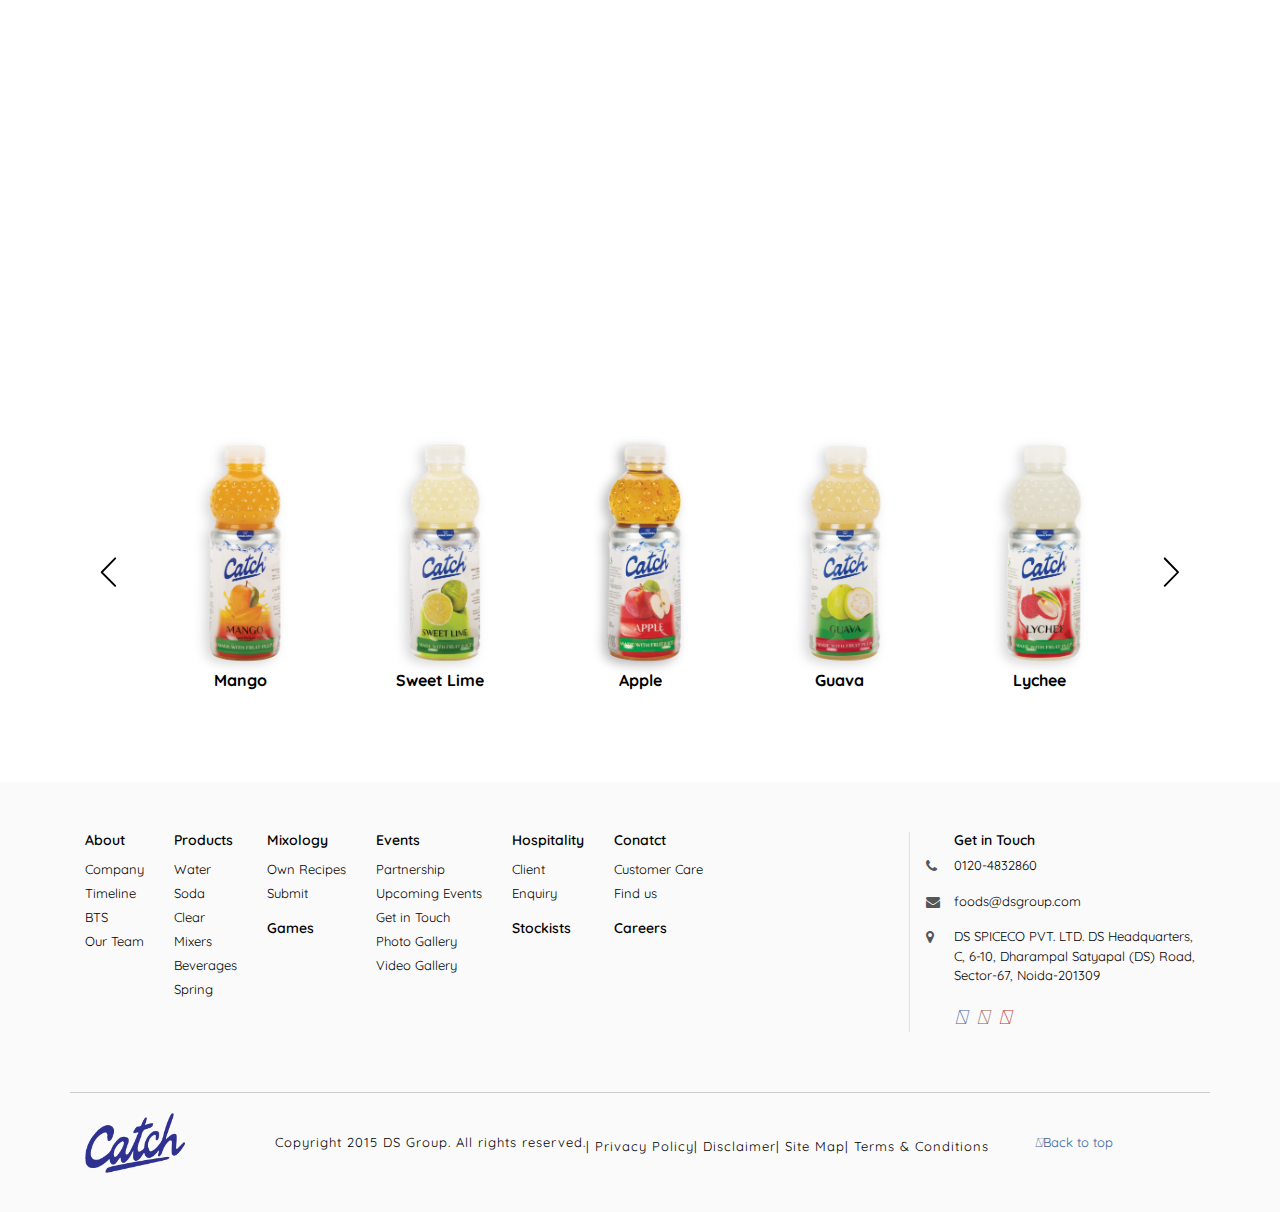
<file: multi-fruit.html>
<!DOCTYPE html>
<html lang="en" >

<head>
  <meta charset="UTF-8">
  <title>Multi Fruit</title>
  
    <link rel="stylesheet" href="css/style.css">
	<link rel="stylesheet" href="https://maxcdn.bootstrapcdn.com/bootstrap/4.0.0/css/bootstrap.min.css" integrity="sha384-Gn5384xqQ1aoWXA+058RXPxPg6fy4IWvTNh0E263XmFcJlSAwiGgFAW/dAiS6JXm" crossorigin="anonymous">
	<link rel="stylesheet" href="https://use.fontawesome.com/releases/v5.8.1/css/all.css" integrity="sha384-50oBUHEmvpQ+1lW4y57PTFmhCaXp0ML5d60M1M7uH2+nqUivzIebhndOJK28anvf" crossorigin="anonymous">
	<link rel="stylesheet" type="text/css" href="https://maxcdn.bootstrapcdn.com/font-awesome/4.7.0/css/font-awesome.min.css">
	 
	 <link href="https://fonts.googleapis.com/css?family=Quicksand:400,500,600&display=swap" rel="stylesheet">
	
	<style>
	  .footer {
     text-transform: initial;
    position: absolute;
    width: 100%;
    height: 430px;
    overflow: hidden;
    clip: rect(0, auto, auto, 0);
}

.section:nth-child(13) {
  background-color: #fff;
  color: #fff;
  top: 1120vh;
  z-index: 12;
}
.section:nth-child(13) .fixed {
  -webkit-transform: translate(-50%, -50%);
          transform: translate(-50%, -50%);
}

.more-cont {
       background-color: #f8981d;
}

.nutritional-fact {
    margin-bottom: 70px;
    margin-top: 50px;
    margin-left: 0;
    padding: 30px 40px;
    border: 2px solid #f8981d;
    margin-right: 0;
}
.main-hed {
    margin-bottom: 30px;
    text-align: center;
}
ul.nurients {
    padding:0px;
}

ul.nurients li {
    padding: 13px 10px 2px 10px;
    list-style-type: none;
}

ul.nurients li h6 span {
    float: right;
}

ul.nurients {
    border-top: 2px solid #f8981d;
    padding: 0px;
    border-bottom: 2px solid #f8981d;
}

.more-detail h6 {
    margin-bottom: 10px;
    font-weight: 600;
    color: #f8981d;
}

ul.nurients li.bb {
    border-bottom: 1px solid #ccc;
}

.banner2 {
    background: linear-gradient(45deg,#f8981d,#ca7c3a);
    text-align: center;
    padding: 70px 0;
	    color: #fff;
}
a.buy-button {
    box-shadow: 2px 4px 6px rgb(0,0,0,0.2);
    color: #f8981d;
    text-decoration: none;
    background: #fff;
    padding: 12px 20px;
}

	</style>
  
</head>

<body>

<header id="header" class="header clearfix">
 <div class="header-wrap clearfix">
  	 
	 
<nav id="mainnav" class="mainnav">
<div class="container">
 <a href="#"><img src="img/logo.png" alt="image" style="width:110px;"></a>

    <ul class="main-menu">
	  <li><a href="#">ABOUT</a></li>
	  <li><a href="#">PRODUCTS</a></li>
	  <li><a href="#">MIXOLOGY</a></li>
	  <li><a href="#">GAMES</a></li>
	  <li><a href="#">EVENTS</a></li>
	  <li><a href="#">STOCKISTS</a></li>
	  <li><a href="#">HOSPITALITY</a></li>
	  <li><a href="#">CAREERS</a></li>
	  <li><a href="#">CONTACT US</a></li>
	</ul>
</div>

<div class="product-menu-row" style="padding:0; margin:0;">
<!-- <div class="container">	  -->
	    <ul class="product-menu">
		  <li><a href="#" style="color: #2f3191;">PRODUCT > </a></li>
		  <li><a href="#">WATER</a>
		    <ul class="sub-product">
			  <li><a href="">SPARKLING</a></li>
			  <li><a href="">STILL</a></li>
			  <li><a href="">PREMIUM MINERAL<br> WATER</a></li>
			  <li><a href="">REGULAR MINERAL<br> WATER</a></li>
			</ul>
		  </li>
		  <li><a href="#">SODA</a>
		   <ul class="sub-product">
			  <li><a href="">CLUB SODA</a></li>
			  <li><a href="">PREMIUM BLACK<br> SODA</a></li>
			</ul>
		  </li>
		  <li><a href="#">CLEAR</a>
		    <ul class="sub-product">
			  <li><a href="">PEACH</a></li>
			  <li><a href="">LEMON AND LIME</a></li>
			  <li><a href="">BLACK CURRANT</a></li>
			  <li><a href="">GREEN APPLE</a></li>
			</ul>
		  </li>
		  <li><a href="#">MIXERS</a>
		    <ul class="sub-product">
			  <li><a href="">TONIC WATER</a></li>
			  <li><a href="">GINGER APPLE</a></li>
			</ul>
		  </li>
		  <li><a href="index.html">BEVERAGES</a>
		    <ul class="sub-product">
			  <li><a href="">MANGO</a></li>
			  <li><a href="">SWEET LIME</a></li>
			  <li><a href="">APPLE</a></li>
			  <li><a href="">GUAVA</a></li>
			  <li><a href="">LYCHEE</a></li>
			  <li><a href="">ORANGE</a></li>
			  <li><a href="">STRAWBERRY</a></li>
			  <li><a href="">FRESH LIME</a></li>
			  <li><a href="">PINK LEMONADE</a></li>
			  <li><a href="">MULTI FRUIT</a></li>
			</ul>
		  </li>
		  <li><a href="#">SPRING</a>
		    <ul class="sub-product">
			  <li><a href="">COLA</a></li>
			  <li><a href="">LEMON</a></li>
			  <li><a href="">ORANGE</a></li>
			  <li><a href="">SPRINT UP</a></li>
			  <li><a href="">JIRA DIGESTIVE</a></li>
			  <li><a href="">DIET COLA</a></li>
			</ul>
		  </li>
		</ul>
      <!-- </div> -->
	</div>
</nav>
	   	
 </div>	
</header>


<div class="more-cont">
	<div class="bg-color"></div>
  <div class="container">
    <div class="row">
        <div class="col-md-5">
           <div class="bottal-img">
			   <img src="img/b10.png">
		   </div>

           <div class="range container">
		     <div class="row">
                <div class="range600 col-4">
				  <img width="60%;" src="img/bb10.png">
				  <p>600 mL</p>
				</div>
				<div class="col-4">
                  <!-- <div class="range200"> -->
				    <!-- <img width="35%;" src="img/sb5.png"> -->
				    <!-- <p>200 mL</p> -->
                  <!-- </div> -->
				</div>
				<div class="col-4">
				  
				</div>
			 </div>
		   </div>

		</div>
		<div class="col-md-7">
           <div class="detail">
             <div class="row head">
				 <h1>JUICE BEVERAGES<br> MULTI FRUIT</h1>
				 <!-- <h6></h6> -->
				 <p>Lorem ipsum dolor sit amet, consectetur adipiscing elit, sed do eiusmod tempor incididunt ut labore et dolore magna aliqua. Ut enim ad minim veniam, quis nostrud exercitation ullamco laboris nisi ut aliquip ex ea commodo consequat. </p>
				  <a class="store-button" href="#">STORE LOCATOR</a>		
			 </div>
			 <div class="row nutritional-fact">
                <div class="all-facts">
				    <div class="main-hed">
					  <h4>NUTRITIONAL FACT</h4>
					  <p>(Typical value per 100ml)</p>
					</div>
                     <ul class="nurients"> 
						<li class="bb"><h6>ENERGY<span>55.72 Kcal</span></h6></li>
						<li class="bb"><h6>CARBOHYDRATE<span>13.92 g</span></h6></li>
						<li class="bb"><h6>SUGAR<span>13.35 g</span></h6></li>
						<li class="bb"><h6>PROTEIN<span>0 g</span></h6></li>
						<li><h6>FAT<span>0 g</span></h6></li>
					 </ul>
					<div class="more-detail ing">
					   <h6>INGRIDIENTS</h6>
					   <p>Lorem ipsum dolor sit amet, consectetuer adipiscing elit, sed diam nonummy nibh euismod tincidunt ut laoreet dolore magna aliquam erat volutpat. Ut wisi enim ad minim veniam, quis nostrud exerci tation</p>
                    </div>
                    <div class="more-detail">
					   <h6>STORAGE TIPS</h6>
					   <p>Lorem ipsum dolor sit amet, consectetuer adipiscing elit, sed diam nonummy nibh euismod tincidunt ut laoreet dolore magna aliquam erat volutpat. Ut wisi enim ad minim veniam, quis nostrud exerci tation</p>
					</div>
				</div>
				
			 </div>
		   </div>
		</div>
	</div>
  </div> 
</div>

<div class="banner2">
  <div class="container">
    <div class="row">
	 <div class="col">
	  <h2 style="text-transform:uppercase;">#Multi Fruit</h2>
	  <h2 style="text-transform:uppercase;">THE KING OF FRUITS</h2>
	</div>
    </div>	
	<div style="height:70px;" class="row"></div>
	<a href="" class="buy-button">BUY NOW</a>
  </div>
</div>

<div class="similar-hed">
  <div class="container">
    <h1>YOU MIGHT LIKE THESE TOO</h1>
  </div>
</div>

<!-- <div class="similar-products"> -->
  <!-- <div class="container"> -->
    <!-- <div class="row"> -->
	  <!-- <div class="col-md-6"> -->
	    <!-- <div class=""></div> -->
	  <!-- </div> -->
	  <!-- <div class="col-md-6"> -->
	    <!-- <div class=""></div> -->
	  <!-- </div> -->
	<!-- </div> -->
  <!-- </div> -->
<!-- </div> -->

<div class="container" id="my-slide">
	       <!-- <div class="title-section style2 "> -->
                    <!-- <h1 class="title">Explore the Range</h1> -->
            <!-- </div> -->
		<div id="mixedSlider3">
                    <div class="MS-content">
                        <a href="mango.html"><div class="item">
                            <div class="imgTitle">
                                
                                <img src="img/bb1.png" alt="" />
								<p class="itemTitle text-center"><strong>Mango</strong></p>
								
                            </div>
                        </div></a>
                        <a href="sweet-lime.html"><div class="item">
                            <div class="imgTitle">
                                
                                <img src="img/bb2.png" alt="" />
								<p class="itemTitle text-center"><strong>Sweet Lime</strong><p>
								
                            </div>
                        </div></a>
                        <a href="apple.html"><div class="item">
                            <div class="imgTitle">
                                
                                <img src="img/bb3.png" alt="" />
								<p class="itemTitle text-center"><strong>Apple</strong></p>
								
                            </div>
                        </div></a>
                        <a href="guava.html"><div class="item">
                            <div class="imgTitle">
                               
                                <img src="img/bb4.png" alt="" />
								<p class="itemTitle text-center"><strong>Guava</strong></p>
								
                            </div>
                        </div></a>
                        <a href="lychee.html"><div class="item">
                            <div class="imgTitle">                               
                                <img src="img/bb5.png" alt="" />
								<p class="itemTitle text-center"><strong>Lychee</strong></p>
								
                            </div>
                        </div></a>
						<a href="orange.html"><div class="item">
                            <div class="imgTitle">
                                
                                <img src="img/bb6.png" alt="" />
								<p class="itemTitle text-center"><strong>Orange</strong></p>
							
                            </div>
                        </div></a>
						<a href="strawberry.html"><div class="item">
                            <div class="imgTitle">
                                
                                <img src="img/bb7.png" alt="" />
								<p class="itemTitle text-center"><strong>Strawberry</strong></p>
								
                            </div>
                        </div></a>
						<a href="fresh-lime.html"><div class="item">
                            <div class="imgTitle">
                                
                                <img src="img/bb8.png" alt="" />
								<p class="itemTitle text-center"><strong>Fresh Lime</strong></p>
								
                            </div>
                        </div></a>
						<a href="pink-lamonade.html"><div class="item">
                            <div class="imgTitle">
                               
                                <img src="img/bb9.png" alt="" />
								<p class="itemTitle text-center"><strong>Pink Lemonade</strong></p>
								
                            </div>
                        </div></a>
						<a href="multi-fruit.html"><div class="item">
                            <div class="imgTitle">
                                
                                <img src="img/bb10.png" alt="" />
								<p class="itemTitle text-center"><strong>Multi Fruit</strong></p>
								
                            </div>
                        </div></a>
														                      
                    </div>
					
                    <div class="MS-controls">
                        <button class="MS-left"><img src="img/prev.svg"></button>
                        <button class="MS-right"><img src="img/next.svg"></button>
                    </div>
                </div>
	</div>


<div class="footer">
   <div class="container"> 
     <div class="row">
	  <div class="col-md-9">
	   <div class="footer-col">	   
	     <ul>
		   <h6><a href="">About</a></h6>
		   <li><a href="">Company</a></li>
		   <li><a href="">Timeline</a></li>
		   <li><a href="">BTS</a></li>
		   <li><a href="">Our Team</a></li>
		 </ul>
	   </div>
	   
	   <div class="footer-col">
	      <ul>
		    <h6><a href="">Products</a></h6>
		    <li><a href="">Water</a></li>
			<li><a href="">Soda</a></li>
			<li><a href="">Clear</a></li>
			<li><a href="">Mixers</a></li>
			<li><a href="">Beverages</a></li>
			<li><a href="">Spring</a></li>
		  </ul>
	   </div>
	   
	   <div class="footer-col">
	     <ul>
            <h6><a href="">Mixology</a></h6>
		    <li><a href="">Own Recipes</a></li>
			<li><a href="">Submit</a></li>			
		 </ul>
		 
		 <h6><a href="">Games</a></h6>
	   </div>
	   
	   <div class="footer-col">
	     <ul>
		   <h6><a href="">Events</a></h6>
		   <li><a href="">Partnership</a></li>
		   <li><a href="">Upcoming Events</a></li>
		   <li><a href="">Get in Touch</a></li>
		   <li><a href="">Photo Gallery</a></li>
		   <li><a href="">Video Gallery</a></li>
		 </ul>
	   </div>
	   
	   <div class="footer-col">

         <ul>
		   <h6><a href="">Hospitality</a></h6>
		   <li><a href="">Client</a></li>
		   <li><a href="">Enquiry</a></li>
		 </ul>
		 	     
		   <h6><a href="">Stockists</a></h6>
		   
	   </div>
	   
	   <div class="footer-col">

         <ul>
		   <h6><a href="">Conatct</a></h6>
		   <li><a href="">Customer Care</a></li>
		   <li><a href="">Find us</a></li>
		 </ul>
		 	     
		   <h6><a href="">Careers</a></h6>
		   
	   </div>
	   
	   <div  style="border-right: 1px solid #ccc; height:200px;" class="border-right"></div>
	   
	  </div>
	   
	   
	   <div class="col-md-3">
	      <div class="cont-detail">
		    <h6>Get in Touch</h6>
		    <p class="phone"><a href="tel:0120-4832860">0120-4832860</a></p>
			<p class="mail"><a href="mailto:foods@dsgroup.com">foods@dsgroup.com</a></p>
			<p class="add">DS SPICECO PVT. LTD. DS Headquarters,<br>C, 6-10, Dharampal Satyapal (DS) Road,<br> Sector-67, Noida-201309</p>
		  </div>
          <div class="social-icons">
		     <ul>
			   <li><a href="#"><i class="fab fa-facebook-square"></i></a></li>
			   <li><a href="#"><i class="fab fa-instagram"></i></a></li>
			   <li><a href="#"><i class="fab fa-youtube"></i></a></li>
			 </ul>
		  </div>		  
	   </div>
	   
	 </div>
	 
	 <div class="row bottom-footer">
	   <div class="col-md-2">
	      <img style="width:100px;" src="img/logo.png">
	   </div>
	   <div class="col-md-8">
	      <ul style="margin-top:20px;">
		    <li><p>Copyright 2015 DS Group. All rights reserved.</p></li>
			<li><a href="">| Privacy Policy</a></li>
			<li><a href="">| Disclaimer</a></li>
			<li><a href="">| Site Map</a></li>
			<li><a href="">| Terms & Conditions</a></li>
		  </ul>
	   </div>
	   <div class="col-md-2">
	      <p style="margin-top:20px;"><a style="color:#45619d;" href="#"><i class="fas fa-arrow-up"></i>Back to top</a></p>
	   </div>
	 </div>
	 
   </div>
</div>


  <script src='https://code.jquery.com/jquery-2.2.4.min.js'></script>
  <script src="js/multislider.min.js"></script> 
	
	<script>
     $('#mixedSlider3').multislider({
		    	duration: 2000,
		    	interval: 4000
		   });
	</script>

</body>

</html>
</file>
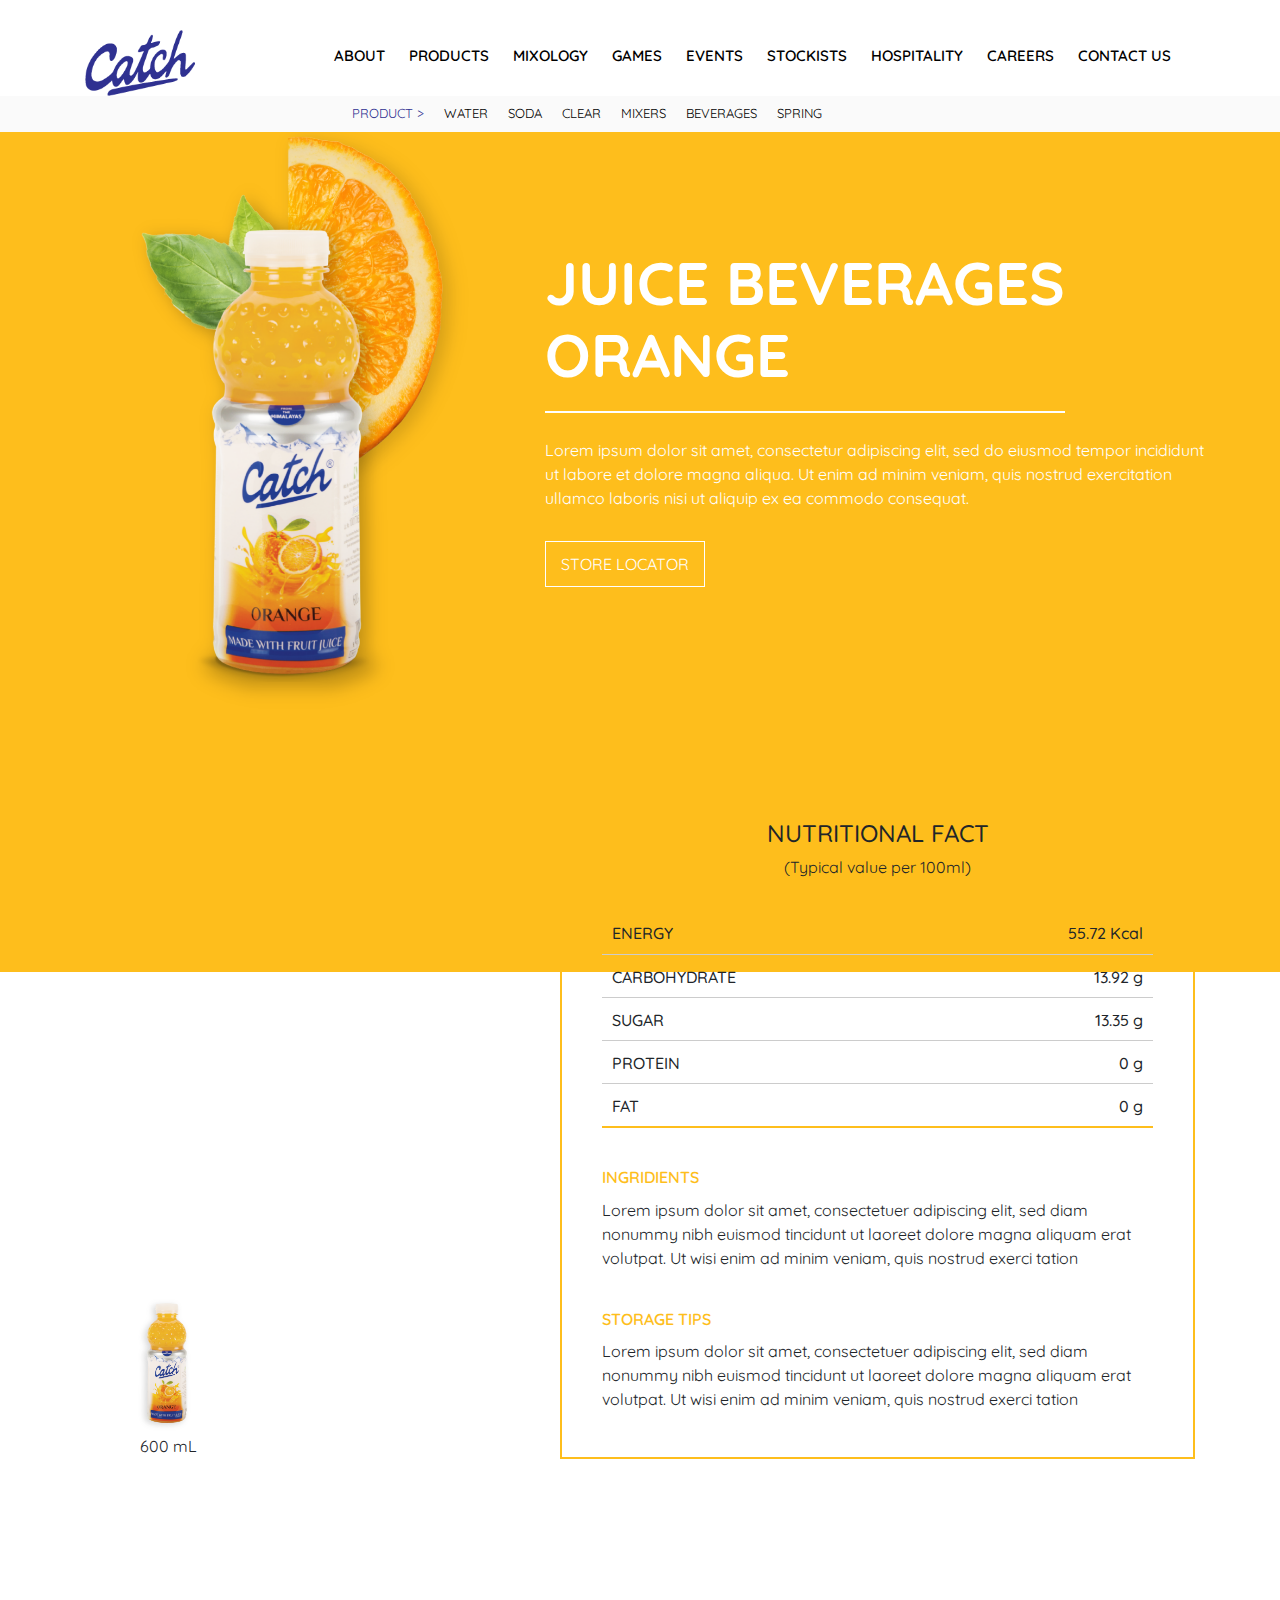
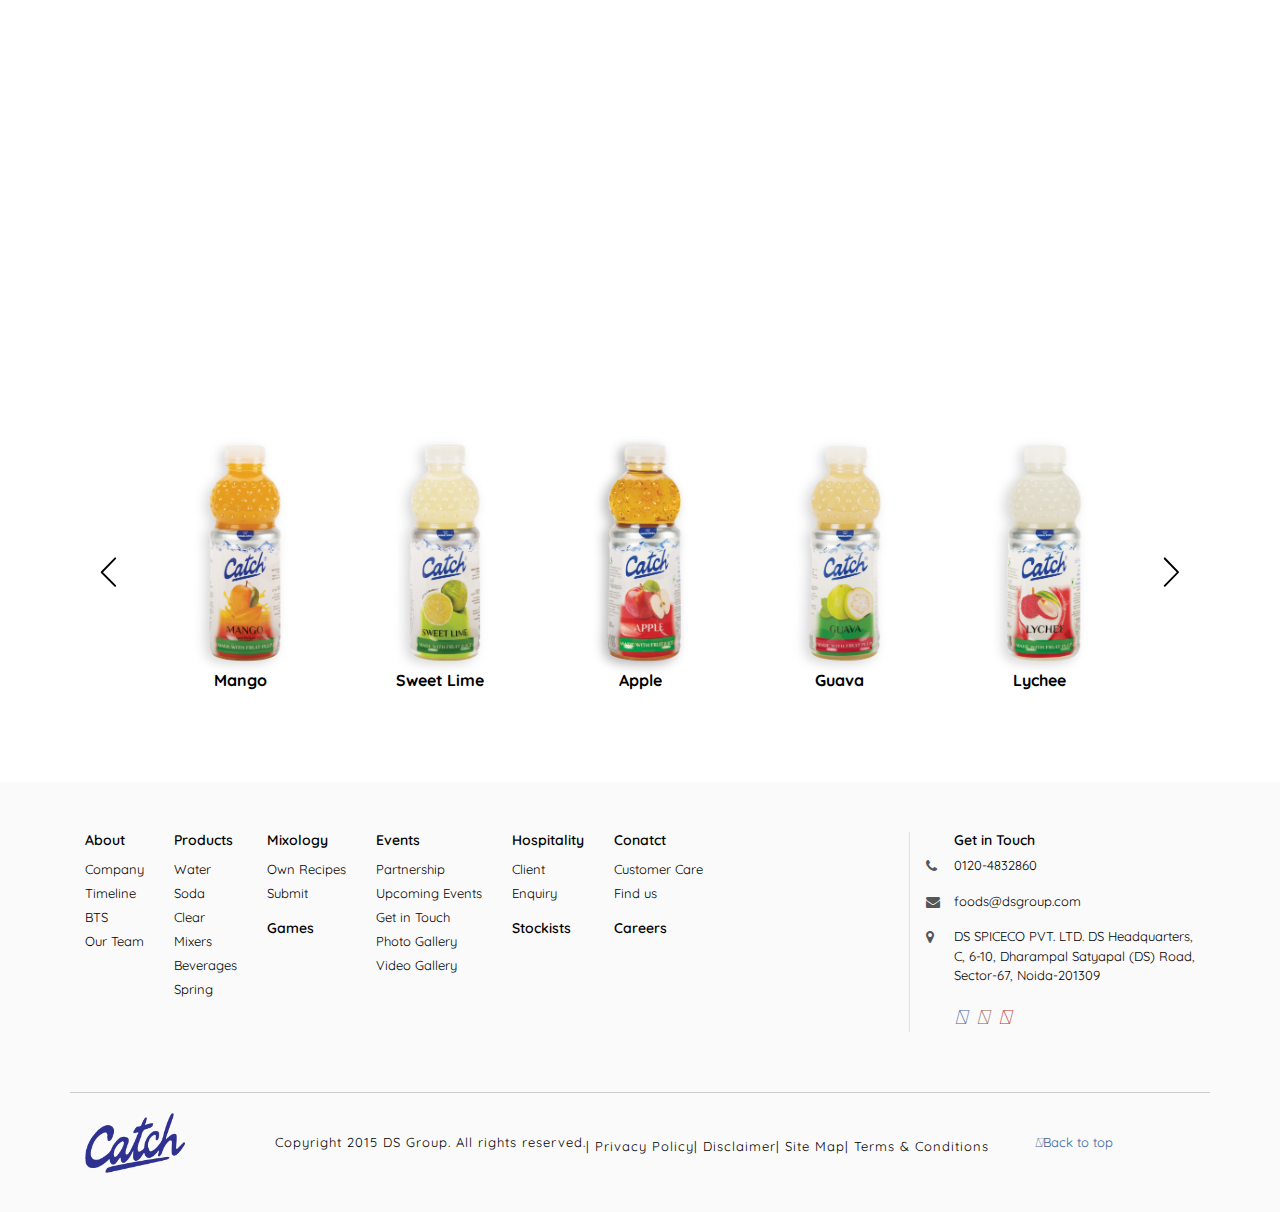
<file: orange.html>
<!DOCTYPE html>
<html lang="en" >

<head>
  <meta charset="UTF-8">
  <title>Orange</title>
  
    <link rel="stylesheet" href="css/style.css">
	<link rel="stylesheet" href="https://maxcdn.bootstrapcdn.com/bootstrap/4.0.0/css/bootstrap.min.css" integrity="sha384-Gn5384xqQ1aoWXA+058RXPxPg6fy4IWvTNh0E263XmFcJlSAwiGgFAW/dAiS6JXm" crossorigin="anonymous">
	<link rel="stylesheet" href="https://use.fontawesome.com/releases/v5.8.1/css/all.css" integrity="sha384-50oBUHEmvpQ+1lW4y57PTFmhCaXp0ML5d60M1M7uH2+nqUivzIebhndOJK28anvf" crossorigin="anonymous">
	<link rel="stylesheet" type="text/css" href="https://maxcdn.bootstrapcdn.com/font-awesome/4.7.0/css/font-awesome.min.css">
	 
	 <link href="https://fonts.googleapis.com/css?family=Quicksand:400,500,600&display=swap" rel="stylesheet">
	
	<style>
	  .footer {
     text-transform: initial;
    position: absolute;
    width: 100%;
    height: 430px;
    overflow: hidden;
    clip: rect(0, auto, auto, 0);
}

.section:nth-child(13) {
  background-color: #fff;
  color: #fff;
  top: 1120vh;
  z-index: 12;
}

.section:nth-child(13) .fixed {
  -webkit-transform: translate(-50%, -50%);
          transform: translate(-50%, -50%);
}

.more-cont {
       background-color: #febe1c;
}

.nutritional-fact {
    margin-bottom: 70px;
    margin-top: 50px;
    margin-left: 0;
    padding: 30px 40px;
    border: 2px solid #febe1c;
    margin-right: 0;
}
.main-hed {
    margin-bottom: 30px;
    text-align: center;
}
ul.nurients {
    padding:0px;
}

ul.nurients li {
    padding: 13px 10px 2px 10px;
    list-style-type: none;
}

ul.nurients li h6 span {
    float: right;
}

ul.nurients {
    border-top: 2px solid #febe1c;
    padding: 0px;
    border-bottom: 2px solid #febe1c;
}

.more-detail h6 {
    margin-bottom: 10px;
    font-weight: 600;
    color: #febe1c;
}

ul.nurients li.bb {
    border-bottom: 1px solid #ccc;
}

.banner2 {
    background: linear-gradient(45deg, #febe1c, #dc5a24);
    text-align: center;
    padding: 70px 0;
	    color: #fff;
}
a.buy-button {
    box-shadow: 2px 4px 6px rgb(0,0,0,0.2);
    color: #febe1c;
    text-decoration: none;
    background: #fff;
    padding: 12px 20px;
}
	</style>
  
</head>

<body>

<header id="header" class="header clearfix">
 <div class="header-wrap clearfix">
  	 
	 
<nav id="mainnav" class="mainnav">
<div class="container">
 <a href="#"><img src="img/logo.png" alt="image" style="width:110px;"></a>

    <ul class="main-menu">
	  <li><a href="#">ABOUT</a></li>
	  <li><a href="#">PRODUCTS</a></li>
	  <li><a href="#">MIXOLOGY</a></li>
	  <li><a href="#">GAMES</a></li>
	  <li><a href="#">EVENTS</a></li>
	  <li><a href="#">STOCKISTS</a></li>
	  <li><a href="#">HOSPITALITY</a></li>
	  <li><a href="#">CAREERS</a></li>
	  <li><a href="#">CONTACT US</a></li>
	</ul>
</div>

<div class="product-menu-row" style="padding:0; margin:0;">
<!-- <div class="container">	  -->
	    <ul class="product-menu">
		  <li><a href="#" style="color: #2f3191;">PRODUCT > </a></li>
		  <li><a href="#">WATER</a>
		    <ul class="sub-product">
			  <li><a href="">SPARKLING</a></li>
			  <li><a href="">STILL</a></li>
			  <li><a href="">PREMIUM MINERAL<br> WATER</a></li>
			  <li><a href="">REGULAR MINERAL<br> WATER</a></li>
			</ul>
		  </li>
		  <li><a href="#">SODA</a>
		   <ul class="sub-product">
			  <li><a href="">CLUB SODA</a></li>
			  <li><a href="">PREMIUM BLACK<br> SODA</a></li>
			</ul>
		  </li>
		  <li><a href="#">CLEAR</a>
		    <ul class="sub-product">
			  <li><a href="">PEACH</a></li>
			  <li><a href="">LEMON AND LIME</a></li>
			  <li><a href="">BLACK CURRANT</a></li>
			  <li><a href="">GREEN APPLE</a></li>
			</ul>
		  </li>
		  <li><a href="#">MIXERS</a>
		    <ul class="sub-product">
			  <li><a href="">TONIC WATER</a></li>
			  <li><a href="">GINGER APPLE</a></li>
			</ul>
		  </li>
		  <li><a href="index.html">BEVERAGES</a>
		    <ul class="sub-product">
			  <li><a href="">MANGO</a></li>
			  <li><a href="">SWEET LIME</a></li>
			  <li><a href="">APPLE</a></li>
			  <li><a href="">GUAVA</a></li>
			  <li><a href="">LYCHEE</a></li>
			  <li><a href="">ORANGE</a></li>
			  <li><a href="">STRAWBERRY</a></li>
			  <li><a href="">FRESH LIME</a></li>
			  <li><a href="">PINK LEMONADE</a></li>
			  <li><a href="">MULTI FRUIT</a></li>
			</ul>
		  </li>
		  <li><a href="#">SPRING</a>
		    <ul class="sub-product">
			  <li><a href="">COLA</a></li>
			  <li><a href="">LEMON</a></li>
			  <li><a href="">ORANGE</a></li>
			  <li><a href="">SPRINT UP</a></li>
			  <li><a href="">JIRA DIGESTIVE</a></li>
			  <li><a href="">DIET COLA</a></li>
			</ul>
		  </li>
		</ul>
      <!-- </div> -->
	</div>
</nav>
	   	
 </div>	
</header>


<div class="more-cont">
	<div class="bg-color"></div>
  <div class="container">
    <div class="row">
        <div class="col-md-5">
           <div class="bottal-img">
			   <img src="img/b6.png">
		   </div>

           <div class="range container">
		     <div class="row">
                <div class="range600 col-4">
				  <img width="60%;" src="img/bb6.png">
				  <p>600 mL</p>
				</div>
				<div class="col-4">
                  <!-- <div class="range200"> -->
				    <!-- <img width="35%;" src="img/sb5.png"> -->
				    <!-- <p>200 mL</p> -->
                  <!-- </div> -->
				</div>
				<div class="col-4">
				  
				</div>
			 </div>
		   </div>

		</div>
		<div class="col-md-7">
           <div class="detail">
             <div class="row head">
				 <h1>JUICE BEVERAGES<br> ORANGE</h1>
				 <!-- <h6></h6> -->
				 <p>Lorem ipsum dolor sit amet, consectetur adipiscing elit, sed do eiusmod tempor incididunt ut labore et dolore magna aliqua. Ut enim ad minim veniam, quis nostrud exercitation ullamco laboris nisi ut aliquip ex ea commodo consequat. </p>
				  <a class="store-button" href="#">STORE LOCATOR</a>		
			 </div>
			 <div class="row nutritional-fact">
                <div class="all-facts">
				    <div class="main-hed">
					  <h4>NUTRITIONAL FACT</h4>
					  <p>(Typical value per 100ml)</p>
					</div>
                     <ul class="nurients"> 
						<li class="bb"><h6>ENERGY<span>55.72 Kcal</span></h6></li>
						<li class="bb"><h6>CARBOHYDRATE<span>13.92 g</span></h6></li>
						<li class="bb"><h6>SUGAR<span>13.35 g</span></h6></li>
						<li class="bb"><h6>PROTEIN<span>0 g</span></h6></li>
						<li><h6>FAT<span>0 g</span></h6></li>
					 </ul>
					<div class="more-detail ing">
					   <h6>INGRIDIENTS</h6>
					   <p>Lorem ipsum dolor sit amet, consectetuer adipiscing elit, sed diam nonummy nibh euismod tincidunt ut laoreet dolore magna aliquam erat volutpat. Ut wisi enim ad minim veniam, quis nostrud exerci tation</p>
                    </div>
                    <div class="more-detail">
					   <h6>STORAGE TIPS</h6>
					   <p>Lorem ipsum dolor sit amet, consectetuer adipiscing elit, sed diam nonummy nibh euismod tincidunt ut laoreet dolore magna aliquam erat volutpat. Ut wisi enim ad minim veniam, quis nostrud exerci tation</p>
					</div>
				</div>
				
			 </div>
		   </div>
		</div>
	</div>
  </div> 
</div>

<div class="banner2">
  <div class="container">
    <div class="row">
	 <div class="col">
	  <h2 style="text-transform:uppercase;">#Orange</h2>
	  <h2 style="text-transform:uppercase;">THE KING OF FRUITS</h2>
	</div>
    </div>	
	<div style="height:70px;" class="row"></div>
	<a href="" class="buy-button">BUY NOW</a>
  </div>
</div>

<div class="similar-hed">
  <div class="container">
    <h1>YOU MIGHT LIKE THESE TOO</h1>
  </div>
</div>

<!-- <div class="similar-products"> -->
  <!-- <div class="container"> -->
    <!-- <div class="row"> -->
	  <!-- <div class="col-md-6"> -->
	    <!-- <div class=""></div> -->
	  <!-- </div> -->
	  <!-- <div class="col-md-6"> -->
	    <!-- <div class=""></div> -->
	  <!-- </div> -->
	<!-- </div> -->
  <!-- </div> -->
<!-- </div> -->

<div class="container" id="my-slide">
	       <!-- <div class="title-section style2 "> -->
                    <!-- <h1 class="title">Explore the Range</h1> -->
            <!-- </div> -->
		<div id="mixedSlider3">
                    <div class="MS-content">
                        <a href="mango.html"><div class="item">
                            <div class="imgTitle">
                                
                                <img src="img/bb1.png" alt="" />
								<p class="itemTitle text-center"><strong>Mango</strong></p>
								
                            </div>
                        </div></a>
                        <a href="sweet-lime.html"><div class="item">
                            <div class="imgTitle">
                                
                                <img src="img/bb2.png" alt="" />
								<p class="itemTitle text-center"><strong>Sweet Lime</strong><p>
								
                            </div>
                        </div></a>
                        <a href="apple.html"><div class="item">
                            <div class="imgTitle">
                                
                                <img src="img/bb3.png" alt="" />
								<p class="itemTitle text-center"><strong>Apple</strong></p>
								
                            </div>
                        </div></a>
                        <a href="guava.html"><div class="item">
                            <div class="imgTitle">
                               
                                <img src="img/bb4.png" alt="" />
								<p class="itemTitle text-center"><strong>Guava</strong></p>
								
                            </div>
                        </div></a>
                        <a href="lychee.html"><div class="item">
                            <div class="imgTitle">                               
                                <img src="img/bb5.png" alt="" />
								<p class="itemTitle text-center"><strong>Lychee</strong></p>
								
                            </div>
                        </div></a>
						<a href="orange.html"><div class="item">
                            <div class="imgTitle">
                                
                                <img src="img/bb6.png" alt="" />
								<p class="itemTitle text-center"><strong>Orange</strong></p>
							
                            </div>
                        </div></a>
						<a href="strawberry.html"><div class="item">
                            <div class="imgTitle">
                                
                                <img src="img/bb7.png" alt="" />
								<p class="itemTitle text-center"><strong>Strawberry</strong></p>
								
                            </div>
                        </div></a>
						<a href="fresh-lime.html"><div class="item">
                            <div class="imgTitle">
                                
                                <img src="img/bb8.png" alt="" />
								<p class="itemTitle text-center"><strong>Fresh Lime</strong></p>
								
                            </div>
                        </div></a>
						<a href="pink-lamonade.html"><div class="item">
                            <div class="imgTitle">
                               
                                <img src="img/bb9.png" alt="" />
								<p class="itemTitle text-center"><strong>Pink Lemonade</strong></p>
								
                            </div>
                        </div></a>
						<a href="multi-fruit.html"><div class="item">
                            <div class="imgTitle">
                                
                                <img src="img/bb10.png" alt="" />
								<p class="itemTitle text-center"><strong>Multi Fruit</strong></p>
								
                            </div>
                        </div></a>
														                      
                    </div>
					
                    <div class="MS-controls">
                        <button class="MS-left"><img src="img/prev.svg"></button>
                        <button class="MS-right"><img src="img/next.svg"></button>
                    </div>
                </div>
	</div>


<div class="footer">
   <div class="container"> 
     <div class="row">
	  <div class="col-md-9">
	   <div class="footer-col">	   
	     <ul>
		   <h6><a href="">About</a></h6>
		   <li><a href="">Company</a></li>
		   <li><a href="">Timeline</a></li>
		   <li><a href="">BTS</a></li>
		   <li><a href="">Our Team</a></li>
		 </ul>
	   </div>
	   
	   <div class="footer-col">
	      <ul>
		    <h6><a href="">Products</a></h6>
		    <li><a href="">Water</a></li>
			<li><a href="">Soda</a></li>
			<li><a href="">Clear</a></li>
			<li><a href="">Mixers</a></li>
			<li><a href="">Beverages</a></li>
			<li><a href="">Spring</a></li>
		  </ul>
	   </div>
	   
	   <div class="footer-col">
	     <ul>
            <h6><a href="">Mixology</a></h6>
		    <li><a href="">Own Recipes</a></li>
			<li><a href="">Submit</a></li>			
		 </ul>
		 
		 <h6><a href="">Games</a></h6>
	   </div>
	   
	   <div class="footer-col">
	     <ul>
		   <h6><a href="">Events</a></h6>
		   <li><a href="">Partnership</a></li>
		   <li><a href="">Upcoming Events</a></li>
		   <li><a href="">Get in Touch</a></li>
		   <li><a href="">Photo Gallery</a></li>
		   <li><a href="">Video Gallery</a></li>
		 </ul>
	   </div>
	   
	   <div class="footer-col">

         <ul>
		   <h6><a href="">Hospitality</a></h6>
		   <li><a href="">Client</a></li>
		   <li><a href="">Enquiry</a></li>
		 </ul>
		 	     
		   <h6><a href="">Stockists</a></h6>
		   
	   </div>
	   
	   <div class="footer-col">

         <ul>
		   <h6><a href="">Conatct</a></h6>
		   <li><a href="">Customer Care</a></li>
		   <li><a href="">Find us</a></li>
		 </ul>
		 	     
		   <h6><a href="">Careers</a></h6>
		   
	   </div>
	   
	   <div  style="border-right: 1px solid #ccc; height:200px;" class="border-right"></div>
	   
	  </div>
	   
	   
	   <div class="col-md-3">
	      <div class="cont-detail">
		    <h6>Get in Touch</h6>
		    <p class="phone"><a href="tel:0120-4832860">0120-4832860</a></p>
			<p class="mail"><a href="mailto:foods@dsgroup.com">foods@dsgroup.com</a></p>
			<p class="add">DS SPICECO PVT. LTD. DS Headquarters,<br>C, 6-10, Dharampal Satyapal (DS) Road,<br> Sector-67, Noida-201309</p>
		  </div>
          <div class="social-icons">
		     <ul>
			   <li><a href="#"><i class="fab fa-facebook-square"></i></a></li>
			   <li><a href="#"><i class="fab fa-instagram"></i></a></li>
			   <li><a href="#"><i class="fab fa-youtube"></i></a></li>
			 </ul>
		  </div>		  
	   </div>
	   
	 </div>
	 
	 <div class="row bottom-footer">
	   <div class="col-md-2">
	      <img style="width:100px;" src="img/logo.png">
	   </div>
	   <div class="col-md-8">
	      <ul style="margin-top:20px;">
		    <li><p>Copyright 2015 DS Group. All rights reserved.</p></li>
			<li><a href="">| Privacy Policy</a></li>
			<li><a href="">| Disclaimer</a></li>
			<li><a href="">| Site Map</a></li>
			<li><a href="">| Terms & Conditions</a></li>
		  </ul>
	   </div>
	   <div class="col-md-2">
	      <p style="margin-top:20px;"><a style="color:#45619d;" href="#"><i class="fas fa-arrow-up"></i>Back to top</a></p>
	   </div>
	 </div>
	 
   </div>
</div>


  <script src='https://code.jquery.com/jquery-2.2.4.min.js'></script>
  <script src="js/multislider.min.js"></script> 
	
	<script>
     $('#mixedSlider3').multislider({
		    	duration: 2000,
		    	interval: 4000
		   });
	</script>

</body>

</html>
</file>
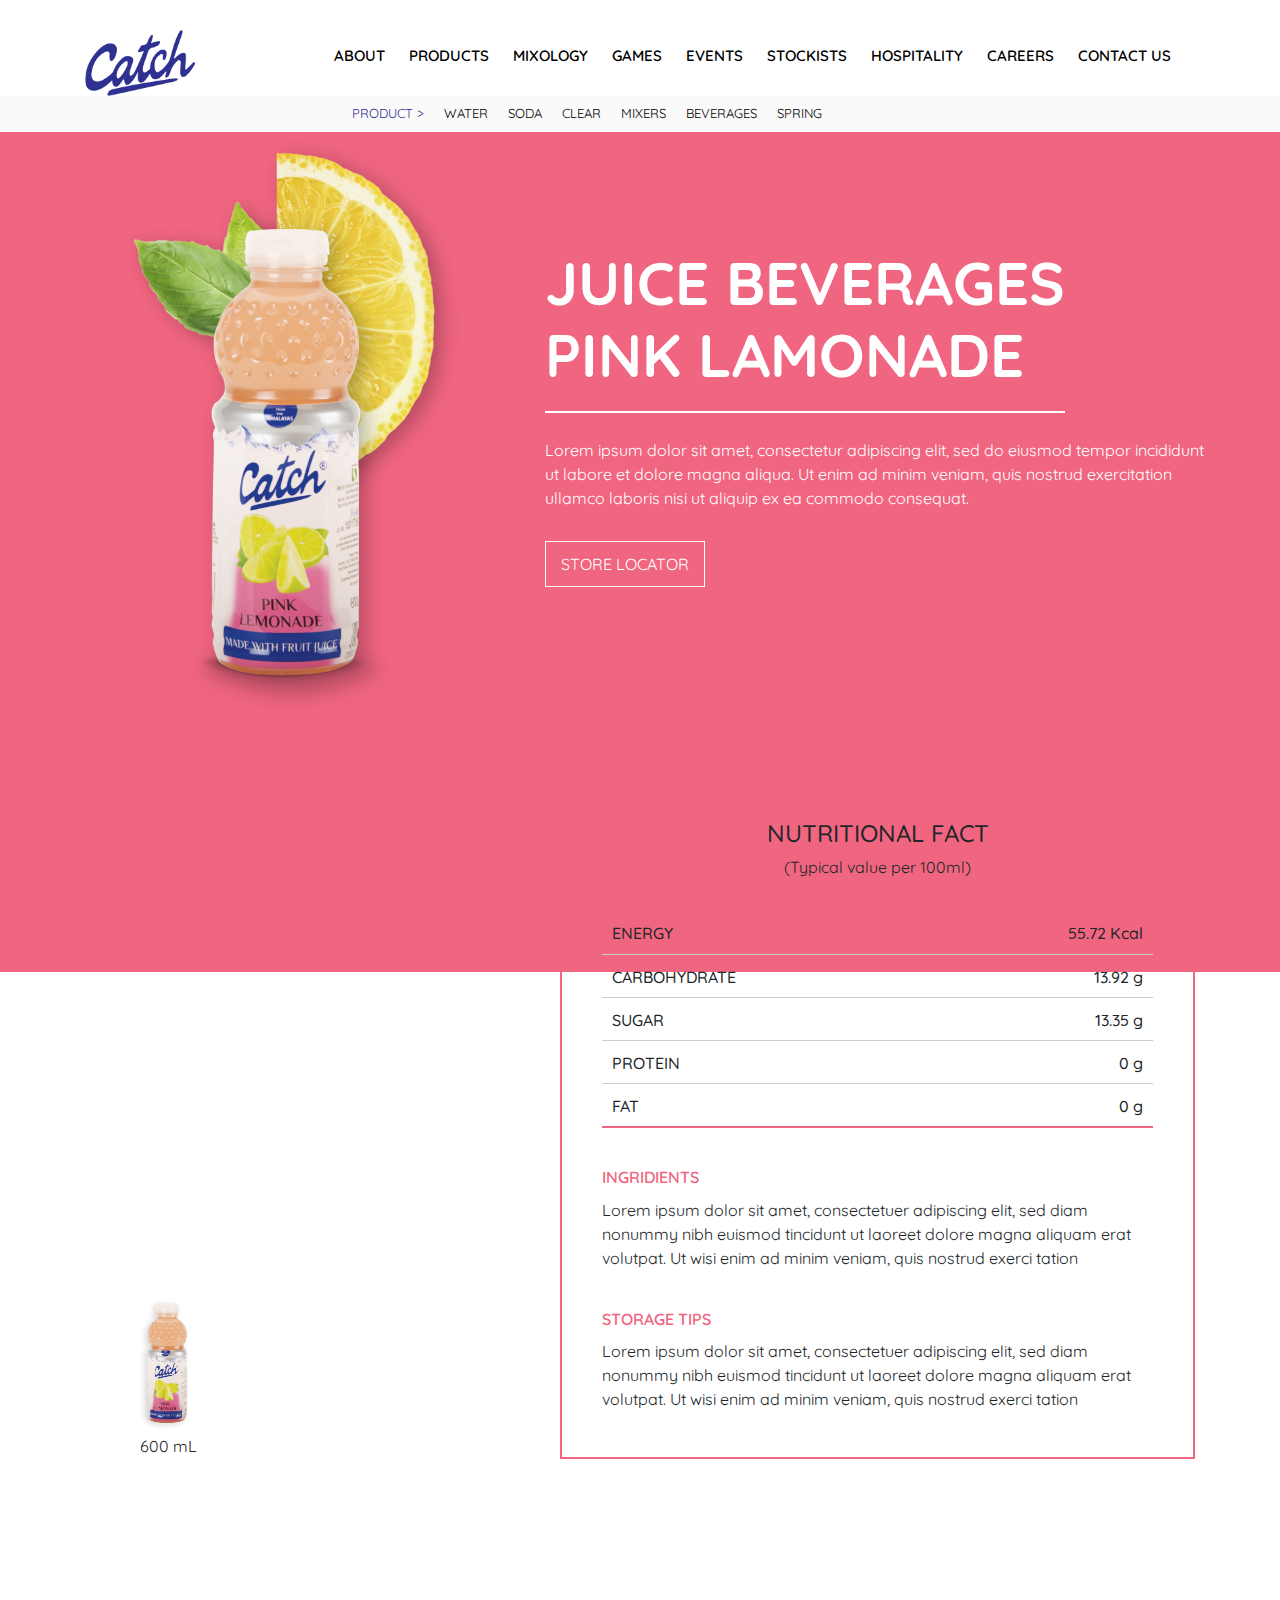
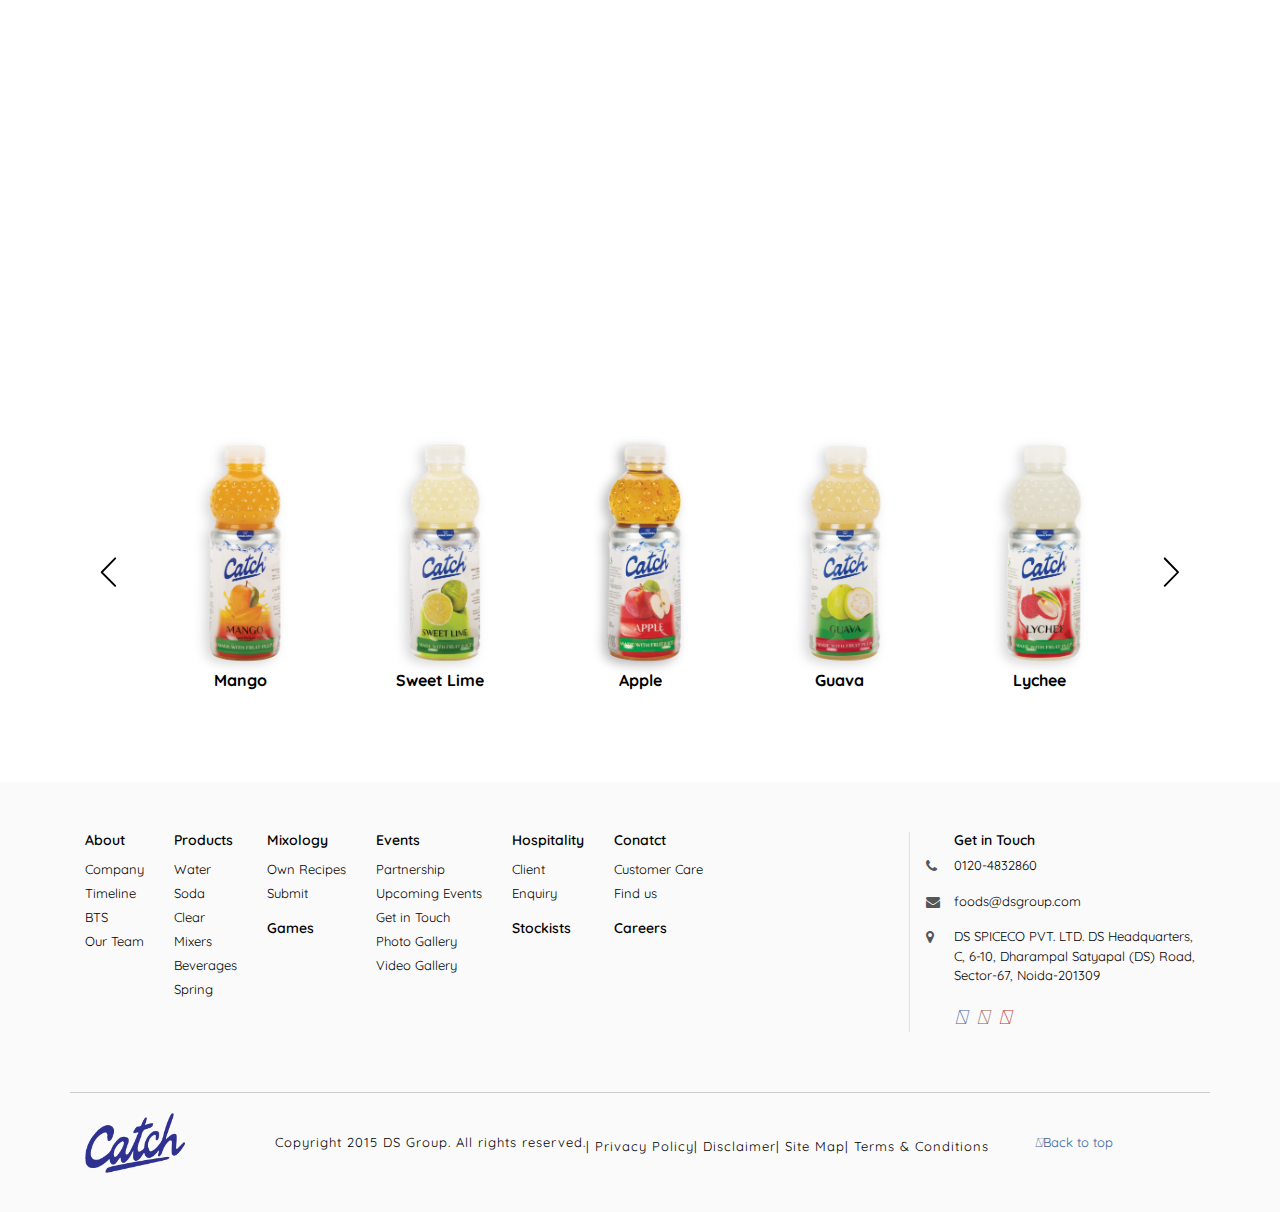
<file: pink-lemonade.html>
<!DOCTYPE html>
<html lang="en" >

<head>
  <meta charset="UTF-8">
  <title>Pink Lamonade</title>
  
    <link rel="stylesheet" href="css/style.css">
	<link rel="stylesheet" href="https://maxcdn.bootstrapcdn.com/bootstrap/4.0.0/css/bootstrap.min.css" integrity="sha384-Gn5384xqQ1aoWXA+058RXPxPg6fy4IWvTNh0E263XmFcJlSAwiGgFAW/dAiS6JXm" crossorigin="anonymous">
	<link rel="stylesheet" href="https://use.fontawesome.com/releases/v5.8.1/css/all.css" integrity="sha384-50oBUHEmvpQ+1lW4y57PTFmhCaXp0ML5d60M1M7uH2+nqUivzIebhndOJK28anvf" crossorigin="anonymous">
	<link rel="stylesheet" type="text/css" href="https://maxcdn.bootstrapcdn.com/font-awesome/4.7.0/css/font-awesome.min.css">
	 
	 <link href="https://fonts.googleapis.com/css?family=Quicksand:400,500,600&display=swap" rel="stylesheet">
	
	<style>
	  .footer {
     text-transform: initial;
    position: absolute;
    width: 100%;
    height: 430px;
    overflow: hidden;
    clip: rect(0, auto, auto, 0);
}

.section:nth-child(13) {
  background-color: #fff;
  color: #fff;
  top: 1120vh;
  z-index: 12;
}
.section:nth-child(13) .fixed {
  -webkit-transform: translate(-50%, -50%);
          transform: translate(-50%, -50%);
}

.more-cont {
       background-color: #f06580;
}

.nutritional-fact {
    margin-bottom: 70px;
    margin-top: 50px;
    margin-left: 0;
    padding: 30px 40px;
    border: 2px solid #f06580;
    margin-right: 0;
}
.main-hed {
    margin-bottom: 30px;
    text-align: center;
}
ul.nurients {
    padding:0px;
}

ul.nurients li {
    padding: 13px 10px 2px 10px;
    list-style-type: none;
}

ul.nurients li h6 span {
    float: right;
}

ul.nurients {
    border-top: 2px solid #f06580;
    padding: 0px;
    border-bottom: 2px solid #f06580;
}

.more-detail h6 {
    margin-bottom: 10px;
    font-weight: 600;
    color: #f06580;
}

ul.nurients li.bb {
    border-bottom: 1px solid #ccc;
}

.banner2 {
    background: linear-gradient(45deg,#f06580,#cc567e);
    text-align: center;
    padding: 70px 0;
	    color: #fff;
}
a.buy-button {
    box-shadow: 2px 4px 6px rgb(0,0,0,0.2);
    color: #f06580;
    text-decoration: none;
    background: #fff;
    padding: 12px 20px;
}

	</style>
  
</head>

<body>

<header id="header" class="header clearfix">
 <div class="header-wrap clearfix">
  	 
	 
<nav id="mainnav" class="mainnav">
<div class="container">
 <a href="#"><img src="img/logo.png" alt="image" style="width:110px;"></a>

    <ul class="main-menu">
	  <li><a href="#">ABOUT</a></li>
	  <li><a href="#">PRODUCTS</a></li>
	  <li><a href="#">MIXOLOGY</a></li>
	  <li><a href="#">GAMES</a></li>
	  <li><a href="#">EVENTS</a></li>
	  <li><a href="#">STOCKISTS</a></li>
	  <li><a href="#">HOSPITALITY</a></li>
	  <li><a href="#">CAREERS</a></li>
	  <li><a href="#">CONTACT US</a></li>
	</ul>
</div>

<div class="product-menu-row" style="padding:0; margin:0;">
<!-- <div class="container">	  -->
	    <ul class="product-menu">
		  <li><a href="#" style="color: #2f3191;">PRODUCT > </a></li>
		  <li><a href="#">WATER</a>
		    <ul class="sub-product">
			  <li><a href="">SPARKLING</a></li>
			  <li><a href="">STILL</a></li>
			  <li><a href="">PREMIUM MINERAL<br> WATER</a></li>
			  <li><a href="">REGULAR MINERAL<br> WATER</a></li>
			</ul>
		  </li>
		  <li><a href="#">SODA</a>
		   <ul class="sub-product">
			  <li><a href="">CLUB SODA</a></li>
			  <li><a href="">PREMIUM BLACK<br> SODA</a></li>
			</ul>
		  </li>
		  <li><a href="#">CLEAR</a>
		    <ul class="sub-product">
			  <li><a href="">PEACH</a></li>
			  <li><a href="">LEMON AND LIME</a></li>
			  <li><a href="">BLACK CURRANT</a></li>
			  <li><a href="">GREEN APPLE</a></li>
			</ul>
		  </li>
		  <li><a href="#">MIXERS</a>
		    <ul class="sub-product">
			  <li><a href="">TONIC WATER</a></li>
			  <li><a href="">GINGER APPLE</a></li>
			</ul>
		  </li>
		  <li><a href="index.html">BEVERAGES</a>
		    <ul class="sub-product">
			  <li><a href="">MANGO</a></li>
			  <li><a href="">SWEET LIME</a></li>
			  <li><a href="">APPLE</a></li>
			  <li><a href="">GUAVA</a></li>
			  <li><a href="">LYCHEE</a></li>
			  <li><a href="">ORANGE</a></li>
			  <li><a href="">STRAWBERRY</a></li>
			  <li><a href="">FRESH LIME</a></li>
			  <li><a href="">PINK LEMONADE</a></li>
			  <li><a href="">MULTI FRUIT</a></li>
			</ul>
		  </li>
		  <li><a href="#">SPRING</a>
		    <ul class="sub-product">
			  <li><a href="">COLA</a></li>
			  <li><a href="">LEMON</a></li>
			  <li><a href="">ORANGE</a></li>
			  <li><a href="">SPRINT UP</a></li>
			  <li><a href="">JIRA DIGESTIVE</a></li>
			  <li><a href="">DIET COLA</a></li>
			</ul>
		  </li>
		</ul>
      <!-- </div> -->
	</div>
</nav>
	   	
 </div>	
</header>


<div class="more-cont">
	<div class="bg-color"></div>
  <div class="container">
    <div class="row">
        <div class="col-md-5">
           <div class="bottal-img">
			   <img src="img/b9.png">
		   </div>

           <div class="range container">
		     <div class="row">
                <div class="range600 col-4">
				  <img width="60%;" src="img/bb9.png">
				  <p>600 mL</p>
				</div>
				<div class="col-4">
                  <!-- <div class="range200"> -->
				    <!-- <img width="35%;" src="img/sb5.png"> -->
				    <!-- <p>200 mL</p> -->
                  <!-- </div> -->
				</div>
				<div class="col-4">
				  
				</div>
			 </div>
		   </div>

		</div>
		<div class="col-md-7">
           <div class="detail">
             <div class="row head">
				 <h1>JUICE BEVERAGES<br> PINK LAMONADE</h1>
				 <!-- <h6></h6> -->
				 <p>Lorem ipsum dolor sit amet, consectetur adipiscing elit, sed do eiusmod tempor incididunt ut labore et dolore magna aliqua. Ut enim ad minim veniam, quis nostrud exercitation ullamco laboris nisi ut aliquip ex ea commodo consequat. </p>
				  <a class="store-button" href="#">STORE LOCATOR</a>		
			 </div>
			 <div class="row nutritional-fact">
                <div class="all-facts">
				    <div class="main-hed">
					  <h4>NUTRITIONAL FACT</h4>
					  <p>(Typical value per 100ml)</p>
					</div>
                     <ul class="nurients"> 
						<li class="bb"><h6>ENERGY<span>55.72 Kcal</span></h6></li>
						<li class="bb"><h6>CARBOHYDRATE<span>13.92 g</span></h6></li>
						<li class="bb"><h6>SUGAR<span>13.35 g</span></h6></li>
						<li class="bb"><h6>PROTEIN<span>0 g</span></h6></li>
						<li><h6>FAT<span>0 g</span></h6></li>
					 </ul>
					<div class="more-detail ing">
					   <h6>INGRIDIENTS</h6>
					   <p>Lorem ipsum dolor sit amet, consectetuer adipiscing elit, sed diam nonummy nibh euismod tincidunt ut laoreet dolore magna aliquam erat volutpat. Ut wisi enim ad minim veniam, quis nostrud exerci tation</p>
                    </div>
                    <div class="more-detail">
					   <h6>STORAGE TIPS</h6>
					   <p>Lorem ipsum dolor sit amet, consectetuer adipiscing elit, sed diam nonummy nibh euismod tincidunt ut laoreet dolore magna aliquam erat volutpat. Ut wisi enim ad minim veniam, quis nostrud exerci tation</p>
					</div>
				</div>
				
			 </div>
		   </div>
		</div>
	</div>
  </div> 
</div>

<div class="banner2">
  <div class="container">
    <div class="row">
	 <div class="col">
	  <h2 style="text-transform:uppercase;">#Pink Lamonade</h2>
	  <h2 style="text-transform:uppercase;">THE KING OF FRUITS</h2>
	</div>
    </div>	
	<div style="height:70px;" class="row"></div>
	<a href="" class="buy-button">BUY NOW</a>
  </div>
</div>

<div class="similar-hed">
  <div class="container">
    <h1>YOU MIGHT LIKE THESE TOO</h1>
  </div>
</div>

<!-- <div class="similar-products"> -->
  <!-- <div class="container"> -->
    <!-- <div class="row"> -->
	  <!-- <div class="col-md-6"> -->
	    <!-- <div class=""></div> -->
	  <!-- </div> -->
	  <!-- <div class="col-md-6"> -->
	    <!-- <div class=""></div> -->
	  <!-- </div> -->
	<!-- </div> -->
  <!-- </div> -->
<!-- </div> -->

<div class="container" id="my-slide">
	       <!-- <div class="title-section style2 "> -->
                    <!-- <h1 class="title">Explore the Range</h1> -->
            <!-- </div> -->
		<div id="mixedSlider3">
                    <div class="MS-content">
                        <a href="mango.html"><div class="item">
                            <div class="imgTitle">
                                
                                <img src="img/bb1.png" alt="" />
								<p class="itemTitle text-center"><strong>Mango</strong></p>
								
                            </div>
                        </div></a>
                        <a href="sweet-lime.html"><div class="item">
                            <div class="imgTitle">
                                
                                <img src="img/bb2.png" alt="" />
								<p class="itemTitle text-center"><strong>Sweet Lime</strong><p>
								
                            </div>
                        </div></a>
                        <a href="apple.html"><div class="item">
                            <div class="imgTitle">
                                
                                <img src="img/bb3.png" alt="" />
								<p class="itemTitle text-center"><strong>Apple</strong></p>
								
                            </div>
                        </div></a>
                        <a href="guava.html"><div class="item">
                            <div class="imgTitle">
                               
                                <img src="img/bb4.png" alt="" />
								<p class="itemTitle text-center"><strong>Guava</strong></p>
								
                            </div>
                        </div></a>
                        <a href="lychee.html"><div class="item">
                            <div class="imgTitle">                               
                                <img src="img/bb5.png" alt="" />
								<p class="itemTitle text-center"><strong>Lychee</strong></p>
								
                            </div>
                        </div></a>
						<a href="orange.html"><div class="item">
                            <div class="imgTitle">
                                
                                <img src="img/bb6.png" alt="" />
								<p class="itemTitle text-center"><strong>Orange</strong></p>
							
                            </div>
                        </div></a>
						<a href="strawberry.html"><div class="item">
                            <div class="imgTitle">
                                
                                <img src="img/bb7.png" alt="" />
								<p class="itemTitle text-center"><strong>Strawberry</strong></p>
								
                            </div>
                        </div></a>
						<a href="fresh-lime.html"><div class="item">
                            <div class="imgTitle">
                                
                                <img src="img/bb8.png" alt="" />
								<p class="itemTitle text-center"><strong>Fresh Lime</strong></p>
								
                            </div>
                        </div></a>
						<a href="pink-lamonade.html"><div class="item">
                            <div class="imgTitle">
                               
                                <img src="img/bb9.png" alt="" />
								<p class="itemTitle text-center"><strong>Pink Lemonade</strong></p>
								
                            </div>
                        </div></a>
						<a href="multi-fruit.html"><div class="item">
                            <div class="imgTitle">
                                
                                <img src="img/bb10.png" alt="" />
								<p class="itemTitle text-center"><strong>Multi Fruit</strong></p>
								
                            </div>
                        </div></a>
														                      
                    </div>
					
                    <div class="MS-controls">
                        <button class="MS-left"><img src="img/prev.svg"></button>
                        <button class="MS-right"><img src="img/next.svg"></button>
                    </div>
                </div>
	</div>


<div class="footer">
   <div class="container"> 
     <div class="row">
	  <div class="col-md-9">
	   <div class="footer-col">	   
	     <ul>
		   <h6><a href="">About</a></h6>
		   <li><a href="">Company</a></li>
		   <li><a href="">Timeline</a></li>
		   <li><a href="">BTS</a></li>
		   <li><a href="">Our Team</a></li>
		 </ul>
	   </div>
	   
	   <div class="footer-col">
	      <ul>
		    <h6><a href="">Products</a></h6>
		    <li><a href="">Water</a></li>
			<li><a href="">Soda</a></li>
			<li><a href="">Clear</a></li>
			<li><a href="">Mixers</a></li>
			<li><a href="">Beverages</a></li>
			<li><a href="">Spring</a></li>
		  </ul>
	   </div>
	   
	   <div class="footer-col">
	     <ul>
            <h6><a href="">Mixology</a></h6>
		    <li><a href="">Own Recipes</a></li>
			<li><a href="">Submit</a></li>			
		 </ul>
		 
		 <h6><a href="">Games</a></h6>
	   </div>
	   
	   <div class="footer-col">
	     <ul>
		   <h6><a href="">Events</a></h6>
		   <li><a href="">Partnership</a></li>
		   <li><a href="">Upcoming Events</a></li>
		   <li><a href="">Get in Touch</a></li>
		   <li><a href="">Photo Gallery</a></li>
		   <li><a href="">Video Gallery</a></li>
		 </ul>
	   </div>
	   
	   <div class="footer-col">

         <ul>
		   <h6><a href="">Hospitality</a></h6>
		   <li><a href="">Client</a></li>
		   <li><a href="">Enquiry</a></li>
		 </ul>
		 	     
		   <h6><a href="">Stockists</a></h6>
		   
	   </div>
	   
	   <div class="footer-col">

         <ul>
		   <h6><a href="">Conatct</a></h6>
		   <li><a href="">Customer Care</a></li>
		   <li><a href="">Find us</a></li>
		 </ul>
		 	     
		   <h6><a href="">Careers</a></h6>
		   
	   </div>
	   
	   <div  style="border-right: 1px solid #ccc; height:200px;" class="border-right"></div>
	   
	  </div>
	   
	   
	   <div class="col-md-3">
	      <div class="cont-detail">
		    <h6>Get in Touch</h6>
		    <p class="phone"><a href="tel:0120-4832860">0120-4832860</a></p>
			<p class="mail"><a href="mailto:foods@dsgroup.com">foods@dsgroup.com</a></p>
			<p class="add">DS SPICECO PVT. LTD. DS Headquarters,<br>C, 6-10, Dharampal Satyapal (DS) Road,<br> Sector-67, Noida-201309</p>
		  </div>
          <div class="social-icons">
		     <ul>
			   <li><a href="#"><i class="fab fa-facebook-square"></i></a></li>
			   <li><a href="#"><i class="fab fa-instagram"></i></a></li>
			   <li><a href="#"><i class="fab fa-youtube"></i></a></li>
			 </ul>
		  </div>		  
	   </div>
	   
	 </div>
	 
	 <div class="row bottom-footer">
	   <div class="col-md-2">
	      <img style="width:100px;" src="img/logo.png">
	   </div>
	   <div class="col-md-8">
	      <ul style="margin-top:20px;">
		    <li><p>Copyright 2015 DS Group. All rights reserved.</p></li>
			<li><a href="">| Privacy Policy</a></li>
			<li><a href="">| Disclaimer</a></li>
			<li><a href="">| Site Map</a></li>
			<li><a href="">| Terms & Conditions</a></li>
		  </ul>
	   </div>
	   <div class="col-md-2">
	      <p style="margin-top:20px;"><a style="color:#45619d;" href="#"><i class="fas fa-arrow-up"></i>Back to top</a></p>
	   </div>
	 </div>
	 
   </div>
</div>


  <script src='https://code.jquery.com/jquery-2.2.4.min.js'></script>
  <script src="js/multislider.min.js"></script> 
	
	<script>
     $('#mixedSlider3').multislider({
		    	duration: 2000,
		    	interval: 4000
		   });
	</script>

</body>

</html>
</file>
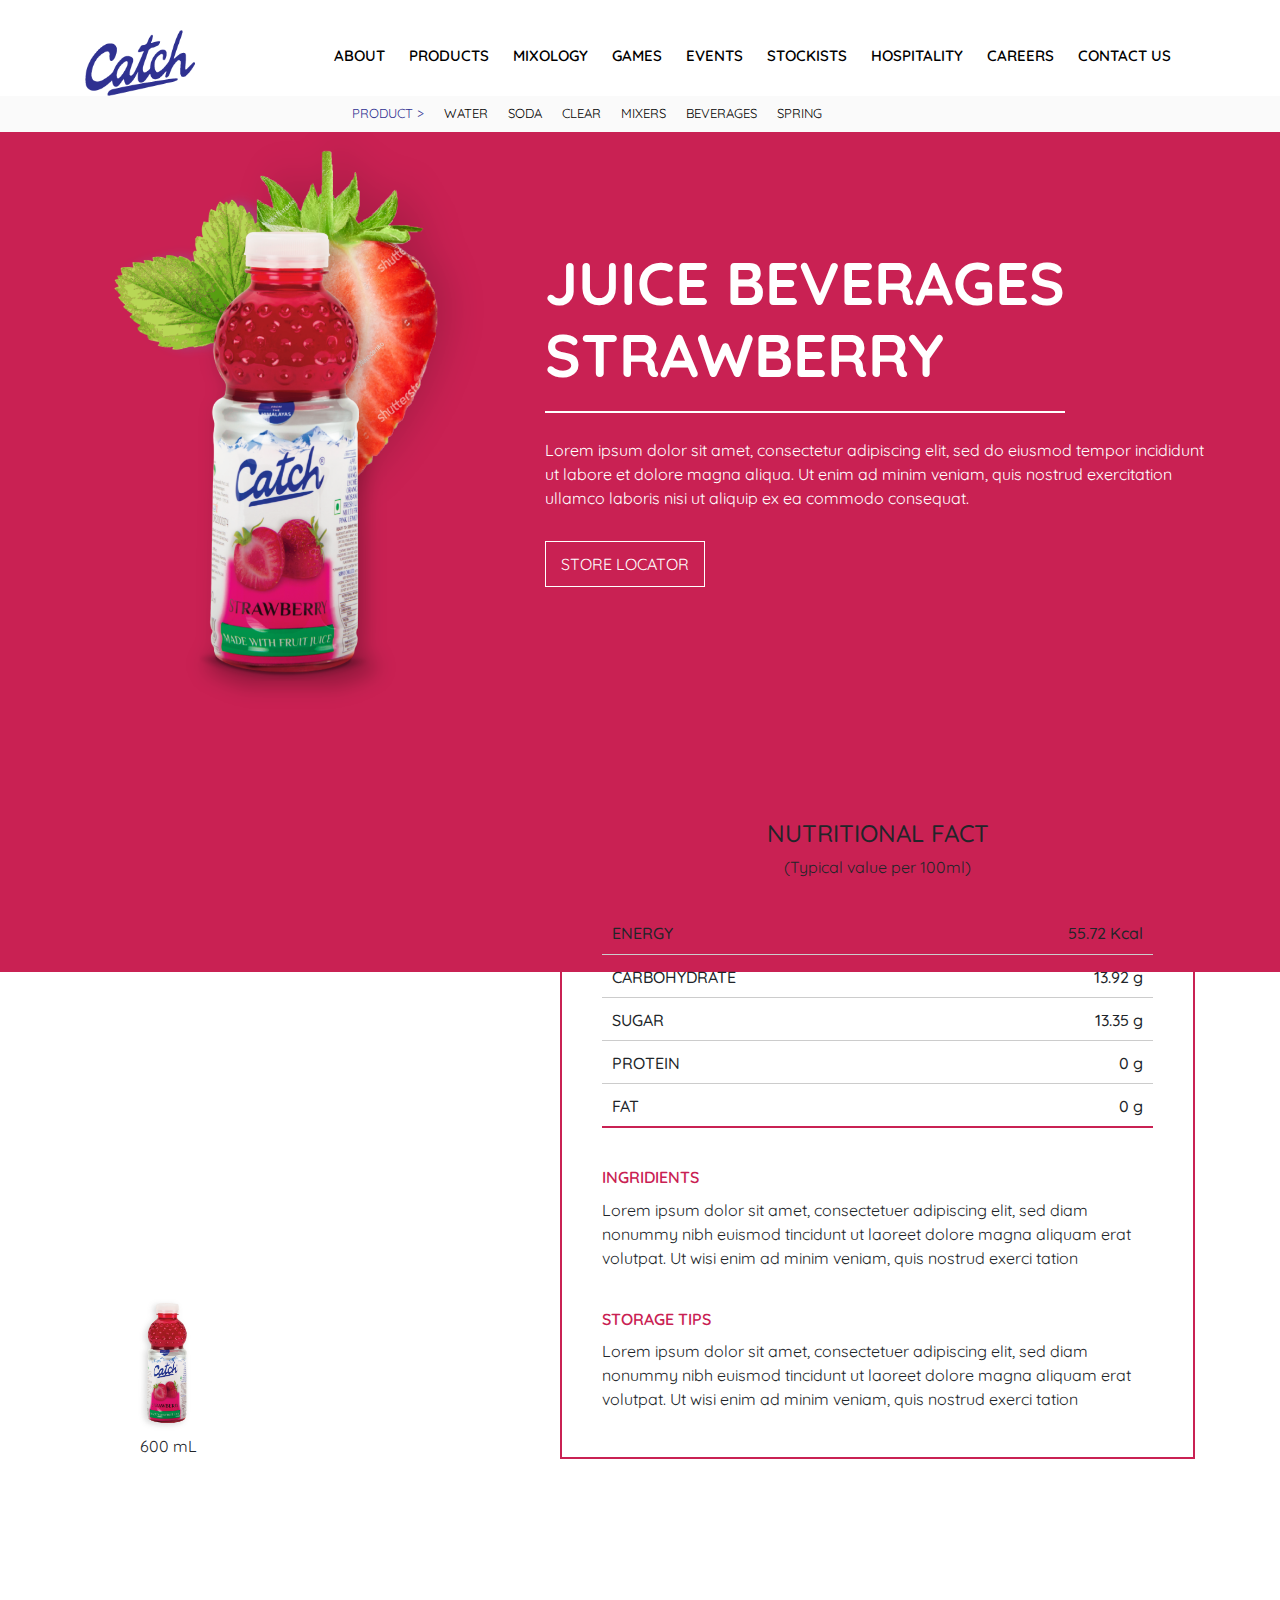
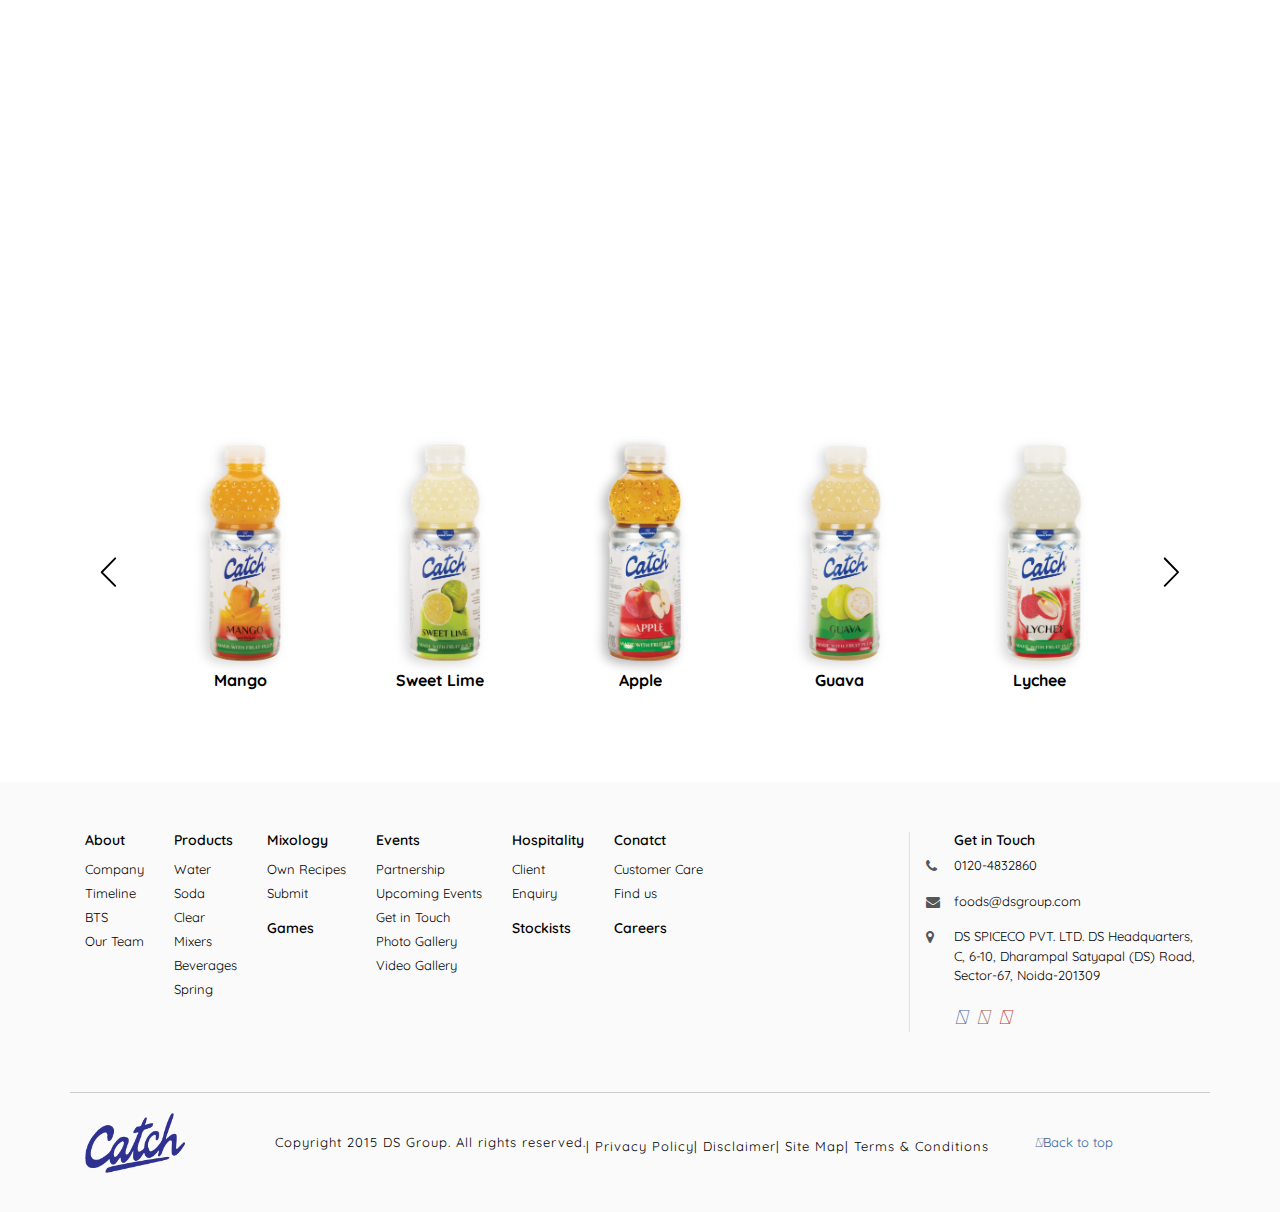
<file: strawberry.html>
<!DOCTYPE html>
<html lang="en" >

<head>
  <meta charset="UTF-8">
  <title>Strawberry</title>
  
    <link rel="stylesheet" href="css/style.css">
	<link rel="stylesheet" href="https://maxcdn.bootstrapcdn.com/bootstrap/4.0.0/css/bootstrap.min.css" integrity="sha384-Gn5384xqQ1aoWXA+058RXPxPg6fy4IWvTNh0E263XmFcJlSAwiGgFAW/dAiS6JXm" crossorigin="anonymous">
	<link rel="stylesheet" href="https://use.fontawesome.com/releases/v5.8.1/css/all.css" integrity="sha384-50oBUHEmvpQ+1lW4y57PTFmhCaXp0ML5d60M1M7uH2+nqUivzIebhndOJK28anvf" crossorigin="anonymous">
	<link rel="stylesheet" type="text/css" href="https://maxcdn.bootstrapcdn.com/font-awesome/4.7.0/css/font-awesome.min.css">
	 
	 <link href="https://fonts.googleapis.com/css?family=Quicksand:400,500,600&display=swap" rel="stylesheet">
	
	<style>
	  .footer {
     text-transform: initial;
    position: absolute;
    width: 100%;
    height: 430px;
    overflow: hidden;
    clip: rect(0, auto, auto, 0);
}

.section:nth-child(13) {
  background-color: #fff;
  color: #fff;
  top: 1120vh;
  z-index: 12;
}
.section:nth-child(13) .fixed {
  -webkit-transform: translate(-50%, -50%);
          transform: translate(-50%, -50%);
}

.more-cont {
       background-color: #c92153;
}

.nutritional-fact {
    margin-bottom: 70px;
    margin-top: 50px;
    margin-left: 0;
    padding: 30px 40px;
    border: 2px solid #c92153;
    margin-right: 0;
}
.main-hed {
    margin-bottom: 30px;
    text-align: center;
}
ul.nurients {
    padding:0px;
}

ul.nurients li {
    padding: 13px 10px 2px 10px;
    list-style-type: none;
}

ul.nurients li h6 span {
    float: right;
}

ul.nurients {
    border-top: 2px solid #c92153;
    padding: 0px;
    border-bottom: 2px solid #c92153;
}

.more-detail h6 {
    margin-bottom: 10px;
    font-weight: 600;
    color: #c92153;
}

ul.nurients li.bb {
    border-bottom: 1px solid #ccc;
}

.banner2 {
    background: linear-gradient(45deg,#c92153,#770d24);
    text-align: center;
    padding: 70px 0;
	    color: #fff;
}
a.buy-button {
    box-shadow: 2px 4px 6px rgb(0,0,0,0.2);
    color: #c92153;
    text-decoration: none;
    background: #fff;
    padding: 12px 20px;
}

	</style>
  
</head>

<body>

<header id="header" class="header clearfix">
 <div class="header-wrap clearfix">
  	 
	 
<nav id="mainnav" class="mainnav">
<div class="container">
 <a href="#"><img src="img/logo.png" alt="image" style="width:110px;"></a>

    <ul class="main-menu">
	  <li><a href="#">ABOUT</a></li>
	  <li><a href="#">PRODUCTS</a></li>
	  <li><a href="#">MIXOLOGY</a></li>
	  <li><a href="#">GAMES</a></li>
	  <li><a href="#">EVENTS</a></li>
	  <li><a href="#">STOCKISTS</a></li>
	  <li><a href="#">HOSPITALITY</a></li>
	  <li><a href="#">CAREERS</a></li>
	  <li><a href="#">CONTACT US</a></li>
	</ul>
</div>

<div class="product-menu-row" style="padding:0; margin:0;">
<!-- <div class="container">	  -->
	    <ul class="product-menu">
		  <li><a href="#" style="color: #2f3191;">PRODUCT > </a></li>
		  <li><a href="#">WATER</a>
		    <ul class="sub-product">
			  <li><a href="">SPARKLING</a></li>
			  <li><a href="">STILL</a></li>
			  <li><a href="">PREMIUM MINERAL<br> WATER</a></li>
			  <li><a href="">REGULAR MINERAL<br> WATER</a></li>
			</ul>
		  </li>
		  <li><a href="#">SODA</a>
		   <ul class="sub-product">
			  <li><a href="">CLUB SODA</a></li>
			  <li><a href="">PREMIUM BLACK<br> SODA</a></li>
			</ul>
		  </li>
		  <li><a href="#">CLEAR</a>
		    <ul class="sub-product">
			  <li><a href="">PEACH</a></li>
			  <li><a href="">LEMON AND LIME</a></li>
			  <li><a href="">BLACK CURRANT</a></li>
			  <li><a href="">GREEN APPLE</a></li>
			</ul>
		  </li>
		  <li><a href="#">MIXERS</a>
		    <ul class="sub-product">
			  <li><a href="">TONIC WATER</a></li>
			  <li><a href="">GINGER APPLE</a></li>
			</ul>
		  </li>
		  <li><a href="index.html">BEVERAGES</a>
		    <ul class="sub-product">
			  <li><a href="">MANGO</a></li>
			  <li><a href="">SWEET LIME</a></li>
			  <li><a href="">APPLE</a></li>
			  <li><a href="">GUAVA</a></li>
			  <li><a href="">LYCHEE</a></li>
			  <li><a href="">ORANGE</a></li>
			  <li><a href="">STRAWBERRY</a></li>
			  <li><a href="">FRESH LIME</a></li>
			  <li><a href="">PINK LEMONADE</a></li>
			  <li><a href="">MULTI FRUIT</a></li>
			</ul>
		  </li>
		  <li><a href="#">SPRING</a>
		    <ul class="sub-product">
			  <li><a href="">COLA</a></li>
			  <li><a href="">LEMON</a></li>
			  <li><a href="">ORANGE</a></li>
			  <li><a href="">SPRINT UP</a></li>
			  <li><a href="">JIRA DIGESTIVE</a></li>
			  <li><a href="">DIET COLA</a></li>
			</ul>
		  </li>
		</ul>
      <!-- </div> -->
	</div>
</nav>
	   	
 </div>	
</header>


<div class="more-cont">
	<div class="bg-color"></div>
  <div class="container">
    <div class="row">
        <div class="col-md-5">
           <div class="bottal-img">
			   <img src="img/b7.png">
		   </div>

           <div class="range container">
		     <div class="row">
                <div class="range600 col-4">
				  <img width="60%;" src="img/bb7.png">
				  <p>600 mL</p>
				</div>
				<div class="col-4">
                  <!-- <div class="range200"> -->
				    <!-- <img width="35%;" src="img/sb5.png"> -->
				    <!-- <p>200 mL</p> -->
                  <!-- </div> -->
				</div>
				<div class="col-4">
				  
				</div>
			 </div>
		   </div>

		</div>
		<div class="col-md-7">
           <div class="detail">
             <div class="row head">
				 <h1>JUICE BEVERAGES<br> STRAWBERRY</h1>
				 <!-- <h6></h6> -->
				 <p>Lorem ipsum dolor sit amet, consectetur adipiscing elit, sed do eiusmod tempor incididunt ut labore et dolore magna aliqua. Ut enim ad minim veniam, quis nostrud exercitation ullamco laboris nisi ut aliquip ex ea commodo consequat. </p>
				  <a class="store-button" href="#">STORE LOCATOR</a>		
			 </div>
			 <div class="row nutritional-fact">
                <div class="all-facts">
				    <div class="main-hed">
					  <h4>NUTRITIONAL FACT</h4>
					  <p>(Typical value per 100ml)</p>
					</div>
                     <ul class="nurients"> 
						<li class="bb"><h6>ENERGY<span>55.72 Kcal</span></h6></li>
						<li class="bb"><h6>CARBOHYDRATE<span>13.92 g</span></h6></li>
						<li class="bb"><h6>SUGAR<span>13.35 g</span></h6></li>
						<li class="bb"><h6>PROTEIN<span>0 g</span></h6></li>
						<li><h6>FAT<span>0 g</span></h6></li>
					 </ul>
					<div class="more-detail ing">
					   <h6>INGRIDIENTS</h6>
					   <p>Lorem ipsum dolor sit amet, consectetuer adipiscing elit, sed diam nonummy nibh euismod tincidunt ut laoreet dolore magna aliquam erat volutpat. Ut wisi enim ad minim veniam, quis nostrud exerci tation</p>
                    </div>
                    <div class="more-detail">
					   <h6>STORAGE TIPS</h6>
					   <p>Lorem ipsum dolor sit amet, consectetuer adipiscing elit, sed diam nonummy nibh euismod tincidunt ut laoreet dolore magna aliquam erat volutpat. Ut wisi enim ad minim veniam, quis nostrud exerci tation</p>
					</div>
				</div>
				
			 </div>
		   </div>
		</div>
	</div>
  </div> 
</div>

<div class="banner2">
  <div class="container">
    <div class="row">
	 <div class="col">
	  <h2 style="text-transform:uppercase;">#Strawberry</h2>
	  <h2 style="text-transform:uppercase;">THE KING OF FRUITS</h2>
	</div>
    </div>	
	<div style="height:70px;" class="row"></div>
	<a href="" class="buy-button">BUY NOW</a>
  </div>
</div>

<div class="similar-hed">
  <div class="container">
    <h1>YOU MIGHT LIKE THESE TOO</h1>
  </div>
</div>

<!-- <div class="similar-products"> -->
  <!-- <div class="container"> -->
    <!-- <div class="row"> -->
	  <!-- <div class="col-md-6"> -->
	    <!-- <div class=""></div> -->
	  <!-- </div> -->
	  <!-- <div class="col-md-6"> -->
	    <!-- <div class=""></div> -->
	  <!-- </div> -->
	<!-- </div> -->
  <!-- </div> -->
<!-- </div> -->

<div class="container" id="my-slide">
	       <!-- <div class="title-section style2 "> -->
                    <!-- <h1 class="title">Explore the Range</h1> -->
            <!-- </div> -->
		<div id="mixedSlider3">
                    <div class="MS-content">
                        <a href="mango.html"><div class="item">
                            <div class="imgTitle">
                                
                                <img src="img/bb1.png" alt="" />
								<p class="itemTitle text-center"><strong>Mango</strong></p>
								
                            </div>
                        </div></a>
                        <a href="sweet-lime.html"><div class="item">
                            <div class="imgTitle">
                                
                                <img src="img/bb2.png" alt="" />
								<p class="itemTitle text-center"><strong>Sweet Lime</strong><p>
								
                            </div>
                        </div></a>
                        <a href="apple.html"><div class="item">
                            <div class="imgTitle">
                                
                                <img src="img/bb3.png" alt="" />
								<p class="itemTitle text-center"><strong>Apple</strong></p>
								
                            </div>
                        </div></a>
                        <a href="guava.html"><div class="item">
                            <div class="imgTitle">
                               
                                <img src="img/bb4.png" alt="" />
								<p class="itemTitle text-center"><strong>Guava</strong></p>
								
                            </div>
                        </div></a>
                        <a href="lychee.html"><div class="item">
                            <div class="imgTitle">                               
                                <img src="img/bb5.png" alt="" />
								<p class="itemTitle text-center"><strong>Lychee</strong></p>
								
                            </div>
                        </div></a>
						<a href="orange.html"><div class="item">
                            <div class="imgTitle">
                                
                                <img src="img/bb6.png" alt="" />
								<p class="itemTitle text-center"><strong>Orange</strong></p>
							
                            </div>
                        </div></a>
						<a href="strawberry.html"><div class="item">
                            <div class="imgTitle">
                                
                                <img src="img/bb7.png" alt="" />
								<p class="itemTitle text-center"><strong>Strawberry</strong></p>
								
                            </div>
                        </div></a>
						<a href="fresh-lime.html"><div class="item">
                            <div class="imgTitle">
                                
                                <img src="img/bb8.png" alt="" />
								<p class="itemTitle text-center"><strong>Fresh Lime</strong></p>
								
                            </div>
                        </div></a>
						<a href="pink-lamonade.html"><div class="item">
                            <div class="imgTitle">
                               
                                <img src="img/bb9.png" alt="" />
								<p class="itemTitle text-center"><strong>Pink Lemonade</strong></p>
								
                            </div>
                        </div></a>
						<a href="multi-fruit.html"><div class="item">
                            <div class="imgTitle">
                                
                                <img src="img/bb10.png" alt="" />
								<p class="itemTitle text-center"><strong>Multi Fruit</strong></p>
								
                            </div>
                        </div></a>
														                      
                    </div>
					
                    <div class="MS-controls">
                        <button class="MS-left"><img src="img/prev.svg"></button>
                        <button class="MS-right"><img src="img/next.svg"></button>
                    </div>
                </div>
	</div>


<div class="footer">
   <div class="container"> 
     <div class="row">
	  <div class="col-md-9">
	   <div class="footer-col">	   
	     <ul>
		   <h6><a href="">About</a></h6>
		   <li><a href="">Company</a></li>
		   <li><a href="">Timeline</a></li>
		   <li><a href="">BTS</a></li>
		   <li><a href="">Our Team</a></li>
		 </ul>
	   </div>
	   
	   <div class="footer-col">
	      <ul>
		    <h6><a href="">Products</a></h6>
		    <li><a href="">Water</a></li>
			<li><a href="">Soda</a></li>
			<li><a href="">Clear</a></li>
			<li><a href="">Mixers</a></li>
			<li><a href="">Beverages</a></li>
			<li><a href="">Spring</a></li>
		  </ul>
	   </div>
	   
	   <div class="footer-col">
	     <ul>
            <h6><a href="">Mixology</a></h6>
		    <li><a href="">Own Recipes</a></li>
			<li><a href="">Submit</a></li>			
		 </ul>
		 
		 <h6><a href="">Games</a></h6>
	   </div>
	   
	   <div class="footer-col">
	     <ul>
		   <h6><a href="">Events</a></h6>
		   <li><a href="">Partnership</a></li>
		   <li><a href="">Upcoming Events</a></li>
		   <li><a href="">Get in Touch</a></li>
		   <li><a href="">Photo Gallery</a></li>
		   <li><a href="">Video Gallery</a></li>
		 </ul>
	   </div>
	   
	   <div class="footer-col">

         <ul>
		   <h6><a href="">Hospitality</a></h6>
		   <li><a href="">Client</a></li>
		   <li><a href="">Enquiry</a></li>
		 </ul>
		 	     
		   <h6><a href="">Stockists</a></h6>
		   
	   </div>
	   
	   <div class="footer-col">

         <ul>
		   <h6><a href="">Conatct</a></h6>
		   <li><a href="">Customer Care</a></li>
		   <li><a href="">Find us</a></li>
		 </ul>
		 	     
		   <h6><a href="">Careers</a></h6>
		   
	   </div>
	   
	   <div  style="border-right: 1px solid #ccc; height:200px;" class="border-right"></div>
	   
	  </div>
	   
	   
	   <div class="col-md-3">
	      <div class="cont-detail">
		    <h6>Get in Touch</h6>
		    <p class="phone"><a href="tel:0120-4832860">0120-4832860</a></p>
			<p class="mail"><a href="mailto:foods@dsgroup.com">foods@dsgroup.com</a></p>
			<p class="add">DS SPICECO PVT. LTD. DS Headquarters,<br>C, 6-10, Dharampal Satyapal (DS) Road,<br> Sector-67, Noida-201309</p>
		  </div>
          <div class="social-icons">
		     <ul>
			   <li><a href="#"><i class="fab fa-facebook-square"></i></a></li>
			   <li><a href="#"><i class="fab fa-instagram"></i></a></li>
			   <li><a href="#"><i class="fab fa-youtube"></i></a></li>
			 </ul>
		  </div>		  
	   </div>
	   
	 </div>
	 
	 <div class="row bottom-footer">
	   <div class="col-md-2">
	      <img style="width:100px;" src="img/logo.png">
	   </div>
	   <div class="col-md-8">
	      <ul style="margin-top:20px;">
		    <li><p>Copyright 2015 DS Group. All rights reserved.</p></li>
			<li><a href="">| Privacy Policy</a></li>
			<li><a href="">| Disclaimer</a></li>
			<li><a href="">| Site Map</a></li>
			<li><a href="">| Terms & Conditions</a></li>
		  </ul>
	   </div>
	   <div class="col-md-2">
	      <p style="margin-top:20px;"><a style="color:#45619d;" href="#"><i class="fas fa-arrow-up"></i>Back to top</a></p>
	   </div>
	 </div>
	 
   </div>
</div>


  <script src='https://code.jquery.com/jquery-2.2.4.min.js'></script>
  <script src="js/multislider.min.js"></script> 
	
	<script>
     $('#mixedSlider3').multislider({
		    	duration: 2000,
		    	interval: 4000
		   });
	</script>

</body>

</html>
</file>
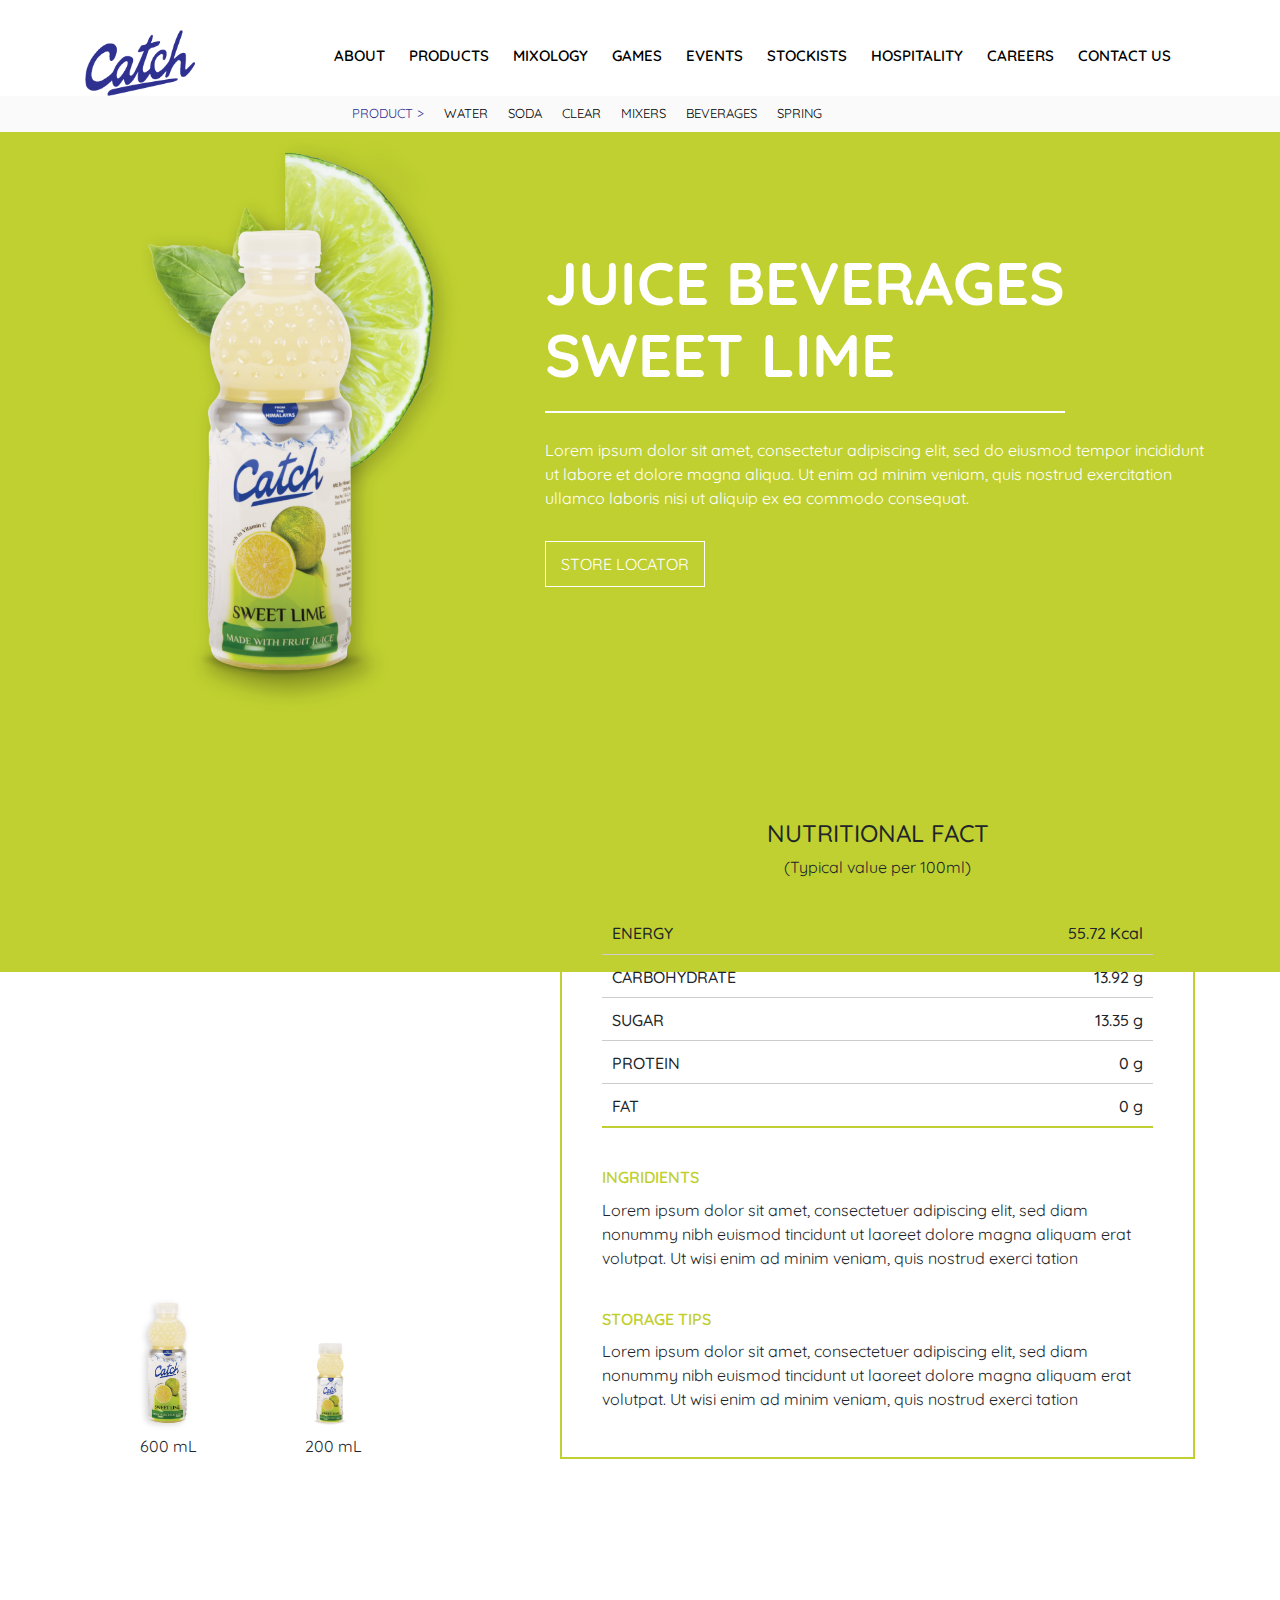
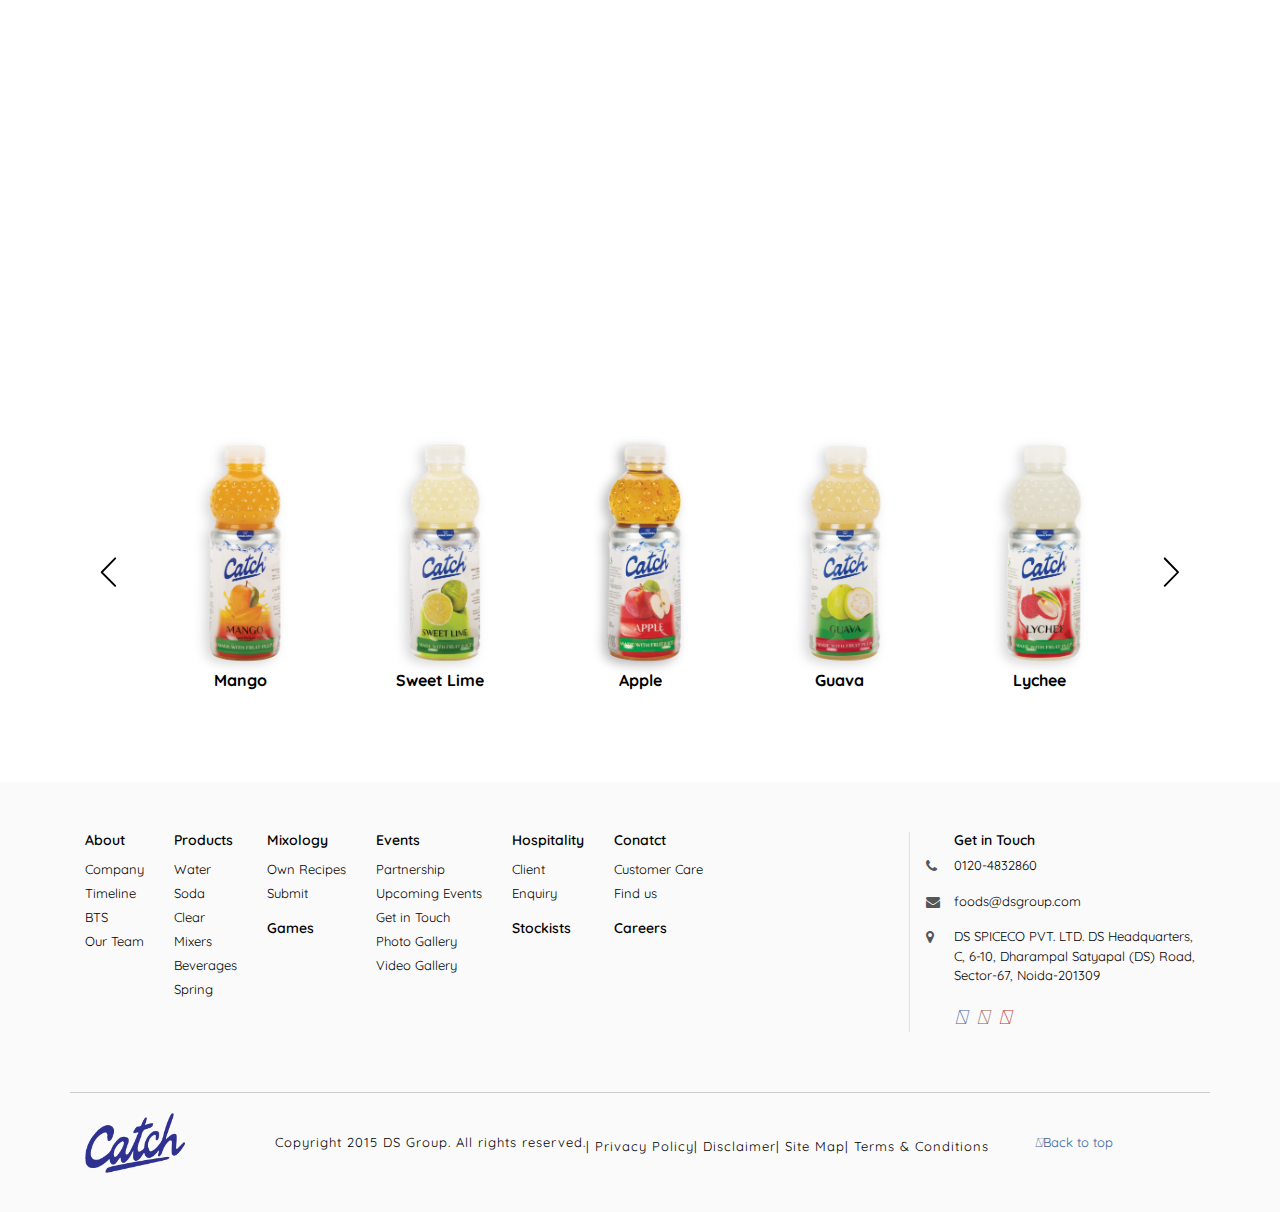
<file: sweet-lime.html>
<!DOCTYPE html>
<html lang="en" >

<head>
  <meta charset="UTF-8">
  <title>Sweet Lime</title>
  
    <link rel="stylesheet" href="css/style.css">
	<link rel="stylesheet" href="https://maxcdn.bootstrapcdn.com/bootstrap/4.0.0/css/bootstrap.min.css" integrity="sha384-Gn5384xqQ1aoWXA+058RXPxPg6fy4IWvTNh0E263XmFcJlSAwiGgFAW/dAiS6JXm" crossorigin="anonymous">
	<link rel="stylesheet" href="https://use.fontawesome.com/releases/v5.8.1/css/all.css" integrity="sha384-50oBUHEmvpQ+1lW4y57PTFmhCaXp0ML5d60M1M7uH2+nqUivzIebhndOJK28anvf" crossorigin="anonymous">
	<link rel="stylesheet" type="text/css" href="https://maxcdn.bootstrapcdn.com/font-awesome/4.7.0/css/font-awesome.min.css">
	 
	 <link href="https://fonts.googleapis.com/css?family=Quicksand:400,500,600&display=swap" rel="stylesheet">
	
	<style>
	  .footer {
     text-transform: initial;
    position: absolute;
    width: 100%;
    height: 430px;
    overflow: hidden;
    clip: rect(0, auto, auto, 0);
}

.section:nth-child(13) {
  background-color: #fff;
  color: #fff;
  top: 1120vh;
  z-index: 12;
}
.section:nth-child(13) .fixed {
  -webkit-transform: translate(-50%, -50%);
          transform: translate(-50%, -50%);
}

.more-cont {
       background-color: #bfd030;
}

.nutritional-fact {
    margin-bottom: 70px;
    margin-top: 50px;
    margin-left: 0;
    padding: 30px 40px;
    border: 2px solid #bfd030;
    margin-right: 0;
}
.main-hed {
    margin-bottom: 30px;
    text-align: center;
}
ul.nurients {
    padding:0px;
}

ul.nurients li {
    padding: 13px 10px 2px 10px;
    list-style-type: none;
}

ul.nurients li h6 span {
    float: right;
}

ul.nurients {
    border-top: 2px solid #bfd030;
    padding: 0px;
    border-bottom: 2px solid #bfd030;
}

.more-detail h6 {
    margin-bottom: 10px;
    font-weight: 600;
    color: #bfd030;
}

ul.nurients li.bb {
    border-bottom: 1px solid #ccc;
}

.banner2 {
    background: linear-gradient(45deg,#bfd030,#377438);
    text-align: center;
    padding: 70px 0;
	    color: #fff;
}
a.buy-button {
    box-shadow: 2px 4px 6px rgb(0,0,0,0.2);
    color: #bfd030;
    text-decoration: none;
    background: #fff;
    padding: 12px 20px;
}

	</style>
  
</head>

<body>

<header id="header" class="header clearfix">
 <div class="header-wrap clearfix">
  	 
	 
<nav id="mainnav" class="mainnav">
<div class="container">
 <a href="#"><img src="img/logo.png" alt="image" style="width:110px;"></a>

    <ul class="main-menu">
	  <li><a href="#">ABOUT</a></li>
	  <li><a href="#">PRODUCTS</a></li>
	  <li><a href="#">MIXOLOGY</a></li>
	  <li><a href="#">GAMES</a></li>
	  <li><a href="#">EVENTS</a></li>
	  <li><a href="#">STOCKISTS</a></li>
	  <li><a href="#">HOSPITALITY</a></li>
	  <li><a href="#">CAREERS</a></li>
	  <li><a href="#">CONTACT US</a></li>
	</ul>
</div>

<div class="product-menu-row" style="padding:0; margin:0;">
<!-- <div class="container">	  -->
	    <ul class="product-menu">
		  <li><a href="#" style="color: #2f3191;">PRODUCT > </a></li>
		  <li><a href="#">WATER</a>
		    <ul class="sub-product">
			  <li><a href="">SPARKLING</a></li>
			  <li><a href="">STILL</a></li>
			  <li><a href="">PREMIUM MINERAL<br> WATER</a></li>
			  <li><a href="">REGULAR MINERAL<br> WATER</a></li>
			</ul>
		  </li>
		  <li><a href="#">SODA</a>
		   <ul class="sub-product">
			  <li><a href="">CLUB SODA</a></li>
			  <li><a href="">PREMIUM BLACK<br> SODA</a></li>
			</ul>
		  </li>
		  <li><a href="#">CLEAR</a>
		    <ul class="sub-product">
			  <li><a href="">PEACH</a></li>
			  <li><a href="">LEMON AND LIME</a></li>
			  <li><a href="">BLACK CURRANT</a></li>
			  <li><a href="">GREEN APPLE</a></li>
			</ul>
		  </li>
		  <li><a href="#">MIXERS</a>
		    <ul class="sub-product">
			  <li><a href="">TONIC WATER</a></li>
			  <li><a href="">GINGER APPLE</a></li>
			</ul>
		  </li>
		  <li><a href="index.html">BEVERAGES</a>
		    <ul class="sub-product">
			  <li><a href="">MANGO</a></li>
			  <li><a href="">SWEET LIME</a></li>
			  <li><a href="">APPLE</a></li>
			  <li><a href="">GUAVA</a></li>
			  <li><a href="">LYCHEE</a></li>
			  <li><a href="">ORANGE</a></li>
			  <li><a href="">STRAWBERRY</a></li>
			  <li><a href="">FRESH LIME</a></li>
			  <li><a href="">PINK LEMONADE</a></li>
			  <li><a href="">MULTI FRUIT</a></li>
			</ul>
		  </li>
		  <li><a href="#">SPRING</a>
		    <ul class="sub-product">
			  <li><a href="">COLA</a></li>
			  <li><a href="">LEMON</a></li>
			  <li><a href="">ORANGE</a></li>
			  <li><a href="">SPRINT UP</a></li>
			  <li><a href="">JIRA DIGESTIVE</a></li>
			  <li><a href="">DIET COLA</a></li>
			</ul>
		  </li>
		</ul>
      <!-- </div> -->
	</div>
</nav>
	   	
 </div>	
</header>


<div class="more-cont">
	<div class="bg-color"></div>
  <div class="container">
    <div class="row">
        <div class="col-md-5">
           <div class="bottal-img">
			   <img src="img/b2.png">
		   </div>

            <div class="range container">
		     <div class="row">
                <div class="range600 col-4">
				  <img width="60%;" src="img/bb2.png">
				  <p>600 mL</p>
				</div>
				<div class="col-4">
                  <div class="range200">
				    <img width="35%;" src="img/sb2.png">
				    <p>200 mL</p>
                  </div>
				</div>
				<div class="col-4">
				  
				</div>
			 </div>
		   </div>

		</div>
		<div class="col-md-7">
           <div class="detail">
             <div class="row head">
				 <h1>JUICE BEVERAGES<br> SWEET LIME</h1>
				 <!-- <h6></h6> -->
				 <p>Lorem ipsum dolor sit amet, consectetur adipiscing elit, sed do eiusmod tempor incididunt ut labore et dolore magna aliqua. Ut enim ad minim veniam, quis nostrud exercitation ullamco laboris nisi ut aliquip ex ea commodo consequat. </p>
				  <a class="store-button" href="#">STORE LOCATOR</a>		
			 </div>
			 <div class="row nutritional-fact">
                <div class="all-facts">
				    <div class="main-hed">
					  <h4>NUTRITIONAL FACT</h4>
					  <p>(Typical value per 100ml)</p>
					</div>
                     <ul class="nurients"> 
						<li class="bb"><h6>ENERGY<span>55.72 Kcal</span></h6></li>
						<li class="bb"><h6>CARBOHYDRATE<span>13.92 g</span></h6></li>
						<li class="bb"><h6>SUGAR<span>13.35 g</span></h6></li>
						<li class="bb"><h6>PROTEIN<span>0 g</span></h6></li>
						<li><h6>FAT<span>0 g</span></h6></li>
					 </ul>
					<div class="more-detail ing">
					   <h6>INGRIDIENTS</h6>
					   <p>Lorem ipsum dolor sit amet, consectetuer adipiscing elit, sed diam nonummy nibh euismod tincidunt ut laoreet dolore magna aliquam erat volutpat. Ut wisi enim ad minim veniam, quis nostrud exerci tation</p>
                    </div>
                    <div class="more-detail">
					   <h6>STORAGE TIPS</h6>
					   <p>Lorem ipsum dolor sit amet, consectetuer adipiscing elit, sed diam nonummy nibh euismod tincidunt ut laoreet dolore magna aliquam erat volutpat. Ut wisi enim ad minim veniam, quis nostrud exerci tation</p>
					</div>
				</div>
				
			 </div>
		   </div>
		</div>
	</div>
  </div> 
</div>

<div class="banner2">
  <div class="container">
    <div class="row">
	 <div class="col">
	  <h2 style="text-transform:uppercase;">#Sweet Lime</h2>
	  <h2 style="text-transform:uppercase;">THE KING OF FRUITS</h2>
	</div>
    </div>	
	<div style="height:70px;" class="row"></div>
	<a href="" class="buy-button">BUY NOW</a>
  </div>
</div>

<div class="similar-hed">
  <div class="container">
    <h1>YOU MIGHT LIKE THESE TOO</h1>
  </div>
</div>

<!-- <div class="similar-products"> -->
  <!-- <div class="container"> -->
    <!-- <div class="row"> -->
	  <!-- <div class="col-md-6"> -->
	    <!-- <div class=""></div> -->
	  <!-- </div> -->
	  <!-- <div class="col-md-6"> -->
	    <!-- <div class=""></div> -->
	  <!-- </div> -->
	<!-- </div> -->
  <!-- </div> -->
<!-- </div> -->

<div class="container" id="my-slide">
	       <!-- <div class="title-section style2 "> -->
                    <!-- <h1 class="title">Explore the Range</h1> -->
            <!-- </div> -->
		<div id="mixedSlider3">
                    <div class="MS-content">
                        <a href="mango.html"><div class="item">
                            <div class="imgTitle">
                                
                                <img src="img/bb1.png" alt="" />
								<p class="itemTitle text-center"><strong>Mango</strong></p>
								
                            </div>
                        </div></a>
                        <a href="sweet-lime.html"><div class="item">
                            <div class="imgTitle">
                                
                                <img src="img/bb2.png" alt="" />
								<p class="itemTitle text-center"><strong>Sweet Lime</strong><p>
								
                            </div>
                        </div></a>
                        <a href="apple.html"><div class="item">
                            <div class="imgTitle">
                                
                                <img src="img/bb3.png" alt="" />
								<p class="itemTitle text-center"><strong>Apple</strong></p>
								
                            </div>
                        </div></a>
                        <a href="guava.html"><div class="item">
                            <div class="imgTitle">
                               
                                <img src="img/bb4.png" alt="" />
								<p class="itemTitle text-center"><strong>Guava</strong></p>
								
                            </div>
                        </div></a>
                        <a href="lychee.html"><div class="item">
                            <div class="imgTitle">                               
                                <img src="img/bb5.png" alt="" />
								<p class="itemTitle text-center"><strong>Lychee</strong></p>
								
                            </div>
                        </div></a>
						<a href="orange.html"><div class="item">
                            <div class="imgTitle">
                                
                                <img src="img/bb6.png" alt="" />
								<p class="itemTitle text-center"><strong>Orange</strong></p>
							
                            </div>
                        </div></a>
						<a href="strawberry.html"><div class="item">
                            <div class="imgTitle">
                                
                                <img src="img/bb7.png" alt="" />
								<p class="itemTitle text-center"><strong>Strawberry</strong></p>
								
                            </div>
                        </div></a>
						<a href="fresh-lime.html"><div class="item">
                            <div class="imgTitle">
                                
                                <img src="img/bb8.png" alt="" />
								<p class="itemTitle text-center"><strong>Fresh Lime</strong></p>
								
                            </div>
                        </div></a>
						<a href="pink-lamonade.html"><div class="item">
                            <div class="imgTitle">
                               
                                <img src="img/bb9.png" alt="" />
								<p class="itemTitle text-center"><strong>Pink Lemonade</strong></p>
								
                            </div>
                        </div></a>
						<a href="multi-fruit.html"><div class="item">
                            <div class="imgTitle">
                                
                                <img src="img/bb10.png" alt="" />
								<p class="itemTitle text-center"><strong>Multi Fruit</strong></p>
								
                            </div>
                        </div></a>
														                      
                    </div>
					
                    <div class="MS-controls">
                        <button class="MS-left"><img src="img/prev.svg"></button>
                        <button class="MS-right"><img src="img/next.svg"></button>
                    </div>
                </div>
	</div>


<div class="footer">
   <div class="container"> 
     <div class="row">
	  <div class="col-md-9">
	   <div class="footer-col">	   
	     <ul>
		   <h6><a href="">About</a></h6>
		   <li><a href="">Company</a></li>
		   <li><a href="">Timeline</a></li>
		   <li><a href="">BTS</a></li>
		   <li><a href="">Our Team</a></li>
		 </ul>
	   </div>
	   
	   <div class="footer-col">
	      <ul>
		    <h6><a href="">Products</a></h6>
		    <li><a href="">Water</a></li>
			<li><a href="">Soda</a></li>
			<li><a href="">Clear</a></li>
			<li><a href="">Mixers</a></li>
			<li><a href="">Beverages</a></li>
			<li><a href="">Spring</a></li>
		  </ul>
	   </div>
	   
	   <div class="footer-col">
	     <ul>
            <h6><a href="">Mixology</a></h6>
		    <li><a href="">Own Recipes</a></li>
			<li><a href="">Submit</a></li>			
		 </ul>
		 
		 <h6><a href="">Games</a></h6>
	   </div>
	   
	   <div class="footer-col">
	     <ul>
		   <h6><a href="">Events</a></h6>
		   <li><a href="">Partnership</a></li>
		   <li><a href="">Upcoming Events</a></li>
		   <li><a href="">Get in Touch</a></li>
		   <li><a href="">Photo Gallery</a></li>
		   <li><a href="">Video Gallery</a></li>
		 </ul>
	   </div>
	   
	   <div class="footer-col">

         <ul>
		   <h6><a href="">Hospitality</a></h6>
		   <li><a href="">Client</a></li>
		   <li><a href="">Enquiry</a></li>
		 </ul>
		 	     
		   <h6><a href="">Stockists</a></h6>
		   
	   </div>
	   
	   <div class="footer-col">

         <ul>
		   <h6><a href="">Conatct</a></h6>
		   <li><a href="">Customer Care</a></li>
		   <li><a href="">Find us</a></li>
		 </ul>
		 	     
		   <h6><a href="">Careers</a></h6>
		   
	   </div>
	   
	   <div  style="border-right: 1px solid #ccc; height:200px;" class="border-right"></div>
	   
	  </div>
	   
	   
	   <div class="col-md-3">
	      <div class="cont-detail">
		    <h6>Get in Touch</h6>
		    <p class="phone"><a href="tel:0120-4832860">0120-4832860</a></p>
			<p class="mail"><a href="mailto:foods@dsgroup.com">foods@dsgroup.com</a></p>
			<p class="add">DS SPICECO PVT. LTD. DS Headquarters,<br>C, 6-10, Dharampal Satyapal (DS) Road,<br> Sector-67, Noida-201309</p>
		  </div>
          <div class="social-icons">
		     <ul>
			   <li><a href="#"><i class="fab fa-facebook-square"></i></a></li>
			   <li><a href="#"><i class="fab fa-instagram"></i></a></li>
			   <li><a href="#"><i class="fab fa-youtube"></i></a></li>
			 </ul>
		  </div>		  
	   </div>
	   
	 </div>
	 
	 <div class="row bottom-footer">
	   <div class="col-md-2">
	      <img style="width:100px;" src="img/logo.png">
	   </div>
	   <div class="col-md-8">
	      <ul style="margin-top:20px;">
		    <li><p>Copyright 2015 DS Group. All rights reserved.</p></li>
			<li><a href="">| Privacy Policy</a></li>
			<li><a href="">| Disclaimer</a></li>
			<li><a href="">| Site Map</a></li>
			<li><a href="">| Terms & Conditions</a></li>
		  </ul>
	   </div>
	   <div class="col-md-2">
	      <p style="margin-top:20px;"><a style="color:#45619d;" href="#"><i class="fas fa-arrow-up"></i>Back to top</a></p>
	   </div>
	 </div>
	 
   </div>
</div>


  <script src='https://code.jquery.com/jquery-2.2.4.min.js'></script>
  <script src="js/multislider.min.js"></script> 
	
	<script>
     $('#mixedSlider3').multislider({
		    	duration: 2000,
		    	interval: 4000
		   });
	</script>

</body>

</html>
</file>
<file: css/style.css>
@import "https://fonts.googleapis.com/css?family=Sintony";
html {
  scroll-behavior: smooth;
}

body {
  padding: 0;
  margin: 0;
  font-family: "Quicksand", sans-serif !important;
}

ul.main-menu li {
    float: left;
    list-style-type: none;
    margin-right: 24px;
    font-size: 15px;
}

ul.main-menu li a, ul.main-menu li a:hover {
    color: #000;
    font-family: 'Quicksand', sans-serif;
    text-decoration: none;
    font-weight: 600;
}

ul.main-menu {
    float: right;
    margin-top: 15px;
}

ul.product-menu {
    margin-bottom: 0;
    padding-bottom: 8px;
    padding-top: 8px;
    padding-left:  27.5%;
    background-color: #fafafa;
    float: right;
    font-size: 13px;
    width: 100%;
}

ul.product-menu>li {
	    margin-right: 20px;
    float: left;
    list-style-type: none;
    text-decoration: none;
}

ul.product-menu>li:hover ul.sub-product {
	
	display:block;
}

ul.sub-product {
      padding: 0;
    display: none;
    position: absolute;
    margin-top: 2px;
	z-index: 100;
}

ul.sub-product>li {
    background-color: #fafafa;
    line-height: 1.8;
    list-style-type: none;
    padding: 5px 10px;
}

ul.sub-product>li:hover {
	background-color: #ccc;
	
}

ul.sub-product>li:hover a{
	color: #2f3191;
}

ul.product-menu>li a {
    color: #000;
    text-decoration: none;
}

 ul.product-menu>li a:hover {
	 color: #2f3191;
    text-decoration: none;
	 
 }

#header {

    margin-top: 30px;
}


.section {
     text-transform: initial;
    position: absolute;
    width: 100%;
    height: 100vh;
    letter-spacing: 0px;
    overflow: hidden;
    clip: rect(0, auto, auto, 0);
}
.section .fixed {
  overflow: hidden;
  position: fixed;
  top: 50%;
  left: 89%;
}

.fixed img {
    width: 52%;
}

.section .white {
  color: #fff;
}

.over {
    position: absolute;
    background-color: rgb(0,0,0,0.2);
    width: 100%;
    z-index: 999;
    height: 100vh;
}

.banner-hed {
    position: absolute;
    color: #fff;
    width: 100%;
    text-align: center;
    margin: 30px 0;
	z-index:9999;
	letter-spacing:0px;
}

.section:nth-child(1) {
  background-color: #fff;
  color: #000;
  /* top: 0; */
  z-index: 1;
}

.section:nth-child(1) .fixed {
  -webkit-transform: translate(-50%, -50%);
          transform: translate(-50%, -50%);
}

.section:nth-child(2) {
  background-color: #fff;
  color: #000;
  z-index: 1;
}

.section:nth-child(2) .fixed {
  -webkit-transform: translate(-50%, -50%);
          transform: translate(-50%, -50%);
}

.section:nth-child(3) {
  box-shadow: inset 0 1px 80px rgba(0, 0, 0, 0.14);
  background-color: #ffc709;
  color: #fff;
  top: 120vh;
  z-index: 2;
}
.section:nth-child(3) .fixed {
  -webkit-transform: translate(-50%, -50%);
          transform: translate(-50%, -50%);
}

.section:nth-child(4) {
  box-shadow: inset 0 1px 80px rgba(0, 0, 0, 0.14);
  background-color: #bfd030;
  color: #fff;
  top: 220vh;
  z-index: 3;
}
.section:nth-child(4) .fixed {
  -webkit-transform: translate(-50%, -50%);
          transform: translate(-50%, -50%);
}

.section:nth-child(5) {
  box-shadow: inset 0 1px 80px rgba(0, 0, 0, 0.14);
  background-color: #c32322;
  color: #fff;
  top: 320vh;
  z-index: 4;
}
.section:nth-child(5) .fixed {
  -webkit-transform: translate(-50%, -50%);
          transform: translate(-50%, -50%);
}

.section:nth-child(6) {
  box-shadow: inset 0 1px 80px rgba(0, 0, 0, 0.14);
  background-color: #77c043;
  color: #fff;
  top: 420vh;
  z-index: 5;
}
.section:nth-child(6) .fixed {
  -webkit-transform: translate(-50%, -50%);
          transform: translate(-50%, -50%);
}

.section:nth-child(7) {
  box-shadow: inset 0 1px 80px rgba(0, 0, 0, 0.14);
  background-color: #ef4123;
  color: #fff;
  top: 520vh;
  z-index: 6;
}
.section:nth-child(7) .fixed {
  -webkit-transform: translate(-50%, -50%);
          transform: translate(-50%, -50%);
}

.section:nth-child(8) {
  box-shadow: inset 0 1px 80px rgba(0, 0, 0, 0.14);
  background-color: #febe1c;
  color: #fff;
  top: 620vh;
  z-index: 7;
}
.section:nth-child(8) .fixed {
  -webkit-transform: translate(-50%, -50%);
          transform: translate(-50%, -50%);
}

.section:nth-child(9) {
  box-shadow: inset 0 1px 80px rgba(0, 0, 0, 0.14);
  background-color: #c92153;
  color: #fff;
  top: 720vh;
  z-index: 8;
}
.section:nth-child(9) .fixed {
  -webkit-transform: translate(-50%, -50%);
          transform: translate(-50%, -50%);
}

.section:nth-child(10) {
  box-shadow: inset 0 1px 80px rgba(0, 0, 0, 0.14);
  background-color: #00c980;
  color: #fff;
  top: 820vh;
  z-index: 9;
}
.section:nth-child(10) .fixed {
  -webkit-transform: translate(-50%, -50%);
          transform: translate(-50%, -50%);
}

.section:nth-child(11) {
  background-color: #f0658e;
  color: #fff;
  top: 920vh;
  z-index: 10;
}
.section:nth-child(11) .fixed {
  -webkit-transform: translate(-50%, -50%);
          transform: translate(-50%, -50%);
}

.section:nth-child(12) {
  background-color: #f8981d;
  color: #fff;
  top: 1020vh;
  z-index: 11;
}
.section:nth-child(12) .fixed {
  -webkit-transform: translate(-50%, -50%);
          transform: translate(-50%, -50%);
}


.button {
    background-color: #fff;
    text-decoration: none;
    color: #fff;
    font-size: 14px;
    padding: 13px 15px;
    font-weight: 500;
    box-shadow: 2px 4px 6px rgb(0,0,0,0.2);
}

 .button:hover {
    text-decoration: none;
    color: #fff;
}

.cont {
    position: absolute !IMPORTANT;
    top: 28%;
    left: 6%;
} 

.cont h1 {
    font-size: 60px;
    text-shadow: 3px 6px 8px #1e1e1e50;
}
.cont p {
    color: #f2f2f2;
    margin-bottom: 30px;
}

.footer ul {
    padding: 0;
}

.footer p {
    color:#000;
}
.footer ul li {
  	list-style-type:none;
}

.footer ul li a {
    font-size: 13px;
    color: #000;
    text-decoration: none;
}
.footer h6 a {
    color: #000;
    text-decoration: none;
    font-size: 14px;
	font-weight: 600;
}

.footer h6 {
    color: #000;
    /* text-decoration: none; */
    font-size: 14px;
	    font-weight: 600;
}
.footer p {
    color: #000;
    /* text-decoration: none; */
    font-size: 13px;
}
.footer p a {
    color: #000;
    /* text-decoration: none; */
    font-size: 13px;
}

.footer {
    padding-top: 50px;
    background-color: #fafafa;
}
.footer .social-icons ul li {
    float: left;
    text-decoration: none;
	list-style-type:none;
}

.footer .social-icons ul li a {
    font-size: 20px;
    margin-right: 10px;
}
.footer .footer-col {
    float: left;
    margin-right: 30px;
}
.cont-detail p.phone:before {
    content: "\f095";
    font-family: "FontAwesome";
    color: #565656;
    position: absolute;
    left: 1px;
    font-size: 14px;
}

.cont-detail p.mail:before {
    content: "\f0e0";
    font-family: "FontAwesome";
    color: #565656;
    position: absolute;
    left: 1px;
    font-size: 14px;
}


.cont-detail p.add:before {
    content: "\f041";
    font-family: "FontAwesome";
    color: #565656;
    position: absolute;
    left: 1px;
    font-size: 14px;
}

.cont-detail {
    padding-left: 14px;
}

.social-icons {
    margin-left: 15px;
}

i.fab.fa-facebook-square {
    color: #45619d;
}
i.fab.fa-instagram {
    color: #8c5d4d;
}
i.fab.fa-youtube {
    color: #c2302a;
}
.bottom-footer ul li {
    float: left;
    letter-spacing: 1px;
}
.row.bottom-footer {
    margin-top: 60px;
    padding-top: 20px;
    border-top: 1px solid #ccc;
}


.arrows {
	position:absolute;
	width: 60px;
	height: 72px;
	position: absolute;
	left: 50%;
	margin-left: -30px;
	bottom: 20px;
}

.arrows path {
	stroke: #fff;
	/* stroke: #000; */
	fill: transparent;
	stroke-width: 1px;	
	animation: arrow 2s infinite;
	-webkit-animation: arrow 2s infinite; 
}

@keyframes arrow
{
0% {opacity:0}
40% {opacity:1}
80% {opacity:0}
100% {opacity:0}
}

@-webkit-keyframes arrow /*Safari and Chrome*/
{
0% {opacity:0}
40% {opacity:1}
80% {opacity:0}
100% {opacity:0}
}

.arrows path.a1 {
	animation-delay:-1s;
	-webkit-animation-delay:-1s; /* Safari 和 Chrome */
}

.arrows path.a2 {
	animation-delay:-0.5s;
	-webkit-animation-delay:-0.5s; /* Safari 和 Chrome */
}

.arrows path.a3 {	
	animation-delay:0s;
	-webkit-animation-delay:0s; /* Safari 和 Chrome */
}

.bottal-img {
    text-align: center;
    position: sticky;
    top: 0;
    z-index: 1020;
	margin-bottom: 220px;
}
.bottal-img img {
      width:88%
}

.detail .store-button {
    color: #fff;
    border: 1px solid #fff;
    padding: 10px 15px;
    margin-top: 15px;
	text-decoration:none;
}

.detail .head {
    margin-top: 115px;
    margin-bottom: 200px;
}
.detail .head h1 {
        font-size: 60px;
    font-weight: bold;
    border-bottom: 2px solid #fff;
    padding-bottom: 20px;
    margin-bottom: 25px;
    color: #fff;
}
.detail .head p{
  color:#fff;
}


.ing {
    margin: 40px 0;
}

.bg-color {
    background-color: #fff;
    height: 125vh;
    position: absolute;
    top: 108vh;
    right: 0;
    left: 0;
}


.similar-hed {
    text-align: center;
    padding: 50px 0;
}

/* <!-- slider starts here --> */
 /* <!-- #mixedSlider3 .MS-controls .MS-left img { --> */
    /* <!-- width: 35px; --> */
/* <!-- } --> */

#mixedSlider3 .MS-controls .MS-left img {
    width: 35px;
}

#mixedSlider3 .MS-controls .MS-right img {
    width: 35px;
}


#mixedSlider3 {
  position: relative;
}
#mixedSlider3 .MS-content {
  white-space: nowrap;
  overflow: hidden;
  margin: 0 5%;
}
#mixedSlider3 .MS-content .item {
  display: inline-block;
  width: 20% ;
  position: relative;
  vertical-align: top;
  overflow: hidden;
  height: 290px;
  white-space: normal;
  padding: 0 10px;
}

#mixedSlider3 .MS-content .item .imgTitle .itemTitle {
  margin: 0;
  position: absolute;
   width: 90%;
   bottom: 10px;
  /* padding: 0 0 2px 10px; */
  font-size:16px;
  color:#000;
      <!-- margin-left: -10px; -->
}
#mixedSlider3 .MS-content .item .imgTitle img {
    height: auto;
    width: 100%;
    padding: 20px;
}
#mixedSlider3 .MS-controls button {
  position: absolute;
  border: none;
  background-color: transparent;
  outline: 0;
  font-size: 50px;
  top: 40%;
  color: rgba(0, 0, 0, 0.4);
  transition: 0.15s linear;
}
#mixedSlider3 .MS-controls button:hover {
  color: rgba(0, 0, 0, 0.8);
}

@media (max-width: 1024px){
#mixedSlider3 .MS-content .item {
    display: inline-block;
    width: 20%;
    position: relative;
    vertical-align: top;
    overflow: hidden;
    height: 240px;
    white-space: normal;
    padding: 0 10px;
}
 #mixedSlider3 .MS-controls button {
    font-size: 30px;
  }
}

@media (max-width: 992px) {
  #mixedSlider3 .MS-controls button {
    font-size: 30px;
  }
  #mixedSlider3 .MS-content .item {
    display: inline-block;
    width: 20%;
    position: relative;
    vertical-align: top;
    overflow: hidden;
    height: 240px;
    white-space: normal;
    padding: 0 10px;
}
}

@media (max-width: 991px) {
  #mixedSlider3 .MS-content .item {
    width: 50%;
  }
}

@media (max-width: 768px) {
	  #mixedSlider3 .MS-content .item {
    display: inline-block;
    width: 32%;
    position: relative;
    vertical-align: top;
    overflow: hidden;
    height: 260px;
    white-space: normal;
    padding: 0 10px;
}
	
}
@media (max-width: 767px) {
  #mixedSlider3 .MS-content .item {
    width: 100%;
  }
  
  #mixedSlider3 .MS-content .item {
    display: inline-block;
    width: 32%;
    position: relative;
    vertical-align: top;
    overflow: hidden;
    height: 260px;
    white-space: normal;
    padding: 0 10px;
}
 #mixedSlider3 .MS-controls button {
    font-size: 20px;
  }
  
 #mixedSlider3 .MS-controls .MS-left {
    left: -10px;
  }
   #mixedSlider3 .MS-controls .MS-right {
    right: -10px;
  }
  
}

#mixedSlider3 .MS-controls .MS-left {
  left: 0px;
}

#mixedSlider3 .MS-controls .MS-right {
  right: 0px;
}


@media (max-width: 500px) {
  #mixedSlider3 .MS-content .item {
    display: inline-block;
    width: 100%;
    position: relative;
    vertical-align: top;
    overflow: hidden;
    height: 440px;
    white-space: normal;
    padding: 0 10px;
}


}

@media (max-width: 375px) {
  #mixedSlider3 .MS-content .item {
    display: inline-block;
    width: 100%;
    position: relative;
    vertical-align: top;
    overflow: hidden;
    height: 400px;
    white-space: normal;
    padding: 0 10px;
}


}

@media (max-width: 320px) {
  #mixedSlider3 .MS-content .item {
    display: inline-block;
    width: 100%;
    position: relative;
    vertical-align: top;
    overflow: hidden;
    height: 320px;
    white-space: normal;
    padding: 0 10px;
}
}

#mixedSlider3 .MS-content .item:hover {
    background-color: #e6e6e6;
}

#mixedSlider3 .MS-content .item:hover .itemTitle{
  color:#2f3191;
}

div#my-slide {
    /* margin-top: 80px; */
    margin-bottom: 80px;
}
/* <!-- slider ends here --> */


.range {
	    text-align: center;
    position: absolute;
    bottom: 55px;
    width: 100%;
}
.range p {
    margin-left: 8px;
}
.range200 {
    position: absolute;
    bottom: 0;
}

.range200 img {
    margin-bottom: 6px;
}

@media (max-width:2650px) and (min-width:1920px) {
	 ul.product-menu {
    margin-bottom: 0;
    padding-bottom: 8px;
    padding-top: 8px;
    padding-left: 38% !important;
    background-color: #fafafa;
    float: right;
    font-size: 13px;
    width: 100%;
}

.bg-color {
    background-color: #fff;
    height: 72vh;
    position: absolute;
    top: 63vh;
    right: 0;
    left: 0;
}
	
}
</file>
